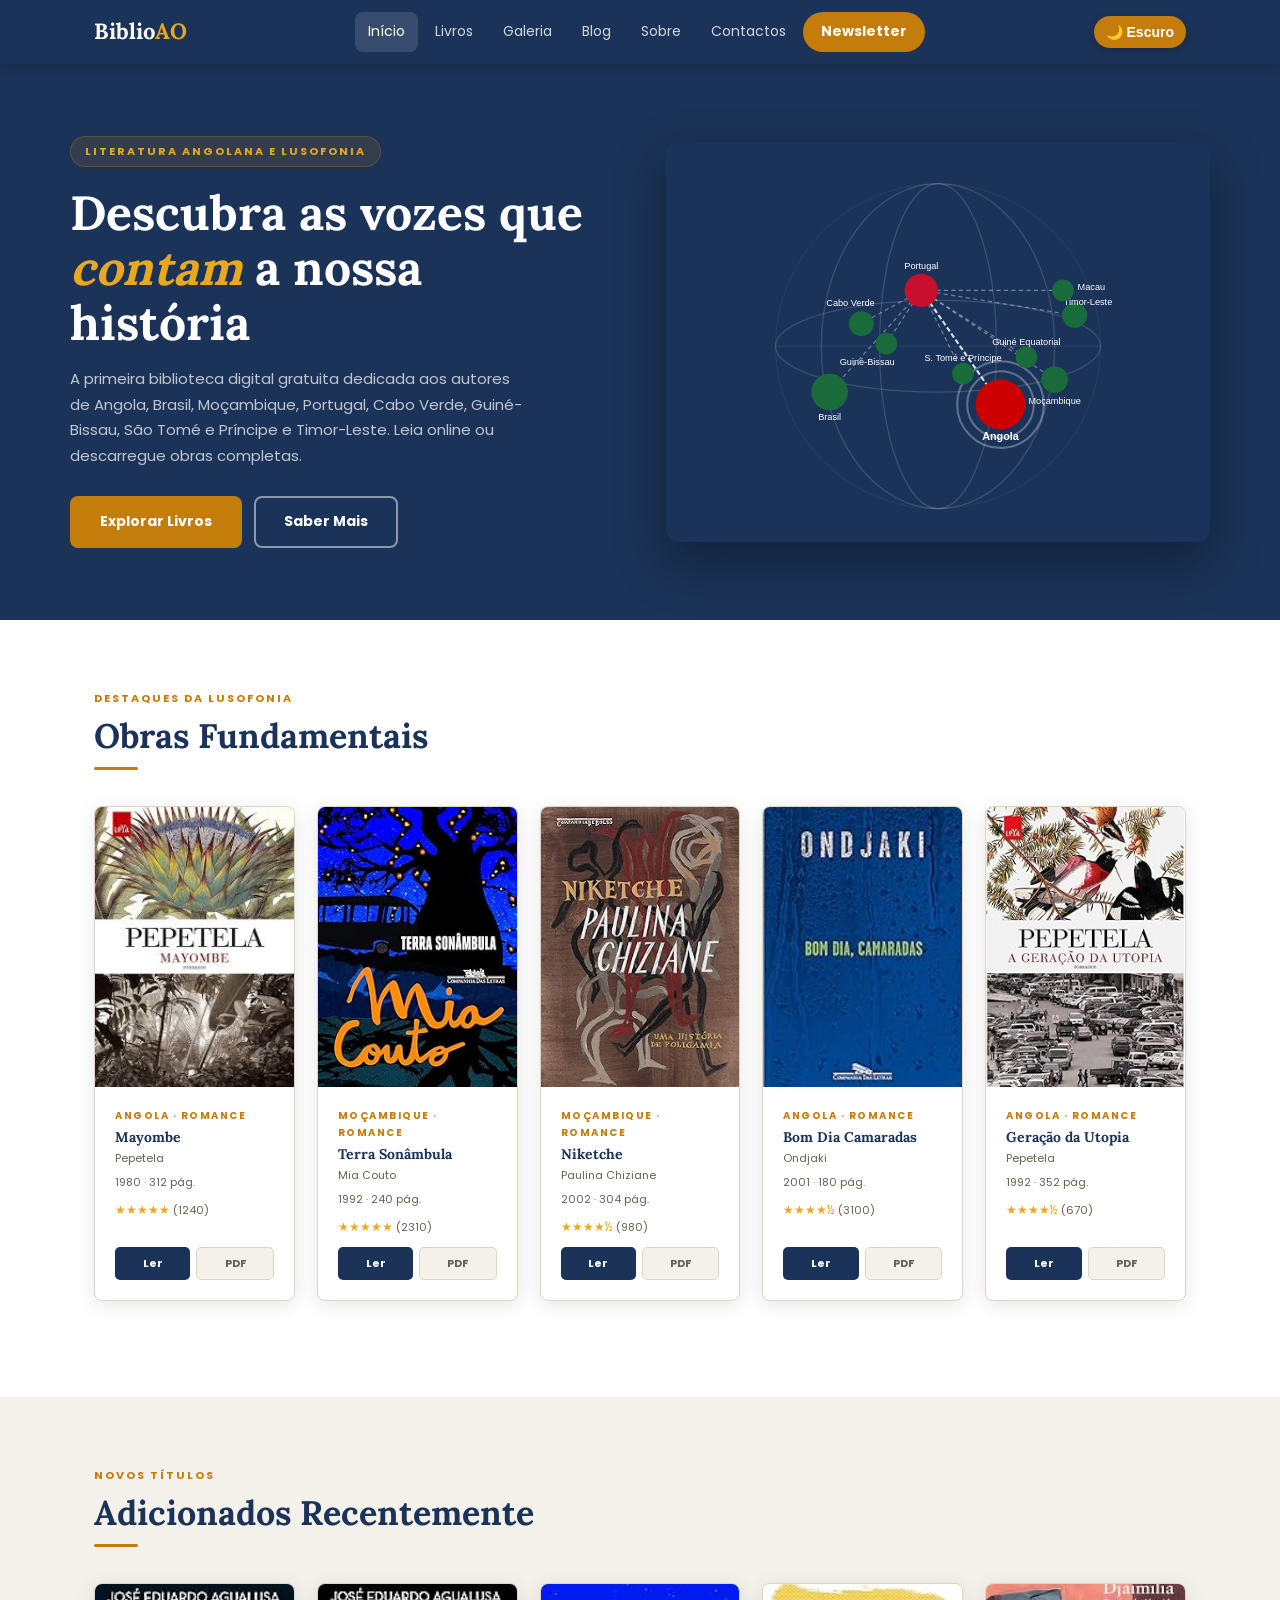
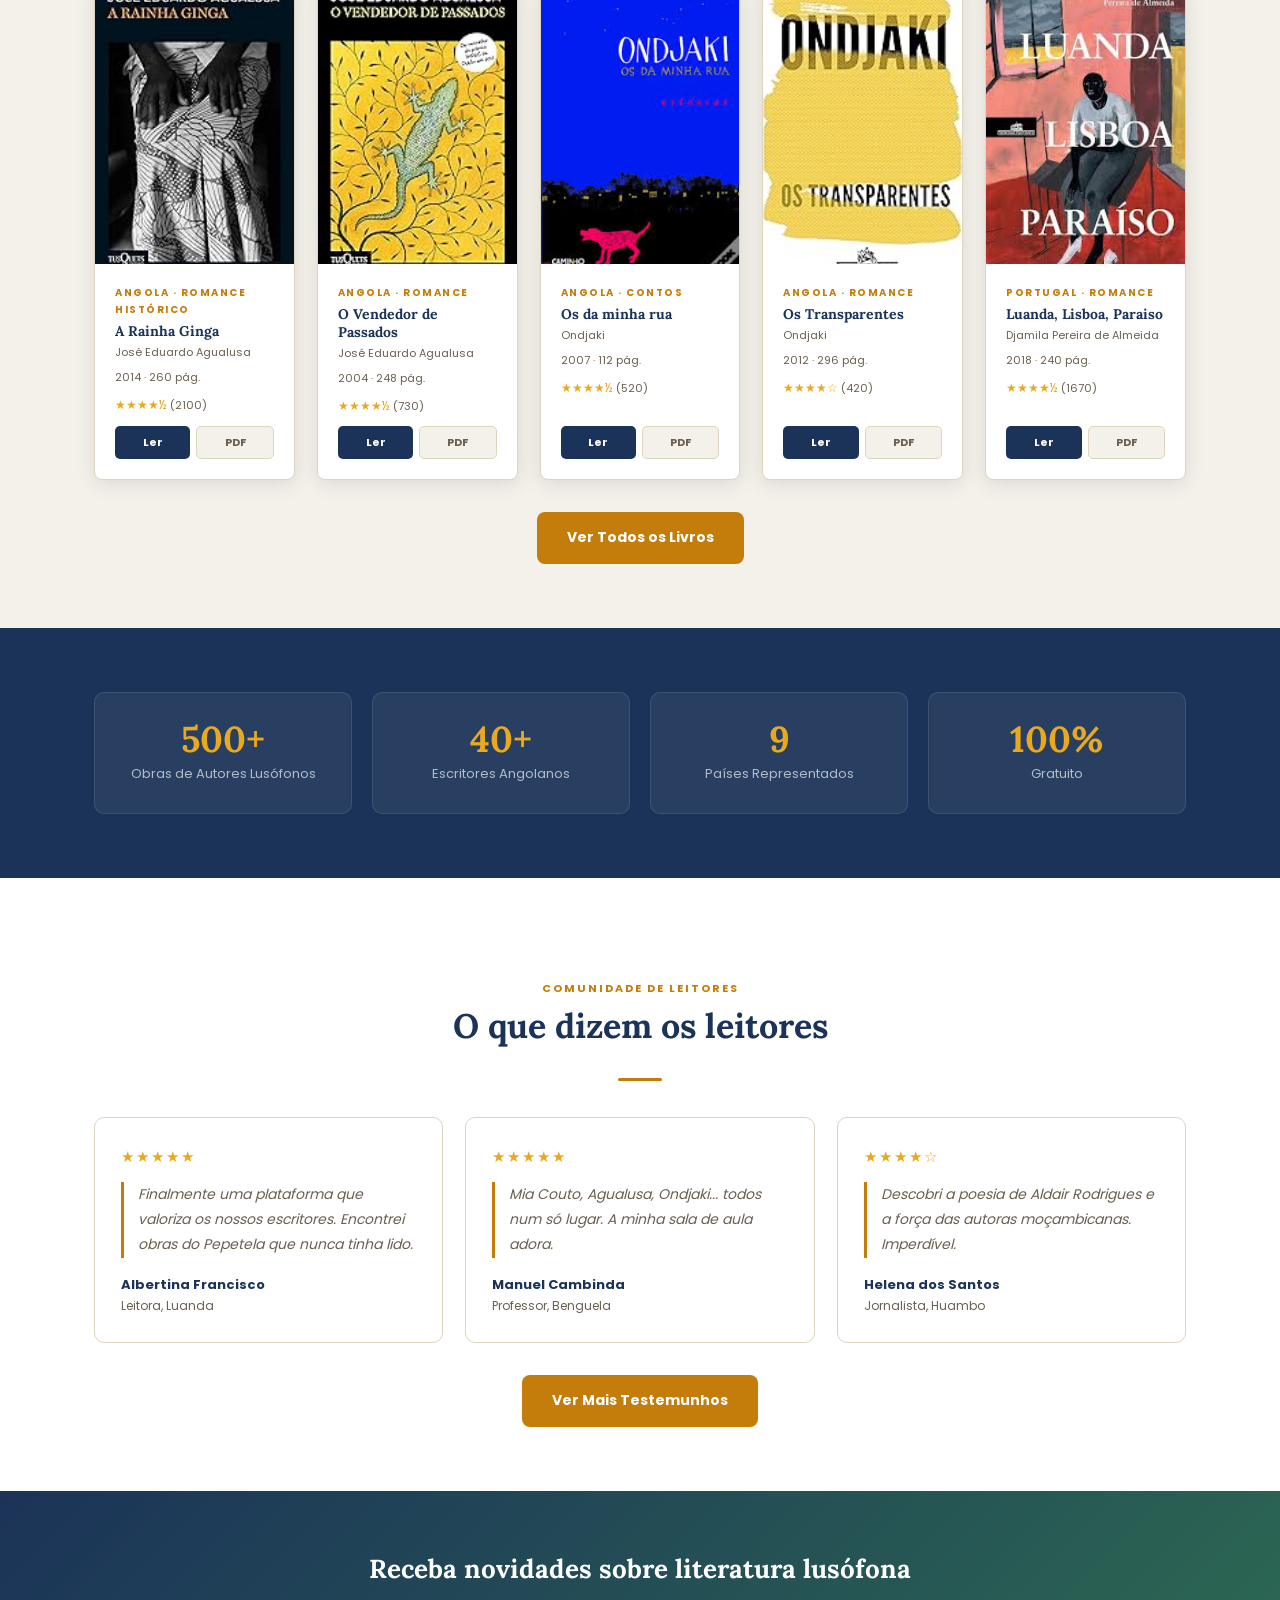
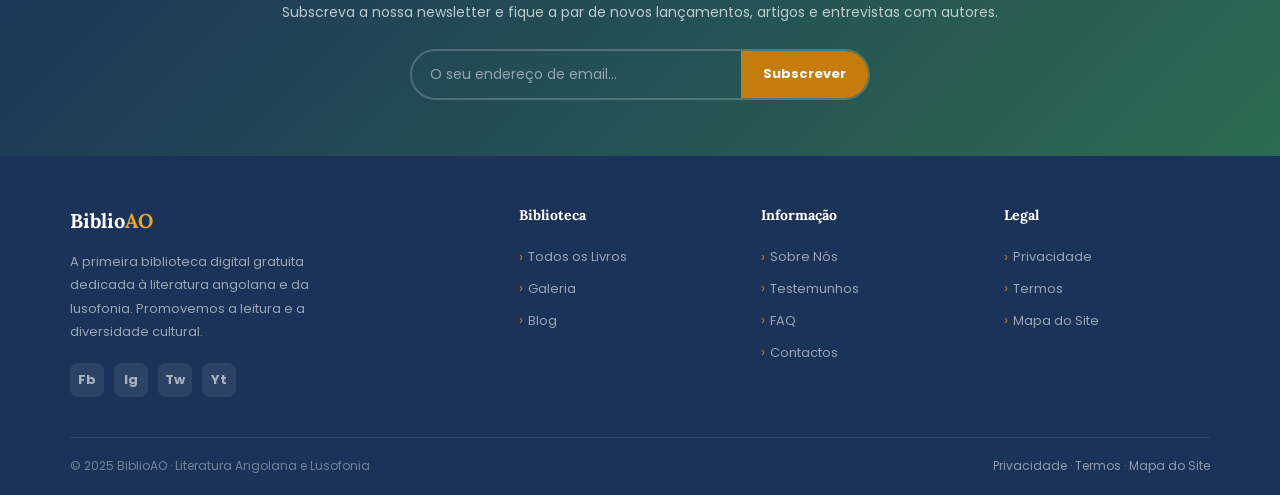
<file: index.html>
<!DOCTYPE html>
<html lang="pt">

<head>
  
  <script async src="https://www.googletagmanager.com/gtag/js?id=G-L528276ZMW"></script>
  <script>
    window.dataLayer = window.dataLayer || [];
      function gtag(){dataLayer.push(arguments);}
        gtag('js', new Date());
        
          gtag('config', 'G-L528276ZMW');
          </script>
  <meta charset="UTF-8">
  <meta name="viewport" content="width=device-width, initial-scale=1.0">
  <meta name="description" content="BiblioAO — A primeira biblioteca digital gratuita dedicada à literatura angolana e da lusofonia. Centenas de livros de Angola, Brasil, Moçambique, Portugal, Cabo Verde, Guiné-Bissau, São Tomé e Príncipe e Timor-Leste.">
  <title>BiblioAO — Literatura Angolana e Lusofonia</title>
  <link rel="icon" href="fontes/favicon.svg" type="image/svg+xml">
  <link rel="stylesheet" href="css/global.css">
  <link rel="stylesheet" href="css/componentes.css">
  <link rel="stylesheet" href="css/index.css">
</head>
<body>
  <input type="checkbox" id="nav-toggle" class="nav-toggle">
  <header class="nav">
    <div class="nav-interior">
      <a href="index.html" class="nav-logo">Biblio<span>AO</span></a>
      <nav class="nav-links" aria-label="Menu principal">
        <a href="index.html" class="ativo">Início</a>
        <a href="html/categorias.html">Livros</a>
        <a href="html/galeria.html">Galeria</a>
        <a href="html/blog.html">Blog</a>
        <a href="html/sobre-nos.html">Sobre</a>
        <a href="html/contactos.html">Contactos</a>
        <a href="html/newsletter.html" class="nav-btn">Newsletter</a>
      </nav>

      <button id="btn-tema" class="btn-tema-alternar" aria-label="Alternar tema">
        <span class="icone-sol">☀️</span>
        <span class="icone-lua">🌙</span>
      </button>

      <label for="nav-toggle" class="nav-toggle-label" aria-label="Menu" aria-expanded="false">
        <span></span>
        <span></span>
        <span></span>
      </label>
    </div>
    <nav class="nav-mobile" aria-label="Menu mobile">
      <a href="index.html">Início</a>
      <a href="html/categorias.html">Livros</a>
      <a href="html/galeria.html">Galeria</a>
      <a href="html/blog.html">Blog</a>
      <a href="html/sobre-nos.html">Sobre</a>
      <a href="html/contactos.html">Contactos</a>
      <a href="html/newsletter.html">Newsletter</a>
    </nav>
  </header>

  <main>
    <section class="hero">
      <div class="hero-grid">
        <div class="hero-texto">
          <div class="hero-tag">Literatura Angolana e Lusofonia</div>
          <h1>Descubra as vozes que <em>contam</em> a nossa história</h1>
          <p class="hero-desc">A primeira biblioteca digital gratuita dedicada aos autores de Angola, Brasil, Moçambique, Portugal, Cabo Verde, Guiné-Bissau, São Tomé e Príncipe e Timor-Leste. Leia online ou descarregue obras completas.</p>
          <div class="hero-botoes">
            <a href="html/categorias.html" class="btn btn-principal">Explorar Livros</a>
            <a href="html/sobre-nos.html" class="btn btn-contorno">Saber Mais</a>
          </div>
        </div>
        <div class="hero-img">
          <img src="imagens/hero.svg" alt="Prateleira com livros de autores lusófonos" width="600" height="400">
        </div>
      </div>
    </section>

    <section class="secao">
      <div class="container">
        <div class="etiqueta">Destaques da Lusofonia</div>
        <h2 class="titulo-secao">Obras Fundamentais</h2>
        <div class="linha-dourada"></div>
        <div class="grelha-livros">
          <div class="livro-card">
            <img src="imagens/mayombe.jpg" alt="Mayombe - Pepetela" width="120" height="180">
            <div class="livro-info">
              <div class="livro-cat">Angola · Romance</div>
              <div class="livro-titulo">Mayombe</div>
              <div class="livro-autor">Pepetela</div>
              <div class="livro-meta">1980 · 312 pág.</div>
              <div class="livro-stars">★★★★★ <span>(1240)</span></div>
              <div class="livro-acoes">
                <button class="btn-ler">Ler</button>
                <button class="btn-baixar">PDF</button>
              </div>
            </div>
          </div>
          <div class="livro-card">
            <img src="imagens/terra-sonambula.jpg" alt="Terra Sonâmbula - Mia Couto" width="120" height="180">
            <div class="livro-info">
              <div class="livro-cat">Moçambique · Romance</div>
              <div class="livro-titulo">Terra Sonâmbula</div>
              <div class="livro-autor">Mia Couto</div>
              <div class="livro-meta">1992 · 240 pág.</div>
              <div class="livro-stars">★★★★★ <span>(2310)</span></div>
              <div class="livro-acoes">
                <button class="btn-ler">Ler</button>
                <button class="btn-baixar">PDF</button>
              </div>
            </div>
          </div>
          <div class="livro-card">
            <img src="imagens/niketche.jpg" alt="Niketche - Paulina Chiziane" width="120" height="180">
            <div class="livro-info">
              <div class="livro-cat">Moçambique · Romance</div>
              <div class="livro-titulo">Niketche</div>
              <div class="livro-autor">Paulina Chiziane</div>
              <div class="livro-meta">2002 · 304 pág.</div>
              <div class="livro-stars">★★★★½ <span>(980)</span></div>
              <div class="livro-acoes">
                <button class="btn-ler">Ler</button>
                <button class="btn-baixar">PDF</button>
              </div>
            </div>
          </div>
          <div class="livro-card">
            <img src="imagens/bom-dia-camaradas.jpg" alt="Bom Dia Camaradas - Ondjaki" width="120" height="180">
            <div class="livro-info">
              <div class="livro-cat">Angola · Romance</div>
              <div class="livro-titulo">Bom Dia Camaradas</div>
              <div class="livro-autor">Ondjaki</div>
              <div class="livro-meta">2001 · 180 pág.</div>
              <div class="livro-stars">★★★★½ <span>(3100)</span></div>
              <div class="livro-acoes">
                <button class="btn-ler">Ler</button>
                <button class="btn-baixar">PDF</button>
              </div>
            </div>
          </div>
          <div class="livro-card">
            <img src="imagens/geracao-da-utopia.jpg" alt="Geração da Utopia - Pepetela" width="120" height="180">
            <div class="livro-info">
              <div class="livro-cat">Angola · Romance</div>
              <div class="livro-titulo">Geração da Utopia</div>
              <div class="livro-autor">Pepetela</div>
              <div class="livro-meta">1992 · 352 pág.</div>
              <div class="livro-stars">★★★★½ <span>(670)</span></div>
              <div class="livro-acoes">
                <button class="btn-ler">Ler</button>
                <button class="btn-baixar">PDF</button>
              </div>
            </div>
          </div>
        </div>
      </div>
    </section>

    <section class="secao secao-cinza">
      <div class="container">
        <div class="etiqueta">Novos Títulos</div>
        <h2 class="titulo-secao">Adicionados Recentemente</h2>
        <div class="linha-dourada"></div>
        <div class="grelha-livros">
          <div class="livro-card">
            <img src="imagens/rainha-ginga.jpg" alt="A Rainha Ginga - Agualusa" width="120" height="180">
            <div class="livro-info">
              <div class="livro-cat">Angola · Romance Histórico</div>
              <div class="livro-titulo">A Rainha Ginga</div>
              <div class="livro-autor">José Eduardo Agualusa</div>
              <div class="livro-meta">2014 · 260 pág.</div>
              <div class="livro-stars">★★★★½ <span>(2100)</span></div>
              <div class="livro-acoes">
                <button class="btn-ler">Ler</button>
                <button class="btn-baixar">PDF</button>
              </div>
            </div>
          </div>
          <div class="livro-card">
            <img src="imagens/o-vendedor-de-passados.jpg" alt="O Vendedor de Passados - Agualusa" width="120" height="180">
            <div class="livro-info">
              <div class="livro-cat">Angola · Romance</div>
              <div class="livro-titulo">O Vendedor de Passados</div>
              <div class="livro-autor">José Eduardo Agualusa</div>
              <div class="livro-meta">2004 · 248 pág.</div>
              <div class="livro-stars">★★★★½ <span>(730)</span></div>
              <div class="livro-acoes">
                <button class="btn-ler">Ler</button>
                <button class="btn-baixar">PDF</button>
              </div>
            </div>
          </div>
          <div class="livro-card">
            <img src="imagens/minha-rua.jpg" alt="Os da minha rua" width="120" height="180">
            <div class="livro-info">
              <div class="livro-cat">Angola · Contos</div>
              <div class="livro-titulo">Os da minha rua</div>
              <div class="livro-autor">Ondjaki</div>
              <div class="livro-meta">2007 · 112 pág.</div>
              <div class="livro-stars">★★★★½ <span>(520)</span></div>
              <div class="livro-acoes">
                <button class="btn-ler">Ler</button>
                <button class="btn-baixar">PDF</button>
              </div>
            </div>
          </div>
          <div class="livro-card">
            <img src="imagens/os-transparentes.jpg" alt="Os Transparentes - Ondjaki" width="120" height="180">
            <div class="livro-info">
              <div class="livro-cat">Angola · Romance</div>
              <div class="livro-titulo">Os Transparentes</div>
              <div class="livro-autor">Ondjaki</div>
              <div class="livro-meta">2012 · 296 pág.</div>
              <div class="livro-stars">★★★★☆ <span>(420)</span></div>
              <div class="livro-acoes">
                <button class="btn-ler">Ler</button>
                <button class="btn-baixar">PDF</button>
              </div>
            </div>
          </div>
          <div class="livro-card">
            <img src="imagens/paraiso.jpg" alt="Luanda,Lisboa,Paraiso" width="120" height="180">
            <div class="livro-info">
              <div class="livro-cat">Portugal · Romance</div>
              <div class="livro-titulo">Luanda, Lisboa, Paraiso</div>
              <div class="livro-autor">Djamila Pereira de Almeida</div>
              <div class="livro-meta">2018 · 240 pág.</div>
              <div class="livro-stars">★★★★½ <span>(1670)</span></div>
              <div class="livro-acoes">
                <button class="btn-ler">Ler</button>
                <button class="btn-baixar">PDF</button>
              </div>
            </div>
          </div>
        </div>
        <div class="centro">
          <a href="html/categorias.html" class="btn btn-principal">Ver Todos os Livros</a>
        </div>
      </div>
    </section>

    <section class="secao secao-azul">
      <div class="container">
        <div class="stats-grid">
          <div class="stat">
            <div class="stat-num">500+</div>
            <div class="stat-label">Obras de Autores Lusófonos</div>
          </div>
          <div class="stat">
            <div class="stat-num">40+</div>
            <div class="stat-label">Escritores Angolanos</div>
          </div>
          <div class="stat">
            <div class="stat-num">9</div>
            <div class="stat-label">Países Representados</div>
          </div>
          <div class="stat">
            <div class="stat-num">100%</div>
            <div class="stat-label">Gratuito</div>
          </div>
        </div>
      </div>
    </section>

    <section class="secao">
      <div class="container">
        <div class="centro">
          <div class="etiqueta">Comunidade de Leitores</div>
          <h2 class="titulo-secao">O que dizem os leitores</h2>
          <div class="linha-dourada centro"></div>
        </div>
        <div class="testemunhos-grid">
          <div class="testemunho">
            <div class="testemunho-stars">★★★★★</div>
            <p class="testemunho-texto">Finalmente uma plataforma que valoriza os nossos escritores. Encontrei obras do Pepetela que nunca tinha lido.</p>
            <div class="testemunho-nome">Albertina Francisco</div>
            <div class="testemunho-cargo">Leitora, Luanda</div>
          </div>
          <div class="testemunho">
            <div class="testemunho-stars">★★★★★</div>
            <p class="testemunho-texto">Mia Couto, Agualusa, Ondjaki... todos num só lugar. A minha sala de aula adora.</p>
            <div class="testemunho-nome">Manuel Cambinda</div>
            <div class="testemunho-cargo">Professor, Benguela</div>
          </div>
          <div class="testemunho">
            <div class="testemunho-stars">★★★★☆</div>
            <p class="testemunho-texto">Descobri a poesia de Aldair Rodrigues e a força das autoras moçambicanas. Imperdível.</p>
            <div class="testemunho-nome">Helena dos Santos</div>
            <div class="testemunho-cargo">Jornalista, Huambo</div>
          </div>
        </div>
        <div class="centro">
          <a href="html/testemunhos.html" class="btn btn-principal">Ver Mais Testemunhos</a>
        </div>
      </div>
    </section>

    <section class="nl-inline">
      <h2>Receba novidades sobre literatura lusófona</h2>
      <p>Subscreva a nossa newsletter e fique a par de novos lançamentos, artigos e entrevistas com autores.</p>
      <form class="nl-form-inline" action="html/newsletter.html" method="post">
        <input type="email" name="email" placeholder="O seu endereço de email...">
        <button><a href="html/newsletter.html">Subscrever</a></button>
      </form>
    </section>
  </main>

  <footer class="rodape">
    <div class="rodape-grid">
      <div>
        <div class="rodape-logo">Biblio<span>AO</span></div>
        <p class="rodape-desc">A primeira biblioteca digital gratuita dedicada à literatura angolana e da lusofonia. Promovemos a leitura e a diversidade cultural.</p>
        <div class="rodape-redes">
          <a href="https://www.facebook.com/juliomalanda.junior" aria-label="Facebook">Fb</a>
          <a href="https://www.instagram.com/juliomalanda/" aria-label="Instagram">Ig</a>
          <a href="#" aria-label="Twitter">Tw</a>
          <a href="#" aria-label="YouTube">Yt</a>
        </div>
      </div>
      <div class="rodape-col">
        <div class="rodape-col-titulo">Biblioteca</div>
        <a href="html/categorias.html">Todos os Livros</a>
        <a href="html/galeria.html">Galeria</a>
        <a href="html/blog.html">Blog</a>
      </div>
      <div class="rodape-col">
        <div class="rodape-col-titulo">Informação</div>
        <a href="html/sobre-nos.html">Sobre Nós</a>
        <a href="html/testemunhos.html">Testemunhos</a>
        <a href="html/faq.html">FAQ</a>
        <a href="html/contactos.html">Contactos</a>
      </div>
      <div class="rodape-col">
        <div class="rodape-col-titulo">Legal</div>
        <a href="html/privacidade.html">Privacidade</a>
        <a href="html/termos.html">Termos</a>
        <a href="html/mapa-do-site.html">Mapa do Site</a>
      </div>
    </div>
    <div class="rodape-base">
      <span>&copy; 2025 BiblioAO · Literatura Angolana e Lusofonia</span>
      <span>
        <a href="html/privacidade.html">Privacidade</a> &middot;
        <a href="html/termos.html">Termos</a> &middot;
        <a href="html/mapa-do-site.html">Mapa do Site</a>
      </span>
    </div>
  </footer>

  <button id="btn-topo" title="Voltar ao topo">↑</button>
  <script src="javaScript/app.js"></script>
</body>
</html>
</file>
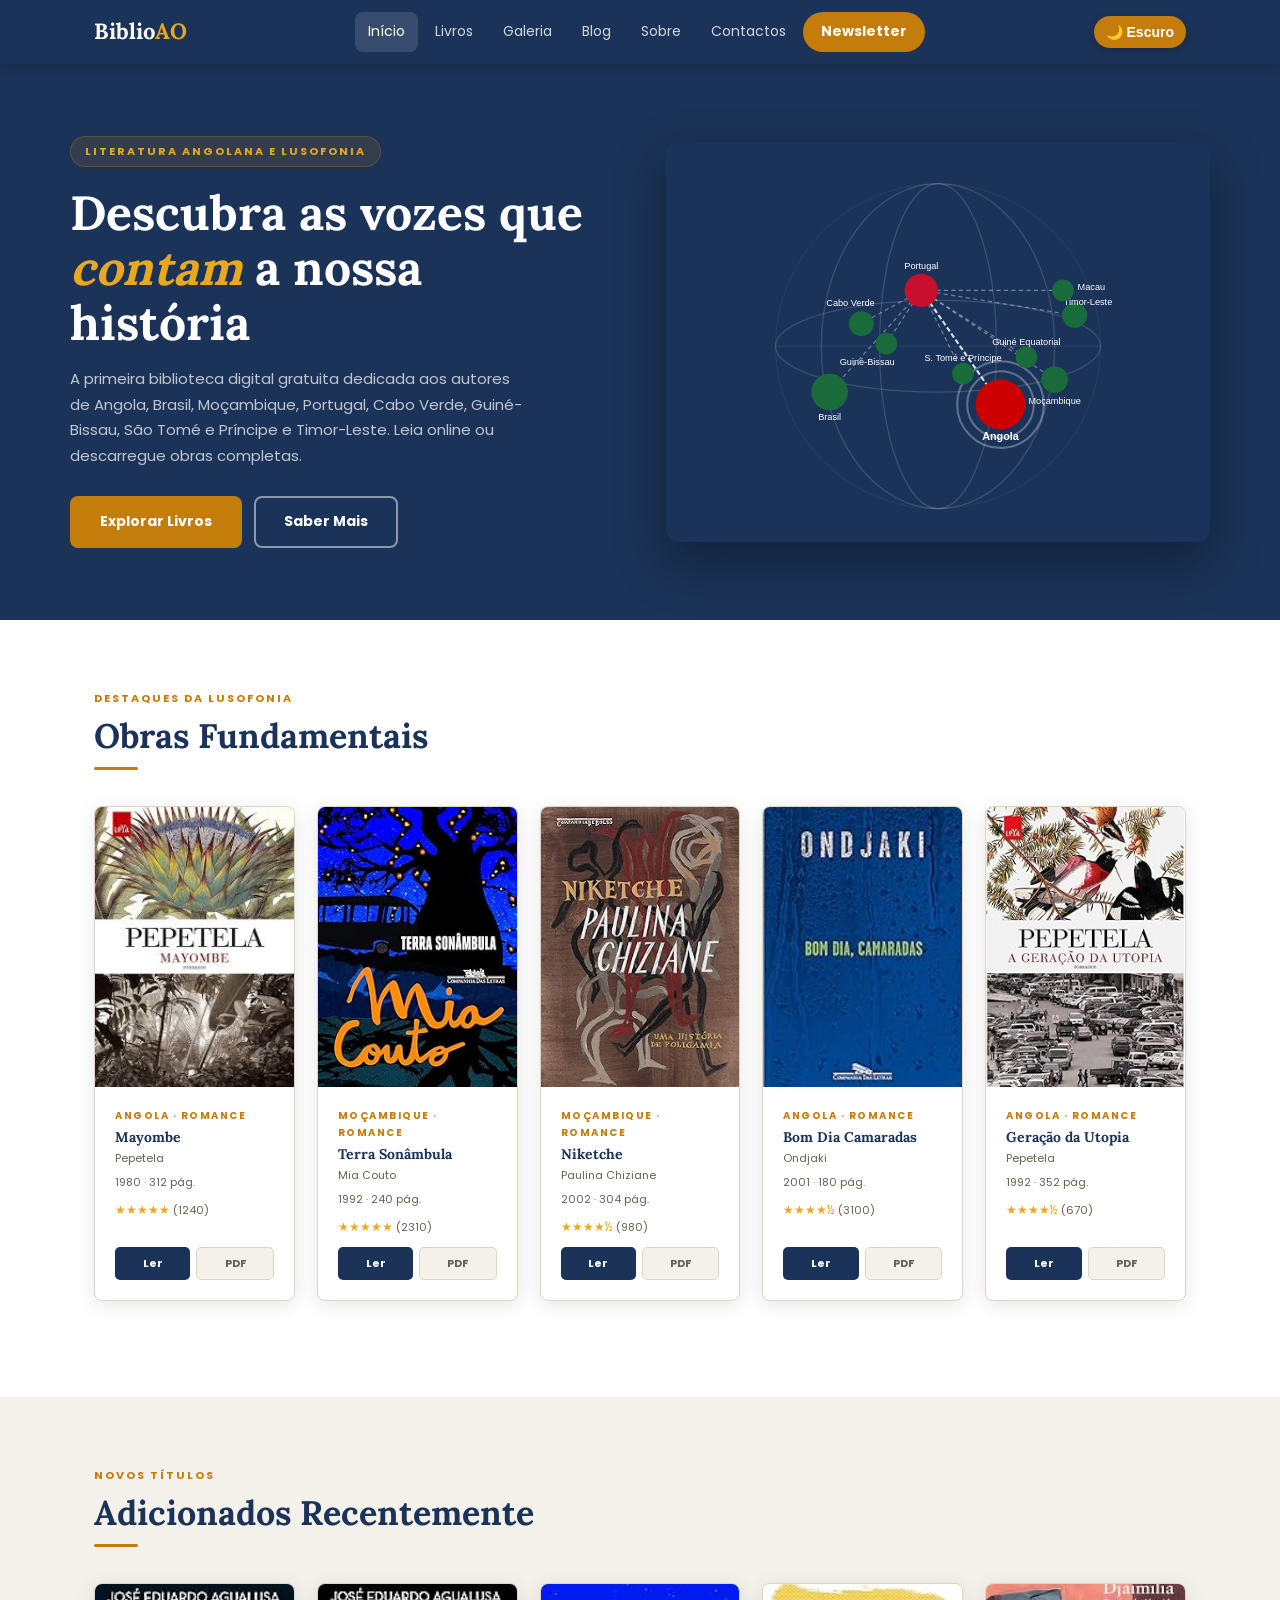
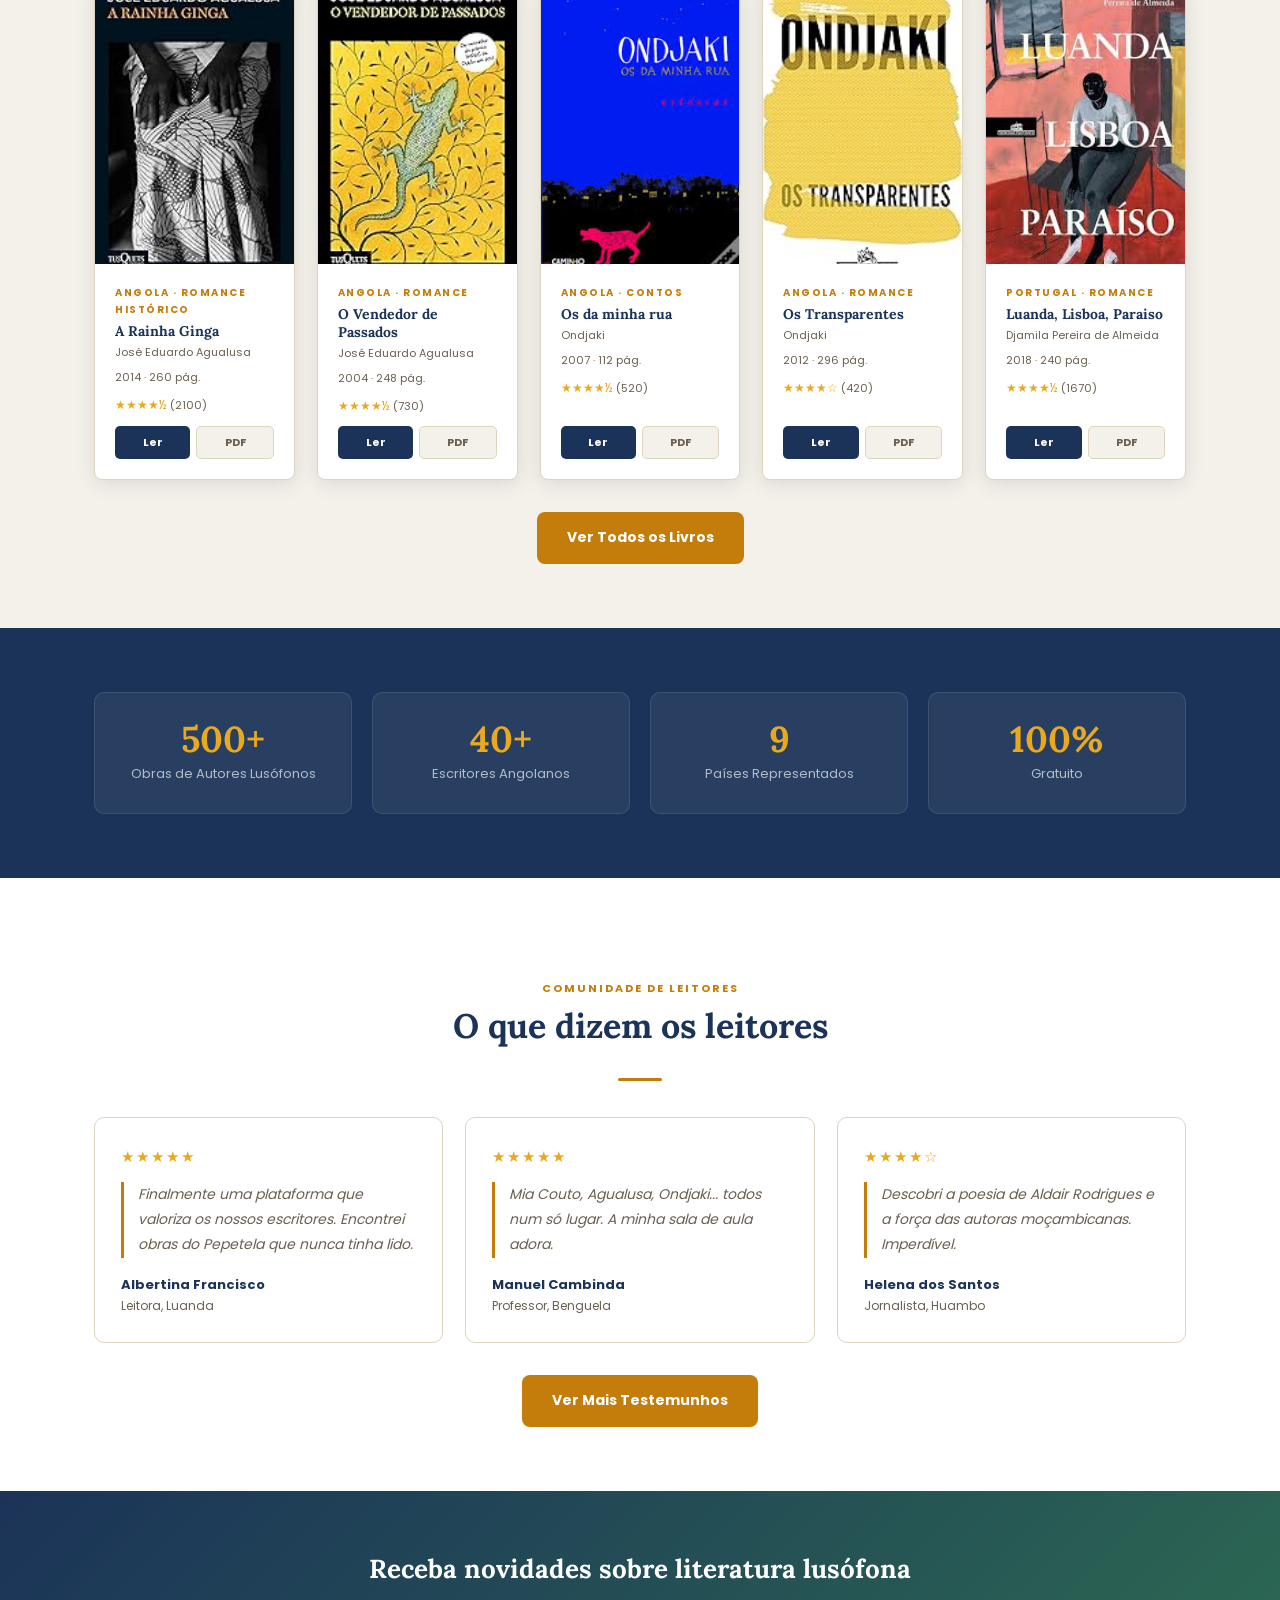
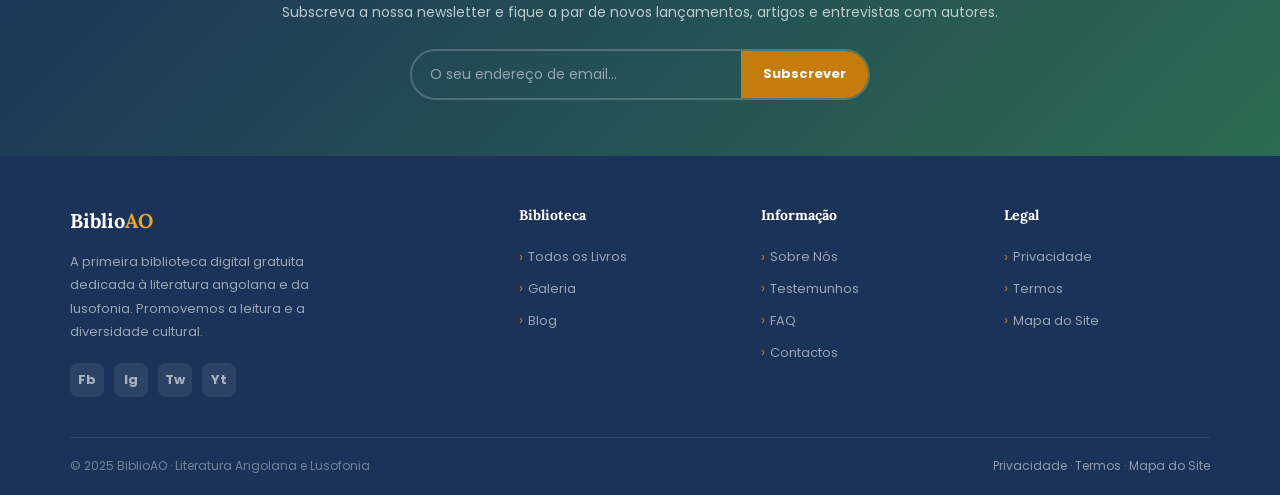
<file: html/index.html>
<!DOCTYPE html>
<html lang="pt">
<head>
  
  <script async src="https://www.googletagmanager.com/gtag/js?id=G-L528276ZMW"></script>
  <script>
    window.dataLayer = window.dataLayer || [];
      function gtag(){dataLayer.push(arguments);}
        gtag('js', new Date());
        
          gtag('config', 'G-L528276ZMW');
          </script>
  <meta charset="UTF-8">
  <meta name="viewport" content="width=device-width, initial-scale=1.0">
  <meta name="description" content="BiblioAO — A primeira biblioteca digital gratuita dedicada à literatura angolana e da lusofonia. Centenas de livros de Angola, Brasil, Moçambique, Portugal, Cabo Verde, Guiné-Bissau, São Tomé e Príncipe e Timor-Leste.">
  <title>BiblioAO — Literatura Angolana e Lusofonia</title>
  <link rel="icon" href="../fontes/favicon.svg" type="image/svg+xml">
  <link rel="stylesheet" href="../css/global.css">
  <link rel="stylesheet" href="../css/componentes.css">
  <link rel="stylesheet" href="../css/index.css">

</head>
<body>
  <input type="checkbox" id="nav-toggle" class="nav-toggle">
  <header class="nav">
    <div class="nav-interior">
      <a href="index.html" class="nav-logo">Biblio<span>AO</span></a>
      <nav class="nav-links" aria-label="Menu principal">
        <a href="index.html" class="ativo">Início</a>
        <a href="categorias.html">Livros</a>
        <a href="galeria.html">Galeria</a>
        <a href="blog.html">Blog</a>
        <a href="sobre-nos.html">Sobre</a>
        <a href="contactos.html">Contactos</a>
        <a href="newsletter.html" class="nav-btn">Newsletter</a>
      </nav>

      <button id="btn-tema" class="btn-tema-alternar" aria-label="Alternar tema">
        <span class="icone-sol">☀️</span>
        <span class="icone-lua">🌙</span>
    </button>


      <label for="nav-toggle" class="nav-toggle-label" aria-label="Menu" aria-expanded="false">
        <span></span>
        <span></span>
        <span></span>
      </label>
    </div>
    <nav class="nav-mobile" aria-label="Menu mobile">
      <a href="index.html">Início</a>
      <a href="categorias.html">Livros</a>
      <a href="galeria.html">Galeria</a>
      <a href="blog.html">Blog</a>
      <a href="sobre-nos.html">Sobre</a>
      <a href="contactos.html">Contactos</a>
      <a href="newsletter.html">Newsletter</a>
    </nav>

    
  </header>

  <main>
    <section class="hero">
      <div class="hero-grid">
        <div class="hero-texto">
          <div class="hero-tag">Literatura Angolana e Lusofonia</div>
          <h1>Descubra as vozes que <em>contam</em> a nossa história</h1>
          <p class="hero-desc">A primeira biblioteca digital gratuita dedicada aos autores de Angola, Brasil, Moçambique, Portugal, Cabo Verde, Guiné-Bissau, São Tomé e Príncipe e Timor-Leste. Leia online ou descarregue obras completas.</p>
          <div class="hero-botoes">
            <a href="categorias.html" class="btn btn-principal">Explorar Livros</a>
            <a href="sobre-nos.html" class="btn btn-contorno">Saber Mais</a>
          </div>
        </div>
        <div class="hero-img">
          <img src="../imagens/hero.svg" alt="Prateleira com livros de autores lusófonos" width="600" height="400">
        </div>
      </div>
    </section>

   

    <section class="secao">
      <div class="container">
        <div class="etiqueta">Destaques da Lusofonia</div>
        <h2 class="titulo-secao">Obras Fundamentais</h2>
        <div class="linha-dourada"></div>
        <div class="grelha-livros">
          <div class="livro-card">
            <img src="../imagens/mayombe.jpg" alt="Mayombe - Pepetela" width="120" height="180">
            <div class="livro-info">
              <div class="livro-cat">Angola · Romance</div>
              <div class="livro-titulo">Mayombe</div>
              <div class="livro-autor">Pepetela</div>
              <div class="livro-meta">1980 · 312 pág.</div>
              <div class="livro-stars">★★★★★ <span>(1240)</span></div>
              <div class="livro-acoes">
                <button class="btn-ler">Ler</button>
                <button class="btn-baixar">PDF</button>
              </div>
            </div>
          </div>
          <div class="livro-card">
            <img src="../imagens/terra-sonambula.jpg" alt="Terra Sonâmbula - Mia Couto" width="120" height="180">
            <div class="livro-info">
              <div class="livro-cat">Moçambique · Romance</div>
              <div class="livro-titulo">Terra Sonâmbula</div>
              <div class="livro-autor">Mia Couto</div>
              <div class="livro-meta">1992 · 240 pág.</div>
              <div class="livro-stars">★★★★★ <span>(2310)</span></div>
              <div class="livro-acoes">
                <button class="btn-ler">Ler</button>
                <button class="btn-baixar">PDF</button>
              </div>
            </div>
          </div>
          <div class="livro-card">
            <img src="../imagens/niketche.jpg" alt="Niketche - Paulina Chiziane" width="120" height="180">
            <div class="livro-info">
              <div class="livro-cat">Moçambique · Romance</div>
              <div class="livro-titulo">Niketche</div>
              <div class="livro-autor">Paulina Chiziane</div>
              <div class="livro-meta">2002 · 304 pág.</div>
              <div class="livro-stars">★★★★½ <span>(980)</span></div>
              <div class="livro-acoes">
                <button class="btn-ler">Ler</button>
                <button class="btn-baixar">PDF</button>
              </div>
            </div>
          </div>
          <div class="livro-card">
            <img src="../imagens/bom-dia-camaradas.jpg" alt="Bom Dia Camaradas - Ondjaki" width="120" height="180">
            <div class="livro-info">
              <div class="livro-cat">Angola · Romance</div>
              <div class="livro-titulo">Bom Dia Camaradas</div>
              <div class="livro-autor">Ondjaki</div>
              <div class="livro-meta">2001 · 180 pág.</div>
              <div class="livro-stars">★★★★½ <span>(3100)</span></div>
              <div class="livro-acoes">
                <button class="btn-ler">Ler</button>
                <button class="btn-baixar">PDF</button>
              </div>
            </div>
          </div>
          <div class="livro-card">
            <img src="../imagens/geracao-da-utopia.jpg" alt="Geração da Utopia - Pepetela" width="120" height="180">
            <div class="livro-info">
              <div class="livro-cat">Angola · Romance</div>
              <div class="livro-titulo">Geração da Utopia</div>
              <div class="livro-autor">Pepetela</div>
              <div class="livro-meta">1992 · 352 pág.</div>
              <div class="livro-stars">★★★★½ <span>(670)</span></div>
              <div class="livro-acoes">
                <button class="btn-ler">Ler</button>
                <button class="btn-baixar">PDF</button>
              </div>
            </div>
          </div>
        </div>
      </div>
    </section>

    <section class="secao secao-cinza">
      <div class="container">
        <div class="etiqueta">Novos Títulos</div>
        <h2 class="titulo-secao">Adicionados Recentemente</h2>
        <div class="linha-dourada"></div>
        <div class="grelha-livros">
          <div class="livro-card">
            <img src="../imagens/rainha-ginga.jpg" alt="A Rainha Ginga - Agualusa" width="120" height="180">
            <div class="livro-info">
              <div class="livro-cat">Angola · Romance Histórico</div>
              <div class="livro-titulo">A Rainha Ginga</div>
              <div class="livro-autor">José Eduardo Agualusa</div>
              <div class="livro-meta">2014 · 260 pág.</div>
              <div class="livro-stars">★★★★½ <span>(2100)</span></div>
              <div class="livro-acoes">
                <button class="btn-ler">Ler</button>
                <button class="btn-baixar">PDF</button>
              </div>
            </div>
          </div>
          <div class="livro-card">
            <img src="../imagens/o-vendedor-de-passados.jpg" alt="O Vendedor de Passados - Agualusa" width="120" height="180">
            <div class="livro-info">
              <div class="livro-cat">Angola · Romance</div>
              <div class="livro-titulo">O Vendedor de Passados</div>
              <div class="livro-autor">José Eduardo Agualusa</div>
              <div class="livro-meta">2004 · 248 pág.</div>
              <div class="livro-stars">★★★★½ <span>(730)</span></div>
              <div class="livro-acoes">
                <button class="btn-ler">Ler</button>
                <button class="btn-baixar">PDF</button>
              </div>
            </div>
          </div>
          <div class="livro-card">
            <img src="../imagens/minha-rua.jpg" alt="Os da minha rua" width="120" height="180">
            <div class="livro-info">
              <div class="livro-cat">Angola · Contos</div>
              <div class="livro-titulo">Os da minha rua</div>
              <div class="livro-autor">Ondjaki</div>
              <div class="livro-meta">2007 · 112 pág.</div>
              <div class="livro-stars">★★★★½ <span>(520)</span></div>
              <div class="livro-acoes">
                <button class="btn-ler">Ler</button>
                <button class="btn-baixar">PDF</button>
              </div>
            </div>
          </div>
          <div class="livro-card">
            <img src="../imagens/os-transparentes.jpg" alt="Os Transparentes - Ondjaki" width="120" height="180">
            <div class="livro-info">
              <div class="livro-cat">Angola · Romance</div>
              <div class="livro-titulo">Os Transparentes</div>
              <div class="livro-autor">Ondjaki</div>
              <div class="livro-meta">2012 · 296 pág.</div>
              <div class="livro-stars">★★★★☆ <span>(420)</span></div>
              <div class="livro-acoes">
                <button class="btn-ler">Ler</button>
                <button class="btn-baixar">PDF</button>
              </div>
            </div>
          </div>
          <div class="livro-card">
            <img src="../imagens/paraiso.jpg" alt="Luanda,Lisboa,Paraiso" width="120" height="180">
            <div class="livro-info">
              <div class="livro-cat">Portugal · Romance</div>
              <div class="livro-titulo">Luanda, Lisboa, Paraiso</div>
              <div class="livro-autor">Djamila Pereira de Almeida</div>
              <div class="livro-meta">2018 · 240 pág.</div>
              <div class="livro-stars">★★★★½ <span>(1670)</span></div>
              <div class="livro-acoes">
                <button class="btn-ler">Ler</button>
                <button class="btn-baixar">PDF</button>
              </div>
            </div>
          </div>
        </div>
        <div class="centro">
          <a href="categorias.html" class="btn btn-principal">Ver Todos os Livros</a>
        </div>
      </div>
    </section>

    <section class="secao secao-azul">
      <div class="container">
        <div class="stats-grid">
          <div class="stat">
            <div class="stat-num">500+</div>
            <div class="stat-label">Obras de Autores Lusófonos</div>
          </div>
          <div class="stat">
            <div class="stat-num">40+</div>
            <div class="stat-label">Escritores Angolanos</div>
          </div>
          <div class="stat">
            <div class="stat-num">9</div>
            <div class="stat-label">Países Representados</div>
          </div>
          <div class="stat">
            <div class="stat-num">100%</div>
            <div class="stat-label">Gratuito</div>
          </div>
        </div>
      </div>
    </section>

    <section class="secao">
      <div class="container">
        <div class="centro">
          <div class="etiqueta">Comunidade de Leitores</div>
          <h2 class="titulo-secao">O que dizem os leitores</h2>
          <div class="linha-dourada centro"></div>
        </div>
        <div class="testemunhos-grid">
          <div class="testemunho">
            <div class="testemunho-stars">★★★★★</div>
            <p class="testemunho-texto">Finalmente uma plataforma que valoriza os nossos escritores. Encontrei obras do Pepetela que nunca tinha lido.</p>
            <div class="testemunho-nome">Albertina Francisco</div>
            <div class="testemunho-cargo">Leitora, Luanda</div>
          </div>
          <div class="testemunho">
            <div class="testemunho-stars">★★★★★</div>
            <p class="testemunho-texto">Mia Couto, Agualusa, Ondjaki... todos num só lugar. A minha sala de aula adora.</p>
            <div class="testemunho-nome">Manuel Cambinda</div>
            <div class="testemunho-cargo">Professor, Benguela</div>
          </div>
          <div class="testemunho">
            <div class="testemunho-stars">★★★★☆</div>
            <p class="testemunho-texto">Descobri a poesia de Aldair Rodrigues e a força das autoras moçambicanas. Imperdível.</p>
            <div class="testemunho-nome">Helena dos Santos</div>
            <div class="testemunho-cargo">Jornalista, Huambo</div>
          </div>
        </div>
        <div class="centro">
          <a href="testemunhos.html" class="btn btn-principal">Ver Mais Testemunhos</a>
        </div>
      </div>
    </section>

    <section class="nl-inline">
      <h2>Receba novidades sobre literatura lusófona</h2>
      <p>Subscreva a nossa newsletter e fique a par de novos lançamentos, artigos e entrevistas com autores.</p>
      <form class="nl-form-inline" action="newsletter.html" method="post">
        <input type="email" name="email" placeholder="O seu endereço de email...">
        <button type="submit">Subscrever</button>
      </form>
    </section>
  </main>

  <footer class="rodape">
    <div class="rodape-grid">
      <div>
        <div class="rodape-logo">Biblio<span>AO</span></div>
        <p class="rodape-desc">A primeira biblioteca digital gratuita dedicada à literatura angolana e da lusofonia. Promovemos a leitura e a diversidade cultural.</p>
        <div class="rodape-redes">
          <a href="https://www.facebook.com/juliomalanda.junior" aria-label="Facebook">Fb</a>
          <a href="https://www.instagram.com/juliomalanda/" aria-label="Instagram">Ig</a>
          <a href="#" aria-label="Twitter">Tw</a>
          <a href="#" aria-label="YouTube">Yt</a>
        </div>
      </div>
      <div class="rodape-col">
        <div class="rodape-col-titulo">Biblioteca</div>
        <a href="categorias.html">Todos os Livros</a>
        <a href="galeria.html">Galeria</a>
        <a href="blog.html">Blog</a>
      </div>
      <div class="rodape-col">
        <div class="rodape-col-titulo">Informação</div>
        <a href="sobre-nos.html">Sobre Nós</a>
        <a href="testemunhos.html">Testemunhos</a>
        <a href="faq.html">FAQ</a>
        <a href="contactos.html">Contactos</a>
      </div>
      <div class="rodape-col">
        <div class="rodape-col-titulo">Legal</div>
        <a href="privacidade.html">Privacidade</a>
        <a href="termos.html">Termos</a>
        <a href="mapa-do-site.html">Mapa do Site</a>
      </div>
    </div>
    <div class="rodape-base">
      <span>&copy; 2025 BiblioAO · Literatura Angolana e Lusofonia</span>
      <span>
        <a href="privacidade.html">Privacidade</a> &middot;
        <a href="termos.html">Termos</a> &middot;
        <a href="mapa-do-site.html">Mapa do Site</a>
      </span>
    </div>
  </footer>

  <button id="btn-topo" title="Voltar ao topo">↑</button>
  <script src="../javaScript/app.js"></script>
  

</body>
</html>
</file>
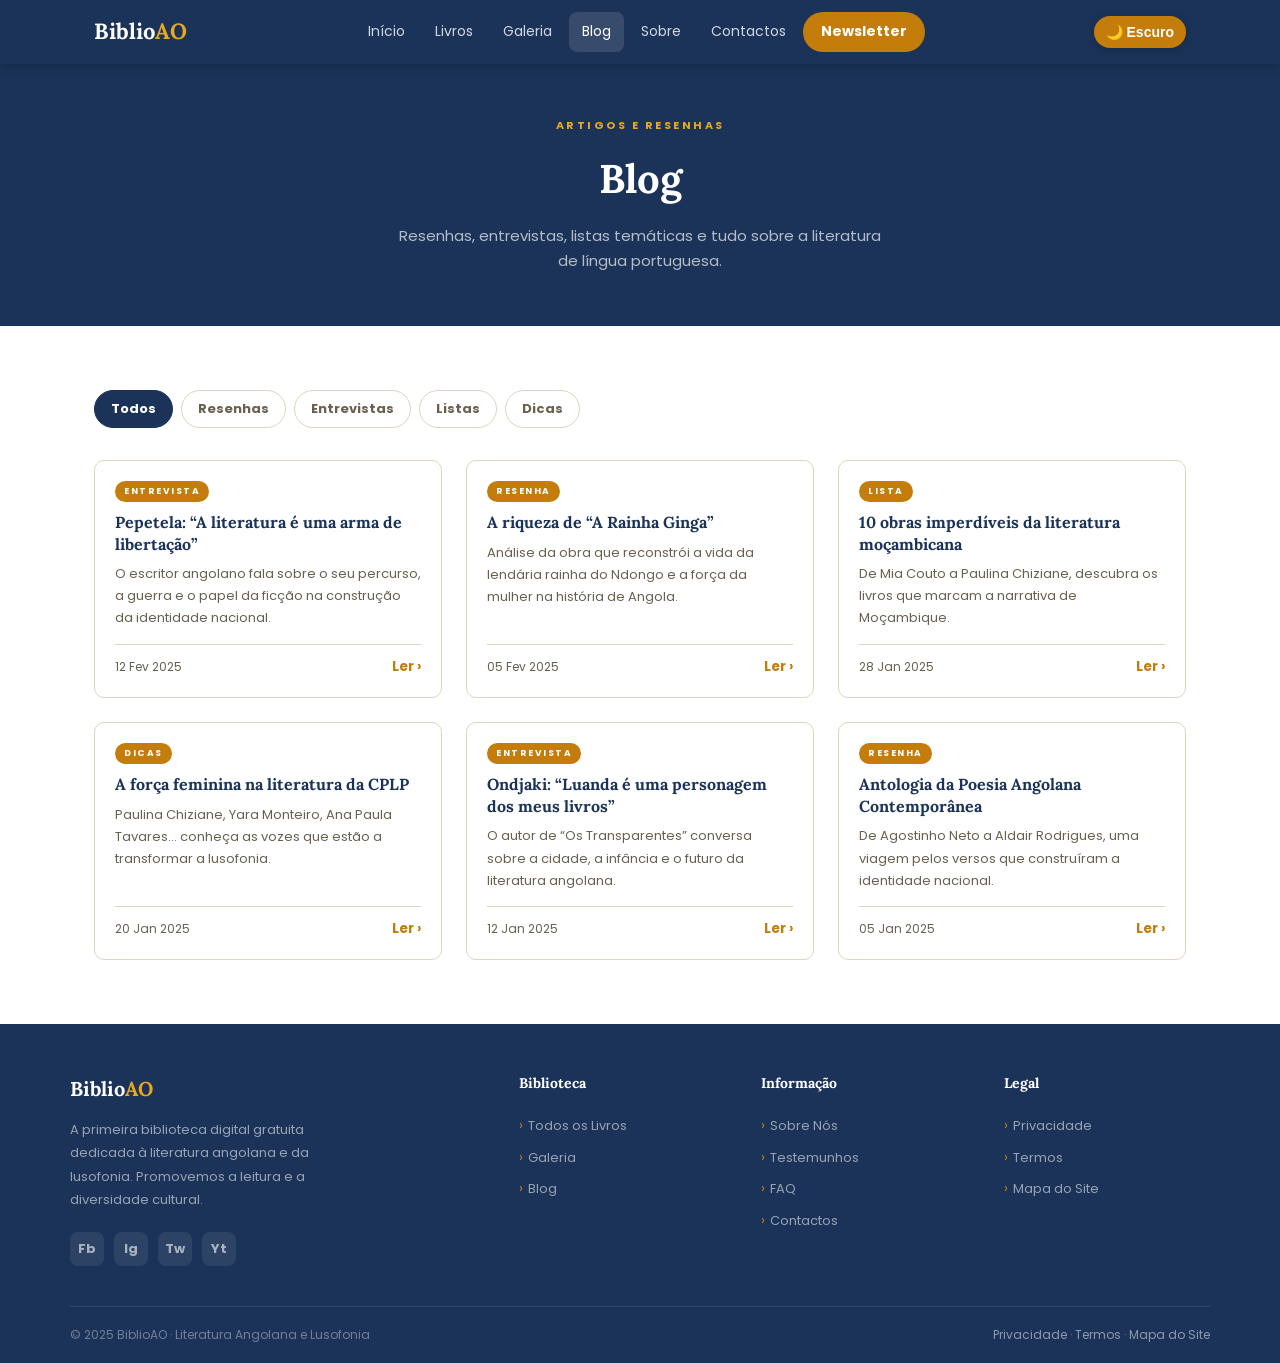
<file: html/blog.html>
<!DOCTYPE html>
<html lang="pt">
<head>
  
  <script async src="https://www.googletagmanager.com/gtag/js?id=G-L528276ZMW"></script>
  <script>
    window.dataLayer = window.dataLayer || [];
      function gtag(){dataLayer.push(arguments);}
        gtag('js', new Date());
        
          gtag('config', 'G-L528276ZMW');
          </script>
  <meta charset="UTF-8">
  <meta name="viewport" content="width=device-width, initial-scale=1.0">
  <meta name="description" content="BiblioAO — Blog sobre literatura angolana e da lusofonia. Resenhas, entrevistas com autores, listas de livros e dicas de leitura.">
  <title>Blog — Literatura Angolana e Lusofonia | BiblioAO</title>
  <link rel="icon" href="../fontes/favicon.svg" type="image/svg+xml">
  <link rel="stylesheet" href="../css/global.css">
  <link rel="stylesheet" href="../css/componentes.css">
  <link rel="stylesheet" href="../css/blog.css">
</head>
<body>
  <input type="checkbox" id="nav-toggle" class="nav-toggle">
  <header class="nav">
    <div class="nav-interior">
      <a href="../index.html" class="nav-logo">Biblio<span>AO</span></a>
      <nav class="nav-links" aria-label="Menu principal">
        <a href="../index.html">Início</a>
        <a href="categorias.html">Livros</a>
        <a href="galeria.html">Galeria</a>
        <a href="blog.html" class="ativo">Blog</a>
        <a href="sobre-nos.html">Sobre</a>
        <a href="contactos.html">Contactos</a>
        <a href="newsletter.html" class="nav-btn">Newsletter</a>
      </nav>

      <button id="btn-tema" class="btn-tema-alternar" aria-label="Alternar tema">
        <span class="icone-sol">☀️</span>
        <span class="icone-lua">🌙</span>
      </button>

      <label for="nav-toggle" class="nav-toggle-label" aria-label="Menu" aria-expanded="false">
        <span></span>
        <span></span>
        <span></span>
      </label>
    </div>
    <nav class="nav-mobile" aria-label="Menu mobile">
      <a href="../index.html">Início</a>
      <a href="categorias.html">Livros</a>
      <a href="galeria.html">Galeria</a>
      <a href="blog.html">Blog</a>
      <a href="sobre-nos.html">Sobre</a>
      <a href="contactos.html">Contactos</a>
      <a href="newsletter.html">Newsletter</a>
    </nav>
  </header>

  <div class="banner">
    <div class="banner-etiqueta">Artigos e Resenhas</div>
    <h1>Blog</h1>
    <p>Resenhas, entrevistas, listas temáticas e tudo sobre a literatura de língua portuguesa.</p>
  </div>

  <section class="secao">
    <div class="container">
      <div class="filtros">
        <a href="#" class="filtro-blog-btn ativo" data-filtro="todos">Todos</a>
        <a href="#" class="filtro-blog-btn" data-filtro="Resenhas">Resenhas</a>
        <a href="#" class="filtro-blog-btn" data-filtro="Entrevistas">Entrevistas</a>
        <a href="#" class="filtro-blog-btn" data-filtro="Listas">Listas</a>
        <a href="#" class="filtro-blog-btn" data-filtro="Dicas">Dicas</a>
      </div>
      <div class="blog-grid">
        <div class="artigo-card">
          <div class="artigo-corpo">
            <span class="artigo-tag">Entrevista</span>
            <h3 class="artigo-titulo">Pepetela: “A literatura é uma arma de libertação”</h3>
            <p class="artigo-resumo">O escritor angolano fala sobre o seu percurso, a guerra e o papel da ficção na construção da identidade nacional.</p>
            <div class="artigo-rodape"><span>12 Fev 2025</span><button class="artigo-ler">Ler ›</button></div>
          </div>
        </div>
        <div class="artigo-card">
          <div class="artigo-corpo">
            <span class="artigo-tag">Resenha</span>
            <h3 class="artigo-titulo">A riqueza de “A Rainha Ginga”</h3>
            <p class="artigo-resumo">Análise da obra que reconstrói a vida da lendária rainha do Ndongo e a força da mulher na história de Angola.</p>
            <div class="artigo-rodape"><span>05 Fev 2025</span><button class="artigo-ler">Ler ›</button></div>
          </div>
        </div>
        <div class="artigo-card">
          <div class="artigo-corpo">
            <span class="artigo-tag">Lista</span>
            <h3 class="artigo-titulo">10 obras imperdíveis da literatura moçambicana</h3>
            <p class="artigo-resumo">De Mia Couto a Paulina Chiziane, descubra os livros que marcam a narrativa de Moçambique.</p>
            <div class="artigo-rodape"><span>28 Jan 2025</span><button class="artigo-ler">Ler ›</button></div>
          </div>
        </div>
        <div class="artigo-card">
          <div class="artigo-corpo">
            <span class="artigo-tag">Dicas</span>
            <h3 class="artigo-titulo">A força feminina na literatura da CPLP</h3>
            <p class="artigo-resumo">Paulina Chiziane, Yara Monteiro, Ana Paula Tavares… conheça as vozes que estão a transformar a lusofonia.</p>
            <div class="artigo-rodape"><span>20 Jan 2025</span><button class="artigo-ler">Ler ›</button></div>
          </div>
        </div>
        <div class="artigo-card">
          <div class="artigo-corpo">
            <span class="artigo-tag">Entrevista</span>
            <h3 class="artigo-titulo">Ondjaki: “Luanda é uma personagem dos meus livros”</h3>
            <p class="artigo-resumo">O autor de “Os Transparentes” conversa sobre a cidade, a infância e o futuro da literatura angolana.</p>
            <div class="artigo-rodape"><span>12 Jan 2025</span><button class="artigo-ler">Ler ›</button></div>
          </div>
        </div>
        <div class="artigo-card">
          <div class="artigo-corpo">
            <span class="artigo-tag">Resenha</span>
            <h3 class="artigo-titulo">Antologia da Poesia Angolana Contemporânea</h3>
            <p class="artigo-resumo">De Agostinho Neto a Aldair Rodrigues, uma viagem pelos versos que construíram a identidade nacional.</p>
            <div class="artigo-rodape"><span>05 Jan 2025</span><button class="artigo-ler">Ler ›</button></div>
          </div>
        </div>
      </div>
    </div>
  </section>

  <footer class="rodape">
    <div class="rodape-grid">
      <div>
        <div class="rodape-logo">Biblio<span>AO</span></div>
        <p class="rodape-desc">A primeira biblioteca digital gratuita dedicada à literatura angolana e da lusofonia. Promovemos a leitura e a diversidade cultural.</p>
        <div class="rodape-redes">
          <a href="https://www.facebook.com/juliomalanda.junior" aria-label="Facebook">Fb</a>
          <a href="https://www.instagram.com/juliomalanda/" aria-label="Instagram">Ig</a>
          <a href="#" aria-label="Twitter">Tw</a>
          <a href="#" aria-label="YouTube">Yt</a>
        </div>
      </div>
      <div class="rodape-col">
        <div class="rodape-col-titulo">Biblioteca</div>
        <a href="categorias.html">Todos os Livros</a>
        <a href="galeria.html">Galeria</a>
        <a href="blog.html">Blog</a>
      </div>
      <div class="rodape-col">
        <div class="rodape-col-titulo">Informação</div>
        <a href="sobre-nos.html">Sobre Nós</a>
        <a href="testemunhos.html">Testemunhos</a>
        <a href="faq.html">FAQ</a>
        <a href="contactos.html">Contactos</a>
      </div>
      <div class="rodape-col">
        <div class="rodape-col-titulo">Legal</div>
        <a href="privacidade.html">Privacidade</a>
        <a href="termos.html">Termos</a>
        <a href="mapa-do-site.html">Mapa do Site</a>
      </div>
    </div>
    <div class="rodape-base">
      <span>&copy; 2025 BiblioAO · Literatura Angolana e Lusofonia</span>
      <span>
        <a href="privacidade.html">Privacidade</a> &middot;
        <a href="termos.html">Termos</a> &middot;
        <a href="mapa-do-site.html">Mapa do Site</a>
      </span>
    </div>
  </footer>

  <button id="btn-topo" title="Voltar ao topo">↑</button>
  <script src="../javaScript/app.js"></script>
</body>
</html>
</file>
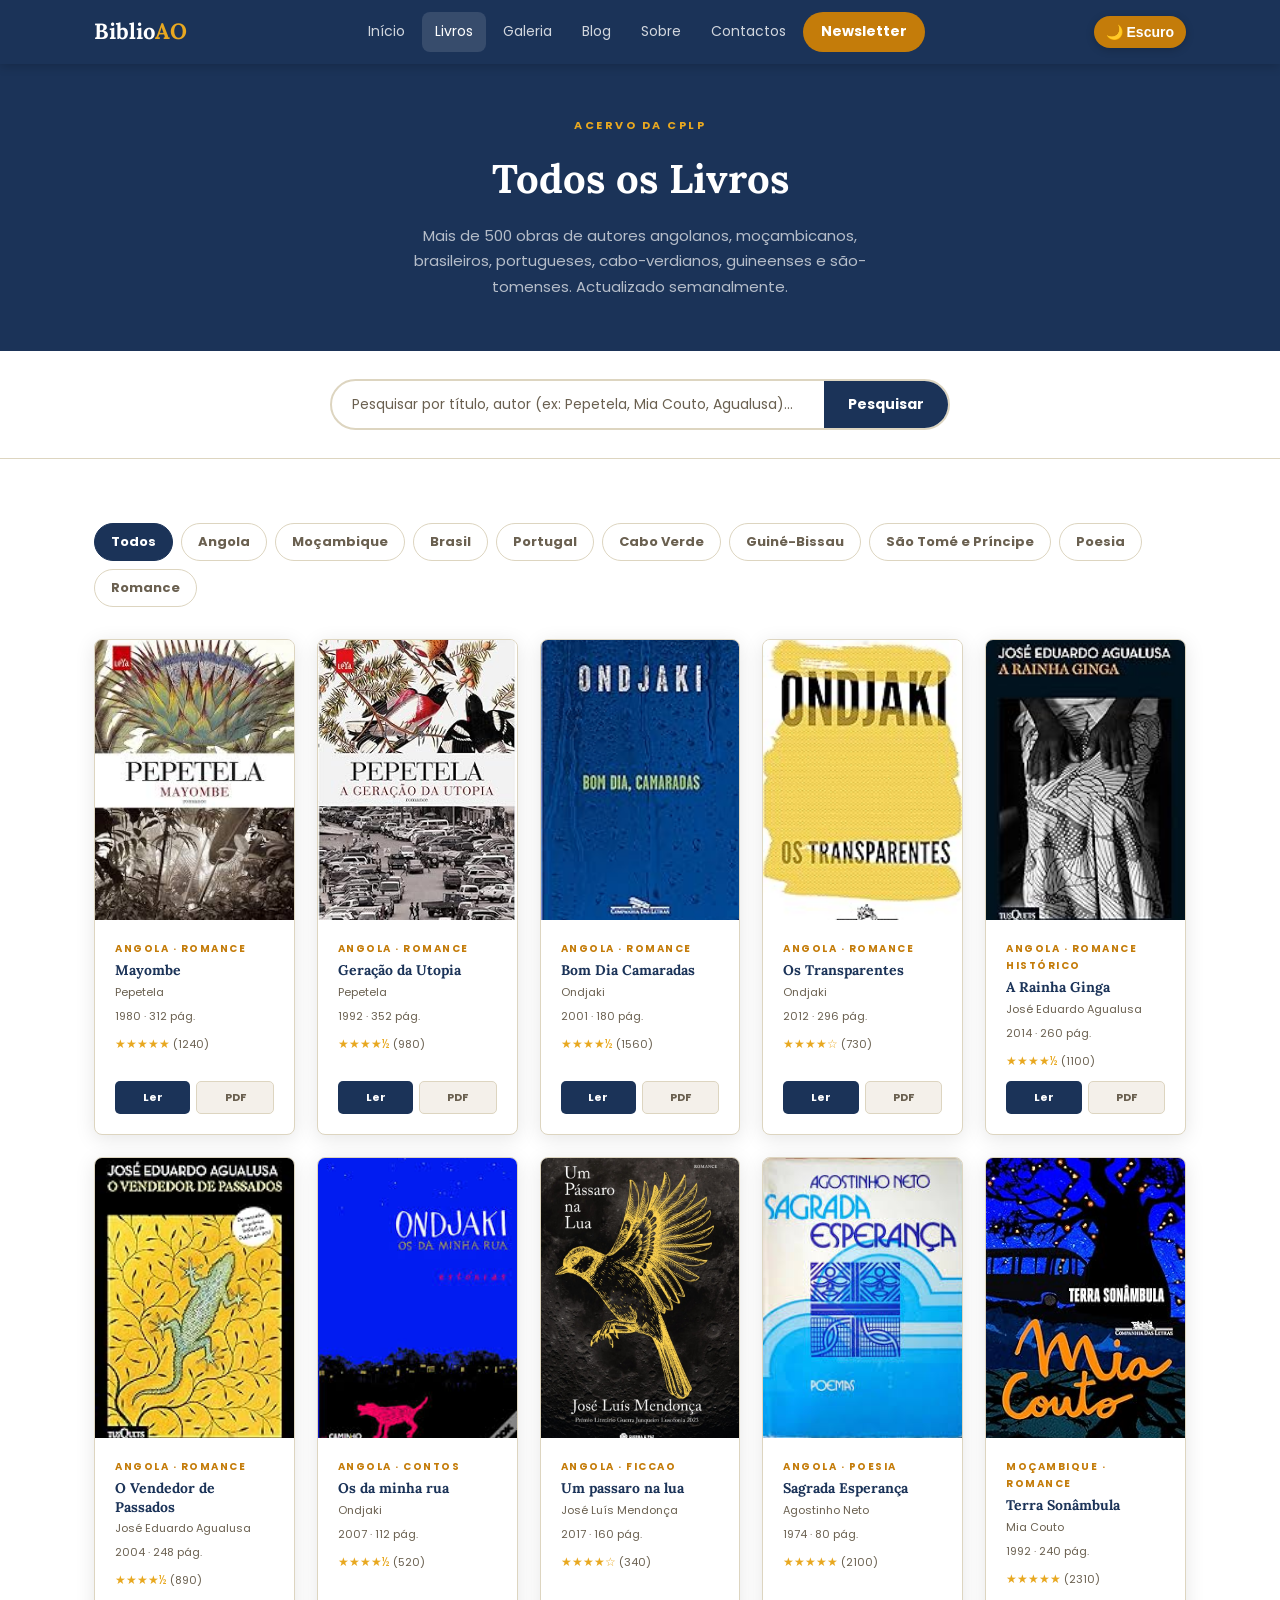
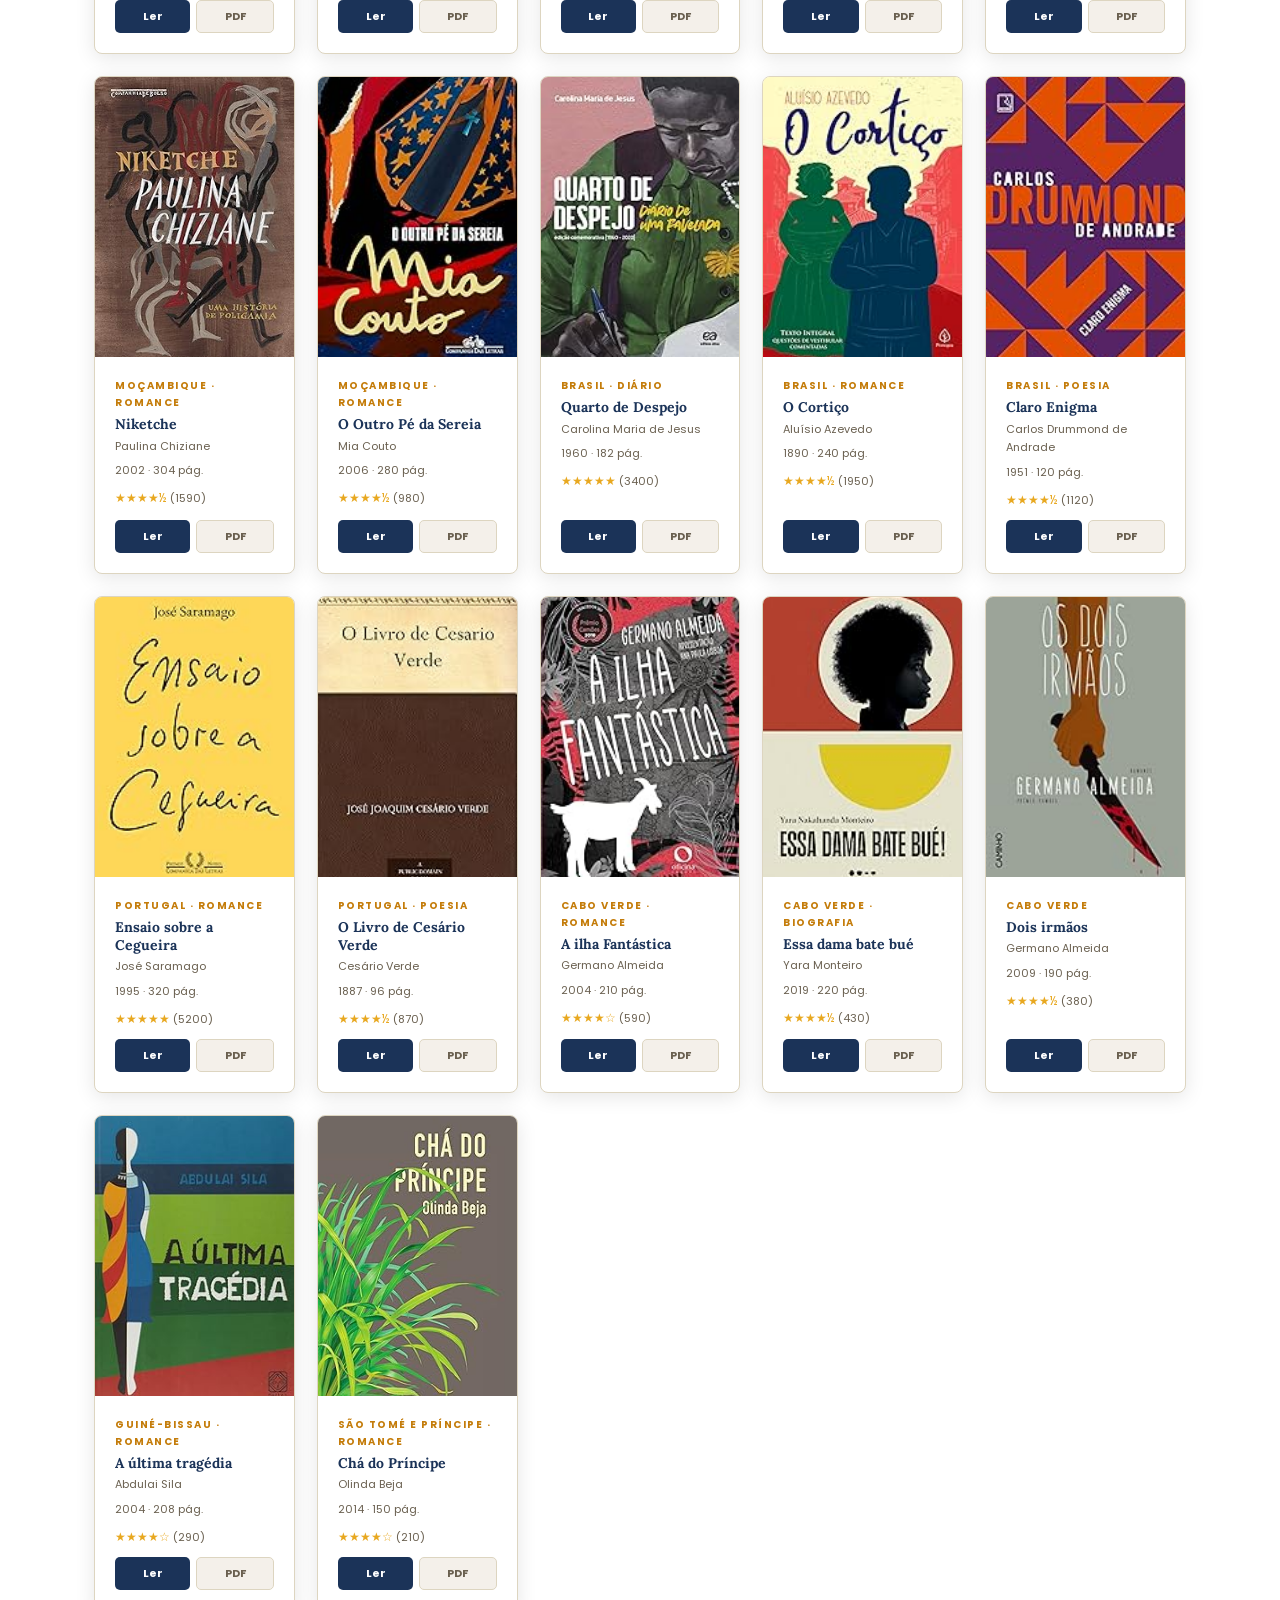
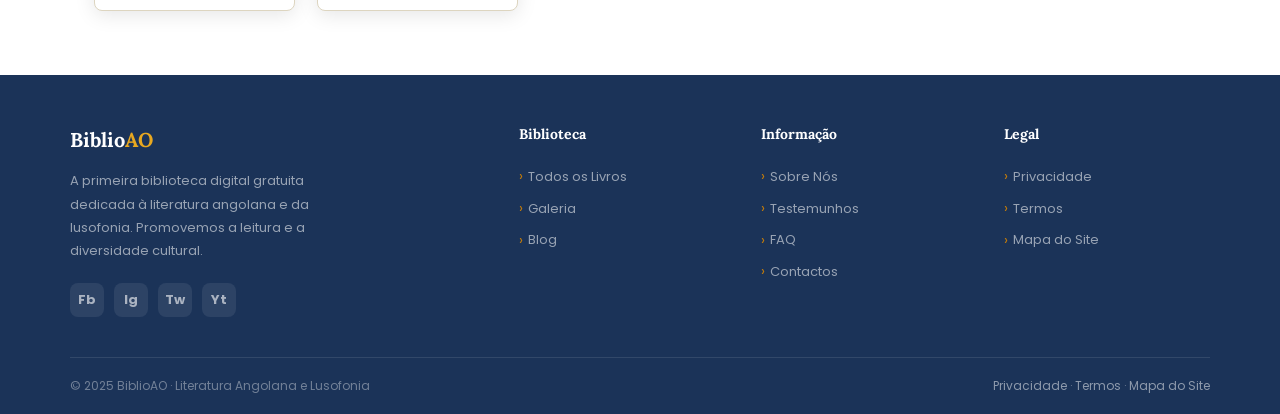
<file: html/categorias.html>
<!DOCTYPE html>
<html lang="pt">
<head>
  
  <script async src="https://www.googletagmanager.com/gtag/js?id=G-L528276ZMW"></script>
  <script>
    window.dataLayer = window.dataLayer || [];
      function gtag(){dataLayer.push(arguments);}
        gtag('js', new Date());
        
          gtag('config', 'G-L528276ZMW');
          </script>
  <meta charset="UTF-8">
  <meta name="viewport" content="width=device-width, initial-scale=1.0">
  <meta name="description" content="BiblioAO — Catálogo completo de livros angolanos e da lusofonia. Mais de 500 obras de Angola, Moçambique, Brasil, Portugal, Cabo Verde, Guiné-Bissau e São Tomé e Príncipe.">
  <title>Catálogo — Literatura Angolana e Lusofonia | BiblioAO</title>
  <link rel="icon" href="../fontes/favicon.svg" type="image/svg+xml">
  <link rel="stylesheet" href="../css/global.css">
  <link rel="stylesheet" href="../css/componentes.css">
  <link rel="stylesheet" href="../css/categorias.css">
</head>
<body>
  <input type="checkbox" id="nav-toggle" class="nav-toggle">
  <header class="nav">
    <div class="nav-interior">
      <a href="../index.html" class="nav-logo">Biblio<span>AO</span></a>
      <nav class="nav-links" aria-label="Menu principal">
        <a href="../index.html">Início</a>
        <a href="categorias.html" class="ativo">Livros</a>
        <a href="galeria.html">Galeria</a>
        <a href="blog.html">Blog</a>
        <a href="sobre-nos.html">Sobre</a>
        <a href="contactos.html">Contactos</a>
        <a href="newsletter.html" class="nav-btn">Newsletter</a>
      </nav>

      <button id="btn-tema" class="btn-tema-alternar" aria-label="Alternar tema">
        <span class="icone-sol">☀️</span>
        <span class="icone-lua">🌙</span>
      </button>

      <label for="nav-toggle" class="nav-toggle-label" aria-label="Menu" aria-expanded="false">
        <span></span>
        <span></span>
        <span></span>
      </label>
    </div>
    <nav class="nav-mobile" aria-label="Menu mobile">
      <a href="../index.html">Início</a>
      <a href="categorias.html">Livros</a>
      <a href="galeria.html">Galeria</a>
      <a href="blog.html">Blog</a>
      <a href="sobre-nos.html">Sobre</a>
      <a href="contactos.html">Contactos</a>
      <a href="newsletter.html">Newsletter</a>
    </nav>
  </header>

  <div class="banner">
    <div class="banner-etiqueta">Acervo da CPLP</div>
    <h1>Todos os Livros</h1>
    <p>Mais de 500 obras de autores angolanos, moçambicanos, brasileiros, portugueses, cabo-verdianos, guineenses e são-tomenses. Actualizado semanalmente.</p>
  </div>

  <div class="barra-pesquisa">
    <form class="pesquisa-form" action="categorias.html" method="get">
      <input type="text" name="q" placeholder="Pesquisar por título, autor (ex: Pepetela, Mia Couto, Agualusa)...">
      <button type="submit">Pesquisar</button>
    </form>
  </div>

  <section class="secao">
    <div class="container">
      <div class="filtros">
        <a href="#" class="filtro-btn ativo" data-filtro="todos">Todos</a>
        <a href="#" class="filtro-btn" data-filtro="Angola">Angola</a>
        <a href="#" class="filtro-btn" data-filtro="Moçambique">Moçambique</a>
        <a href="#" class="filtro-btn" data-filtro="Brasil">Brasil</a>
        <a href="#" class="filtro-btn" data-filtro="Portugal">Portugal</a>
        <a href="#" class="filtro-btn" data-filtro="Cabo Verde">Cabo Verde</a>
        <a href="#" class="filtro-btn" data-filtro="Guiné-Bissau">Guiné-Bissau</a>
        <a href="#" class="filtro-btn" data-filtro="São Tomé e Príncipe">São Tomé e Príncipe</a>
        <a href="#" class="filtro-btn" data-filtro="Poesia">Poesia</a>
        <a href="#" class="filtro-btn" data-filtro="Romance">Romance</a>
      </div>

      <div class="grelha-livros">
        <!-- Angola (9 livros) -->
        <div class="livro-card">
          <img src="../imagens/mayombe.jpg" alt="Mayombe" width="120" height="180">
          <div class="livro-info">
            <div class="livro-cat">Angola · Romance</div>
            <div class="livro-titulo">Mayombe</div>
            <div class="livro-autor">Pepetela</div>
            <div class="livro-meta">1980 · 312 pág.</div>
            <div class="livro-stars">★★★★★ <span>(1240)</span></div>
            <div class="livro-acoes">
              <button class="btn-ler">Ler</button>
              <button class="btn-baixar">PDF</button>
            </div>
          </div>
        </div>
        <div class="livro-card">
          <img src="../imagens/geracao-da-utopia.jpg" alt="Geração da Utopia" width="120" height="180">
          <div class="livro-info">
            <div class="livro-cat">Angola · Romance</div>
            <div class="livro-titulo">Geração da Utopia</div>
            <div class="livro-autor">Pepetela</div>
            <div class="livro-meta">1992 · 352 pág.</div>
            <div class="livro-stars">★★★★½ <span>(980)</span></div>
            <div class="livro-acoes">
              <button class="btn-ler">Ler</button>
              <button class="btn-baixar">PDF</button>
            </div>
          </div>
        </div>
        <div class="livro-card">
          <img src="../imagens/bom-dia-camaradas.jpg" alt="Bom Dia Camaradas" width="120" height="180">
          <div class="livro-info">
            <div class="livro-cat">Angola · Romance</div>
            <div class="livro-titulo">Bom Dia Camaradas</div>
            <div class="livro-autor">Ondjaki</div>
            <div class="livro-meta">2001 · 180 pág.</div>
            <div class="livro-stars">★★★★½ <span>(1560)</span></div>
            <div class="livro-acoes">
              <button class="btn-ler">Ler</button>
              <button class="btn-baixar">PDF</button>
            </div>
          </div>
        </div>
        <div class="livro-card">
          <img src="../imagens/os-transparentes.jpg" alt="Os Transparentes" width="120" height="180">
          <div class="livro-info">
            <div class="livro-cat">Angola · Romance</div>
            <div class="livro-titulo">Os Transparentes</div>
            <div class="livro-autor">Ondjaki</div>
            <div class="livro-meta">2012 · 296 pág.</div>
            <div class="livro-stars">★★★★☆ <span>(730)</span></div>
            <div class="livro-acoes">
              <button class="btn-ler">Ler</button>
              <button class="btn-baixar">PDF</button>
            </div>
          </div>
        </div>
        <div class="livro-card">
          <img src="../imagens/rainha-ginga.jpg" alt="A Rainha Ginga" width="120" height="180">
          <div class="livro-info">
            <div class="livro-cat">Angola · Romance Histórico</div>
            <div class="livro-titulo">A Rainha Ginga</div>
            <div class="livro-autor">José Eduardo Agualusa</div>
            <div class="livro-meta">2014 · 260 pág.</div>
            <div class="livro-stars">★★★★½ <span>(1100)</span></div>
            <div class="livro-acoes">
              <button class="btn-ler">Ler</button>
              <button class="btn-baixar">PDF</button>
            </div>
          </div>
        </div>
        <div class="livro-card">
          <img src="../imagens/o-vendedor-de-passados.jpg" alt="O Vendedor de Passados" width="120" height="180">
          <div class="livro-info">
            <div class="livro-cat">Angola · Romance</div>
            <div class="livro-titulo">O Vendedor de Passados</div>
            <div class="livro-autor">José Eduardo Agualusa</div>
            <div class="livro-meta">2004 · 248 pág.</div>
            <div class="livro-stars">★★★★½ <span>(890)</span></div>
            <div class="livro-acoes">
              <button class="btn-ler">Ler</button>
              <button class="btn-baixar">PDF</button>
            </div>
          </div>
        </div>
        <div class="livro-card">
          <img src="../imagens/minha-rua.jpg" alt="Os da minha rua" width="120" height="180">
          <div class="livro-info">
            <div class="livro-cat">Angola · Contos</div>
            <div class="livro-titulo">Os da minha rua</div>
            <div class="livro-autor">Ondjaki</div>
            <div class="livro-meta">2007 · 112 pág.</div>
            <div class="livro-stars">★★★★½ <span>(520)</span></div>
            <div class="livro-acoes">
              <button class="btn-ler">Ler</button>
              <button class="btn-baixar">PDF</button>
            </div>
          </div>
        </div>
        <div class="livro-card">
          <img src="../imagens/passaro-lua.jpg" alt="Um passaro na lua" width="120" height="180">
          <div class="livro-info">
            <div class="livro-cat">Angola · ficcao</div>
            <div class="livro-titulo">Um passaro na lua</div>
            <div class="livro-autor">José Luís Mendonça</div>
            <div class="livro-meta">2017 · 160 pág.</div>
            <div class="livro-stars">★★★★☆ <span>(340)</span></div>
            <div class="livro-acoes">
              <button class="btn-ler">Ler</button>
              <button class="btn-baixar">PDF</button>
            </div>
          </div>
        </div>
        <div class="livro-card">
          <img src="../imagens/sagrada-esperanca.jpg" alt="Sagrada Esperança" width="120" height="180">
          <div class="livro-info">
            <div class="livro-cat">Angola · Poesia</div>
            <div class="livro-titulo">Sagrada Esperança</div>
            <div class="livro-autor">Agostinho Neto</div>
            <div class="livro-meta">1974 · 80 pág.</div>
            <div class="livro-stars">★★★★★ <span>(2100)</span></div>
            <div class="livro-acoes">
              <button class="btn-ler">Ler</button>
              <button class="btn-baixar">PDF</button>
            </div>
          </div>
        </div>

        <!-- Moçambique (3 livros) -->
        <div class="livro-card">
          <img src="../imagens/terra-sonambula.jpg" alt="Terra Sonâmbula" width="120" height="180">
          <div class="livro-info">
            <div class="livro-cat">Moçambique · Romance</div>
            <div class="livro-titulo">Terra Sonâmbula</div>
            <div class="livro-autor">Mia Couto</div>
            <div class="livro-meta">1992 · 240 pág.</div>
            <div class="livro-stars">★★★★★ <span>(2310)</span></div>
            <div class="livro-acoes">
              <button class="btn-ler">Ler</button>
              <button class="btn-baixar">PDF</button>
            </div>
          </div>
        </div>
        <div class="livro-card">
          <img src="../imagens/niketche.jpg" alt="Niketche" width="120" height="180">
          <div class="livro-info">
            <div class="livro-cat">Moçambique · Romance</div>
            <div class="livro-titulo">Niketche</div>
            <div class="livro-autor">Paulina Chiziane</div>
            <div class="livro-meta">2002 · 304 pág.</div>
            <div class="livro-stars">★★★★½ <span>(1590)</span></div>
            <div class="livro-acoes">
              <button class="btn-ler">Ler</button>
              <button class="btn-baixar">PDF</button>
            </div>
          </div>
        </div>
        <div class="livro-card">
          <img src="../imagens/outro-pe-sereia.jpg" alt="O Outro Pé da Sereia" width="120" height="180">
          <div class="livro-info">
            <div class="livro-cat">Moçambique · Romance</div>
            <div class="livro-titulo">O Outro Pé da Sereia</div>
            <div class="livro-autor">Mia Couto</div>
            <div class="livro-meta">2006 · 280 pág.</div>
            <div class="livro-stars">★★★★½ <span>(980)</span></div>
            <div class="livro-acoes">
              <button class="btn-ler">Ler</button>
              <button class="btn-baixar">PDF</button>
            </div>
          </div>
        </div>

        <!-- Brasil (3 livros) -->
        <div class="livro-card">
          <img src="../imagens/quarto-despejo.jpg" alt="Quarto de Despejo" width="120" height="180">
          <div class="livro-info">
            <div class="livro-cat">Brasil · Diário</div>
            <div class="livro-titulo">Quarto de Despejo</div>
            <div class="livro-autor">Carolina Maria de Jesus</div>
            <div class="livro-meta">1960 · 182 pág.</div>
            <div class="livro-stars">★★★★★ <span>(3400)</span></div>
            <div class="livro-acoes">
              <button class="btn-ler">Ler</button>
              <button class="btn-baixar">PDF</button>
            </div>
          </div>
        </div>
        <div class="livro-card">
          <img src="../imagens/o-cortico.jpg" alt="O Cortiço" width="120" height="180">
          <div class="livro-info">
            <div class="livro-cat">Brasil · Romance</div>
            <div class="livro-titulo">O Cortiço</div>
            <div class="livro-autor">Aluísio Azevedo</div>
            <div class="livro-meta">1890 · 240 pág.</div>
            <div class="livro-stars">★★★★½ <span>(1950)</span></div>
            <div class="livro-acoes">
              <button class="btn-ler">Ler</button>
              <button class="btn-baixar">PDF</button>
            </div>
          </div>
        </div>
        <div class="livro-card">
          <img src="../imagens/claro-enigma.jpg" alt="Claro Enigma" width="120" height="180">
          <div class="livro-info">
            <div class="livro-cat">Brasil · Poesia</div>
            <div class="livro-titulo">Claro Enigma</div>
            <div class="livro-autor">Carlos Drummond de Andrade</div>
            <div class="livro-meta">1951 · 120 pág.</div>
            <div class="livro-stars">★★★★½ <span>(1120)</span></div>
            <div class="livro-acoes">
              <button class="btn-ler">Ler</button>
              <button class="btn-baixar">PDF</button>
            </div>
          </div>
        </div>

        <!-- Portugal (2 livros) -->
        <div class="livro-card">
          <img src="../imagens/ensaio-cegueira.jpg" alt="Ensaio sobre a Cegueira" width="120" height="180">
          <div class="livro-info">
            <div class="livro-cat">Portugal · Romance</div>
            <div class="livro-titulo">Ensaio sobre a Cegueira</div>
            <div class="livro-autor">José Saramago</div>
            <div class="livro-meta">1995 · 320 pág.</div>
            <div class="livro-stars">★★★★★ <span>(5200)</span></div>
            <div class="livro-acoes">
              <button class="btn-ler">Ler</button>
              <button class="btn-baixar">PDF</button>
            </div>
          </div>
        </div>
        <div class="livro-card">
          <img src="../imagens/cesario-verde.jpg" alt="O Livro de Cesário Verde" width="120" height="180">
          <div class="livro-info">
            <div class="livro-cat">Portugal · Poesia</div>
            <div class="livro-titulo">O Livro de Cesário Verde</div>
            <div class="livro-autor">Cesário Verde</div>
            <div class="livro-meta">1887 · 96 pág.</div>
            <div class="livro-stars">★★★★½ <span>(870)</span></div>
            <div class="livro-acoes">
              <button class="btn-ler">Ler</button>
              <button class="btn-baixar">PDF</button>
            </div>
          </div>
        </div>

        <!-- Cabo Verde (3 livros) -->
        <div class="livro-card">
          <img src="../imagens/ilha-fantastica.jpg" alt="A ilha Fantástica" width="120" height="180">
          <div class="livro-info">
            <div class="livro-cat">Cabo Verde · Romance</div>
            <div class="livro-titulo">A ilha Fantástica</div>
            <div class="livro-autor">Germano Almeida</div>
            <div class="livro-meta">2004 · 210 pág.</div>
            <div class="livro-stars">★★★★☆ <span>(590)</span></div>
            <div class="livro-acoes">
              <button class="btn-ler">Ler</button>
              <button class="btn-baixar">PDF</button>
            </div>
          </div>
        </div>
        <div class="livro-card">
          <img src="../imagens/essa-dama.jpg" alt="Essa dama bate bué" width="120" height="180">
          <div class="livro-info">
            <div class="livro-cat">Cabo Verde · Biografia</div>
            <div class="livro-titulo">Essa dama bate bué</div>
            <div class="livro-autor">Yara Monteiro</div>
            <div class="livro-meta">2019 · 220 pág.</div>
            <div class="livro-stars">★★★★½ <span>(430)</span></div>
            <div class="livro-acoes">
              <button class="btn-ler">Ler</button>
              <button class="btn-baixar">PDF</button>
            </div>
          </div>
        </div>
        <div class="livro-card">
          <img src="../imagens/dois-irmaos.jpg" alt="os dois-irmaos" width="120" height="180">
          <div class="livro-info">
            <div class="livro-cat">Cabo Verde</div>
            <div class="livro-titulo">Dois irmãos</div>
            <div class="livro-autor">Germano Almeida</div>
            <div class="livro-meta">2009 · 190 pág.</div>
            <div class="livro-stars">★★★★½ <span>(380)</span></div>
            <div class="livro-acoes">
              <button class="btn-ler">Ler</button>
              <button class="btn-baixar">PDF</button>
            </div>
          </div>
        </div>

        <!-- Guiné-Bissau (1 livro) -->
        <div class="livro-card">
          <img src="../imagens/tragedia.jpg" alt="A ultima tragedia" width="120" height="180">
          <div class="livro-info">
            <div class="livro-cat">Guiné-Bissau · Romance</div>
            <div class="livro-titulo">A última tragédia</div>
            <div class="livro-autor">Abdulai Sila</div>
            <div class="livro-meta">2004 · 208 pág.</div>
            <div class="livro-stars">★★★★☆ <span>(290)</span></div>
            <div class="livro-acoes">
              <button class="btn-ler">Ler</button>
              <button class="btn-baixar">PDF</button>
            </div>
          </div>
        </div>

        <!-- São Tomé e Príncipe (1 livro) -->
        <div class="livro-card">
          <img src="../imagens/cha-principe.jpg" alt="Chá do principe" width="120" height="180">
          <div class="livro-info">
            <div class="livro-cat">São Tomé e Príncipe · Romance</div>
            <div class="livro-titulo">Chá do Príncipe</div>
            <div class="livro-autor">Olinda Beja</div>
            <div class="livro-meta">2014 · 150 pág.</div>
            <div class="livro-stars">★★★★☆ <span>(210)</span></div>
            <div class="livro-acoes">
              <button class="btn-ler">Ler</button>
              <button class="btn-baixar">PDF</button>
            </div>
          </div>
        </div>
      </div>
    </div>
  </section>

  <footer class="rodape">
    <div class="rodape-grid">
      <div>
        <div class="rodape-logo">Biblio<span>AO</span></div>
        <p class="rodape-desc">A primeira biblioteca digital gratuita dedicada à literatura angolana e da lusofonia. Promovemos a leitura e a diversidade cultural.</p>
        <div class="rodape-redes">
          <a href="https://www.facebook.com/juliomalanda.junior" aria-label="Facebook">Fb</a>
          <a href="https://www.instagram.com/juliomalanda/" aria-label="Instagram">Ig</a>
          <a href="#" aria-label="Twitter">Tw</a>
          <a href="#" aria-label="YouTube">Yt</a>
        </div>
      </div>
      <div class="rodape-col">
        <div class="rodape-col-titulo">Biblioteca</div>
        <a href="categorias.html">Todos os Livros</a>
        <a href="galeria.html">Galeria</a>
        <a href="blog.html">Blog</a>
      </div>
      <div class="rodape-col">
        <div class="rodape-col-titulo">Informação</div>
        <a href="sobre-nos.html">Sobre Nós</a>
        <a href="testemunhos.html">Testemunhos</a>
        <a href="faq.html">FAQ</a>
        <a href="contactos.html">Contactos</a>
      </div>
      <div class="rodape-col">
        <div class="rodape-col-titulo">Legal</div>
        <a href="privacidade.html">Privacidade</a>
        <a href="termos.html">Termos</a>
        <a href="mapa-do-site.html">Mapa do Site</a>
      </div>
    </div>
    <div class="rodape-base">
      <span>&copy; 2025 BiblioAO · Literatura Angolana e Lusofonia</span>
      <span>
        <a href="privacidade.html">Privacidade</a> &middot;
        <a href="termos.html">Termos</a> &middot;
        <a href="mapa-do-site.html">Mapa do Site</a>
      </span>
    </div>
  </footer>

  <button id="btn-topo" title="Voltar ao topo">↑</button>
  <script src="../javaScript/app.js"></script>
</body>
</html>
</file>
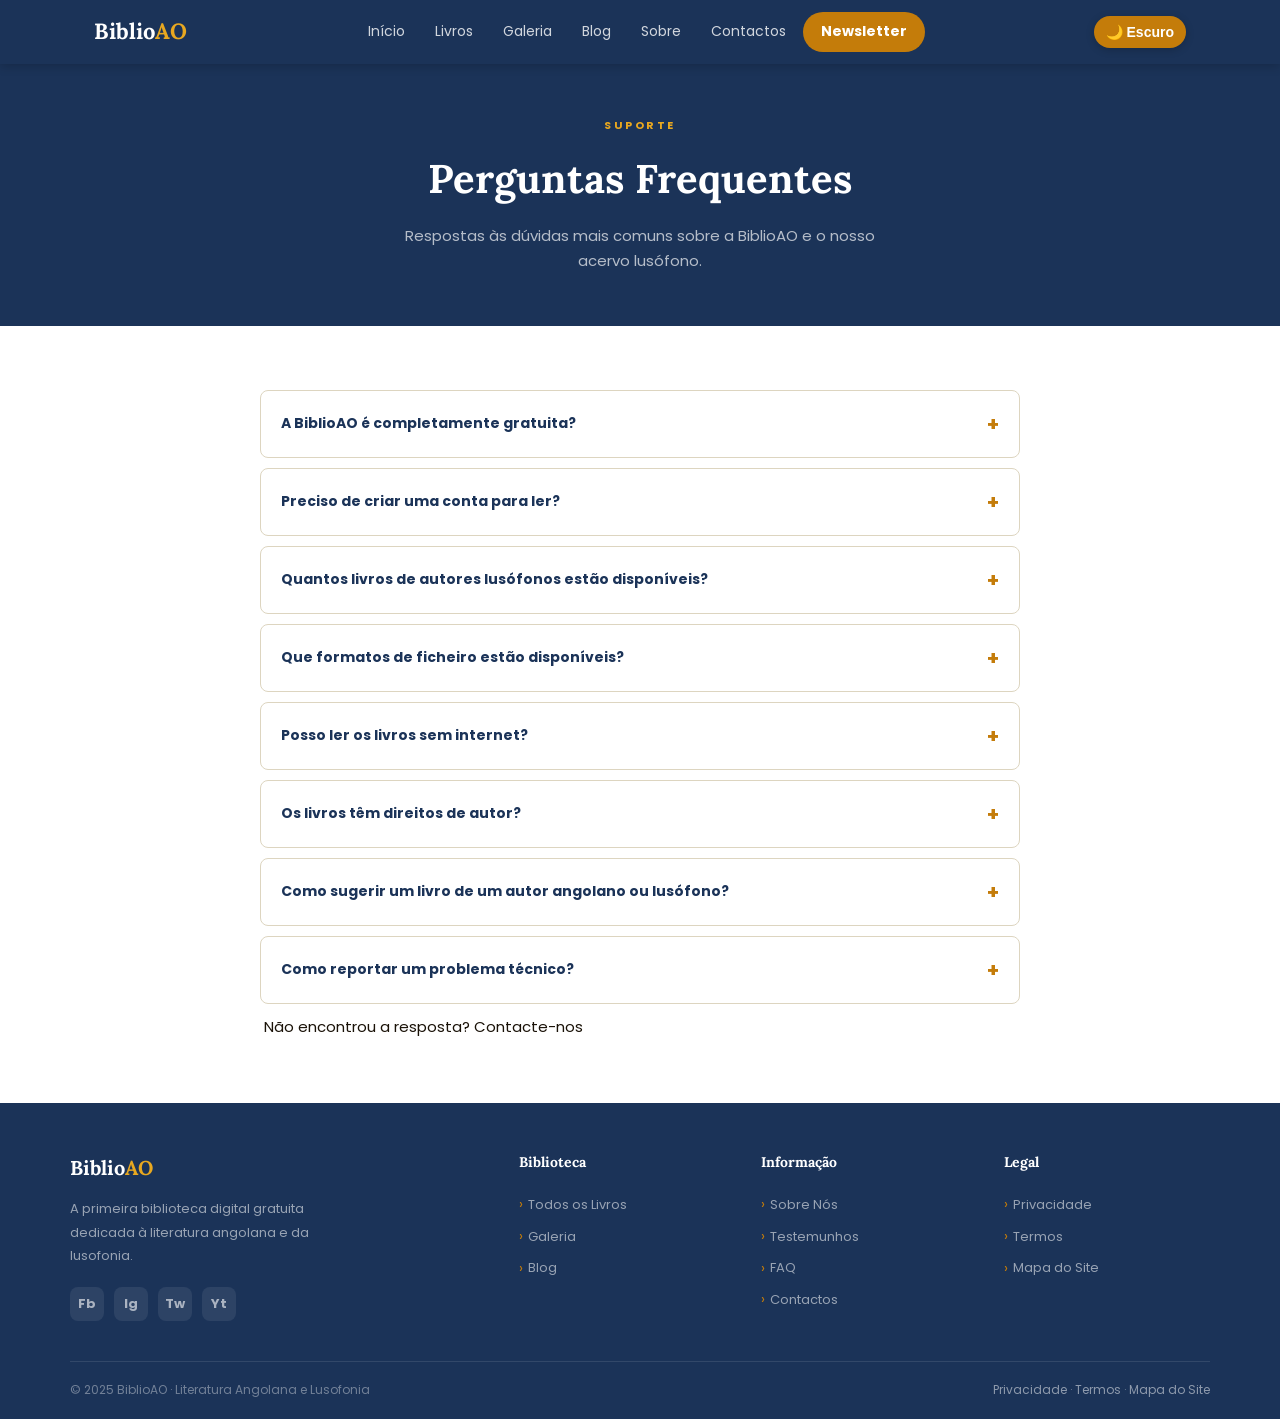
<file: html/faq.html>
<!DOCTYPE html>
<html lang="pt">
<head>
  
  <script async src="https://www.googletagmanager.com/gtag/js?id=G-L528276ZMW"></script>
  <script>
    window.dataLayer = window.dataLayer || [];
      function gtag(){dataLayer.push(arguments);}
        gtag('js', new Date());
        
          gtag('config', 'G-L528276ZMW');
          </script>
  <meta charset="UTF-8">
  <meta name="viewport" content="width=device-width, initial-scale=1.0">
  <meta name="description" content="BiblioAO — Perguntas frequentes sobre a biblioteca digital de literatura angolana e lusófona.">
  <title>FAQ — BiblioAO</title>
  <link rel="icon" href="../fontes/favicon.svg" type="image/svg+xml">
  <link rel="stylesheet" href="../css/global.css">
  <link rel="stylesheet" href="../css/componentes.css">
  <link rel="stylesheet" href="../css/faq.css">
</head>
<body>
  <input type="checkbox" id="nav-toggle" class="nav-toggle">
  <header class="nav">
    <div class="nav-interior">
      <a href="index.html" class="nav-logo">Biblio<span>AO</span></a>
      <nav class="nav-links" aria-label="Menu principal">
        <a href="index.html">Início</a>
        <a href="categorias.html">Livros</a>
        <a href="galeria.html">Galeria</a>
        <a href="blog.html">Blog</a>
        <a href="sobre-nos.html">Sobre</a>
        <a href="contactos.html">Contactos</a>
        <a href="newsletter.html" class="nav-btn">Newsletter</a>
      </nav>

      <button id="btn-tema" class="btn-tema-alternar" aria-label="Alternar tema">
        <span class="icone-sol">☀️</span>
        <span class="icone-lua">🌙</span>
    </button>

      <label for="nav-toggle" class="nav-toggle-label" aria-label="Menu" aria-expanded="false">
        <span></span>
        <span></span>
        <span></span>
      </label>
    </div>
    <nav class="nav-mobile" aria-label="Menu mobile">
      <a href="index.html">Início</a>
      <a href="categorias.html">Livros</a>
      <a href="galeria.html">Galeria</a>
      <a href="blog.html">Blog</a>
      <a href="sobre-nos.html">Sobre</a>
      <a href="contactos.html">Contactos</a>
      <a href="newsletter.html">Newsletter</a>
    </nav>


  </header>

  <div class="banner">
    <div class="banner-etiqueta">Suporte</div>
    <h1>Perguntas Frequentes</h1>
    <p>Respostas às dúvidas mais comuns sobre a BiblioAO e o nosso acervo lusófono.</p>
  </div>

  <section class="secao">
    <div class="container">
      <div class="faq-lista">
        <details>
          <summary>A BiblioAO é completamente gratuita?</summary>
          <div class="faq-resposta">Sim, 100% gratuita. Pode ler e baixar todos os livros sem qualquer custo. Financiada por parcerias com instituições académicas e culturais da CPLP.</div>
        </details>
        <details>
          <summary>Preciso de criar uma conta para ler?</summary>
          <div class="faq-resposta">Não é necessário criar conta para ler ou descarregar. Ao registar-se pode guardar favoritos e receber recomendações personalizadas.</div>
        </details>
        <details>
          <summary>Quantos livros de autores lusófonos estão disponíveis?</summary>
          <div class="faq-resposta">Mais de 500 títulos de Angola, Brasil, Moçambique, Portugal, Cabo Verde, Guiné-Bissau, São Tomé e Príncipe e Timor-Leste. Adicionamos novos livros semanalmente.</div>
        </details>
        <details>
          <summary>Que formatos de ficheiro estão disponíveis?</summary>
          <div class="faq-resposta">Disponibilizamos PDF, EPUB e MOBI para diferentes dispositivos: PDF para computador, EPUB para e-readers, MOBI para Kindle.</div>
        </details>
        <details>
          <summary>Posso ler os livros sem internet?</summary>
          <div class="faq-resposta">Sim. Baixe os livros para o seu dispositivo e leia em qualquer altura, mesmo sem ligação à internet.</div>
        </details>
        <details>
          <summary>Os livros têm direitos de autor?</summary>
          <div class="faq-resposta">Os livros em domínio público estão disponíveis sem restrições. Para obras protegidas, temos licença de distribuição digital ou autorização dos autores/editoras.</div>
        </details>
        <details>
          <summary>Como sugerir um livro de um autor angolano ou lusófono?</summary>
          <div class="faq-resposta">Através da página de Contactos ou pelo email sugestoes@biblioa.ao. Analisamos todas as sugestões.</div>
        </details>
        <details>
          <summary>Como reportar um problema técnico?</summary>
          <div class="faq-resposta">Use o formulário de Contactos ou envie para suporte@biblioa.ao. Respondemos em até 24 horas.</div>
        </details>
      </div>
      <div class="faq-cta">
        <p>Não encontrou a resposta? <a href="contactos.html">Contacte-nos</a></p>
      </div>
    </div>
  </section>

  <footer class="rodape">
    <div class="rodape-grid">
      <div>
        <div class="rodape-logo">Biblio<span>AO</span></div>
        <p class="rodape-desc">A primeira biblioteca digital gratuita dedicada à literatura angolana e da lusofonia.</p>
        <div class="rodape-redes">
          <a href="#">Fb</a>
          <a href="#">Ig</a>
          <a href="#">Tw</a>
          <a href="#">Yt</a>
        </div>
      </div>
      <div class="rodape-col">
        <div class="rodape-col-titulo">Biblioteca</div>
        <a href="categorias.html">Todos os Livros</a>
        <a href="galeria.html">Galeria</a>
        <a href="blog.html">Blog</a>
      </div>
      <div class="rodape-col">
        <div class="rodape-col-titulo">Informação</div>
        <a href="sobre-nos.html">Sobre Nós</a>
        <a href="testemunhos.html">Testemunhos</a>
        <a href="faq.html">FAQ</a>
        <a href="contactos.html">Contactos</a>
      </div>
      <div class="rodape-col">
        <div class="rodape-col-titulo">Legal</div>
        <a href="privacidade.html">Privacidade</a>
        <a href="termos.html">Termos</a>
        <a href="mapa-do-site.html">Mapa do Site</a>
      </div>
    </div>
    <div class="rodape-base">
      <span>&copy; 2025 BiblioAO · Literatura Angolana e Lusofonia</span>
      <span>
        <a href="privacidade.html">Privacidade</a> &middot;
        <a href="termos.html">Termos</a> &middot;
        <a href="mapa-do-site.html">Mapa do Site</a>
      </span>
    </div>
  </footer>
  <button id="btn-topo" title="Voltar ao topo">↑</button>
  <script src="../javaScript/app.js"></script>
</body>
</html>
</file>
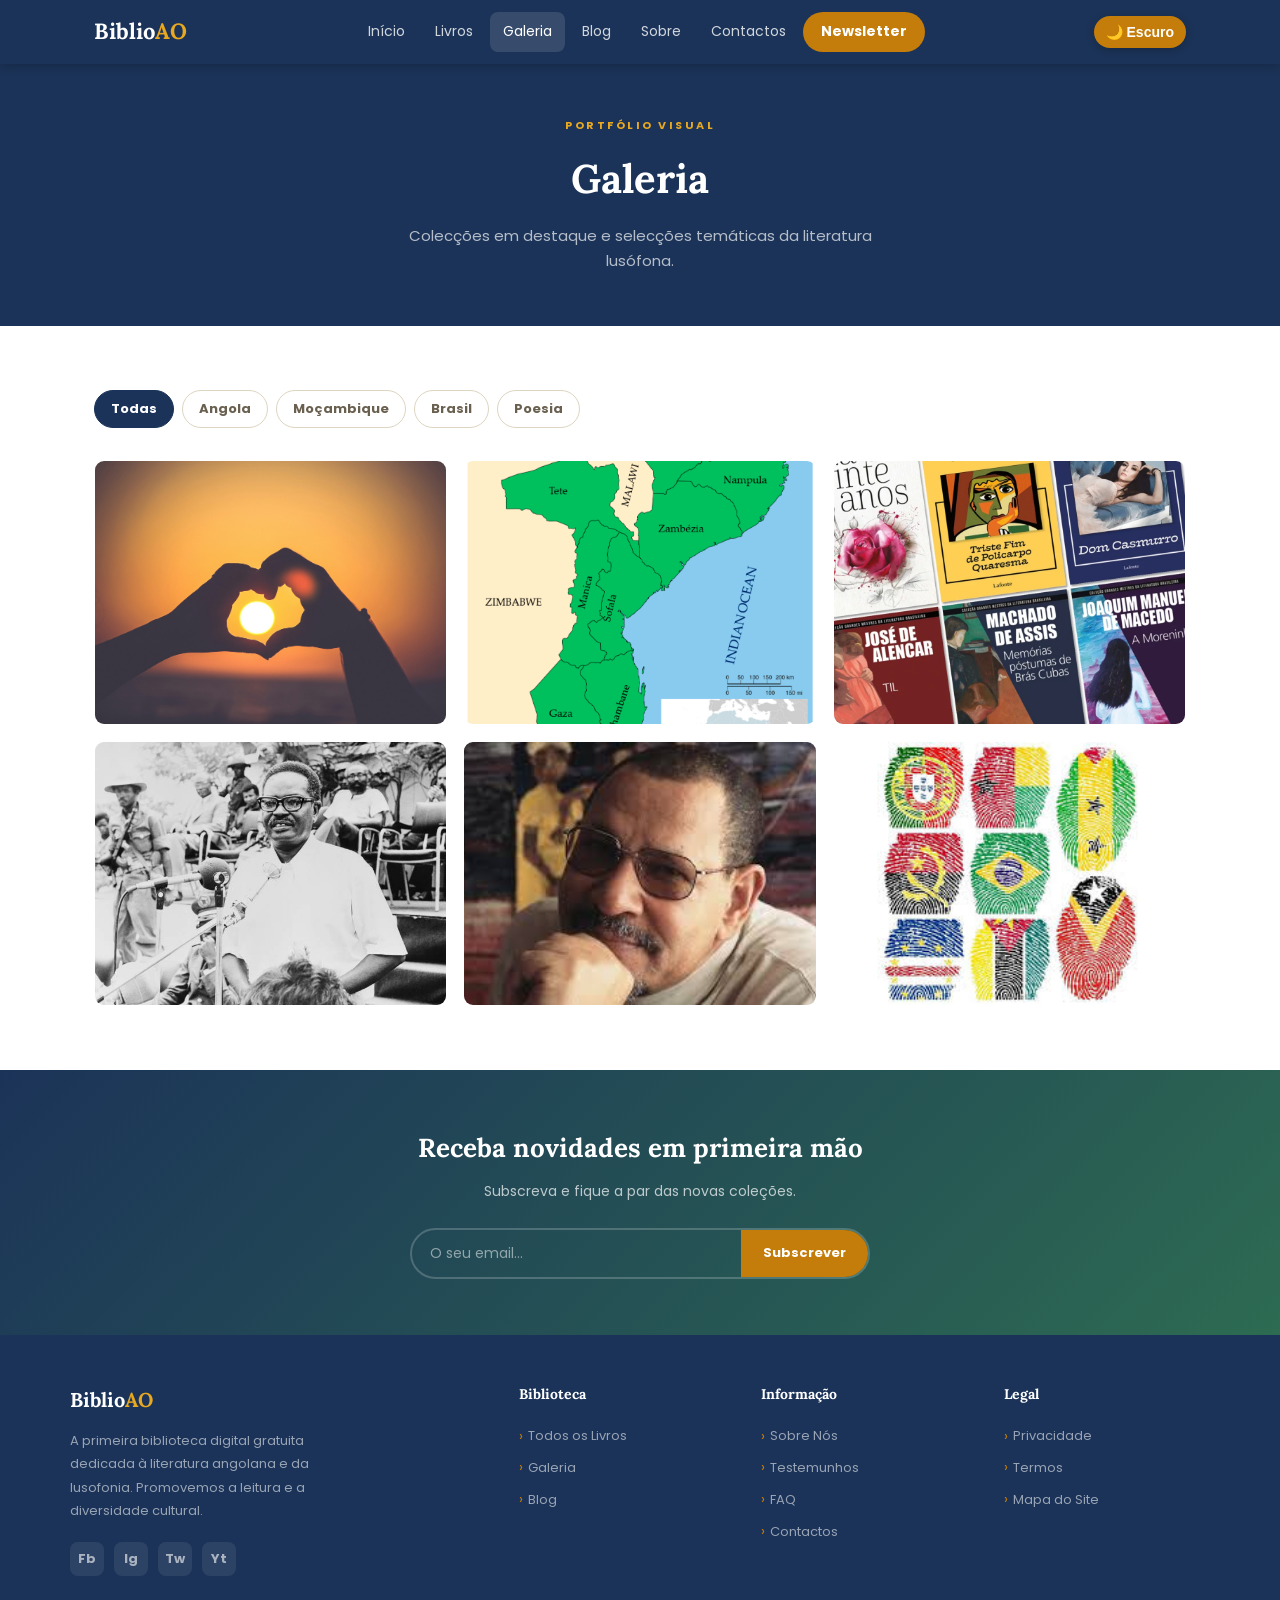
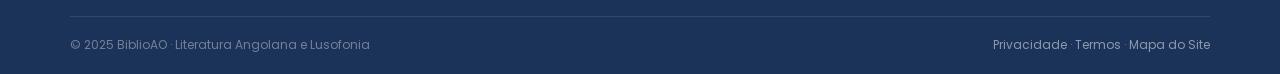
<file: html/galeria.html>
<!DOCTYPE html>
<html lang="pt">
<head>
  
  <script async src="https://www.googletagmanager.com/gtag/js?id=G-L528276ZMW"></script>
  <script>
    window.dataLayer = window.dataLayer || [];
      function gtag(){dataLayer.push(arguments);}
        gtag('js', new Date());
        
          gtag('config', 'G-L528276ZMW');
          </script>
  <meta charset="UTF-8">
  <meta name="viewport" content="width=device-width, initial-scale=1.0">
  <meta name="description" content="BiblioAO — Galeria de capas e coleções temáticas da literatura angolana e da lusofonia.">
  <title>Galeria — Literatura Angolana e Lusofonia | BiblioAO</title>
  <link rel="icon" href="../fontes/favicon.svg" type="image/svg+xml">
  <link rel="stylesheet" href="../css/global.css">
  <link rel="stylesheet" href="../css/componentes.css">
  <link rel="stylesheet" href="../css/galeria.css">
</head>
<body>
  <input type="checkbox" id="nav-toggle" class="nav-toggle">
  <header class="nav">
    <div class="nav-interior">
      <a href="../index.html" class="nav-logo">Biblio<span>AO</span></a>
      <nav class="nav-links" aria-label="Menu principal">
        <a href="../index.html">Início</a>
        <a href="categorias.html">Livros</a>
        <a href="galeria.html" class="ativo">Galeria</a>
        <a href="blog.html">Blog</a>
        <a href="sobre-nos.html">Sobre</a>
        <a href="contactos.html">Contactos</a>
        <a href="newsletter.html" class="nav-btn">Newsletter</a>
      </nav>

      <button id="btn-tema" class="btn-tema-alternar" aria-label="Alternar tema">
        <span class="icone-sol">☀️</span>
        <span class="icone-lua">🌙</span>
      </button>

      <label for="nav-toggle" class="nav-toggle-label" aria-label="Menu" aria-expanded="false">
        <span></span>
        <span></span>
        <span></span>
      </label>
    </div>
    <nav class="nav-mobile" aria-label="Menu mobile">
      <a href="../index.html">Início</a>
      <a href="categorias.html">Livros</a>
      <a href="galeria.html">Galeria</a>
      <a href="blog.html">Blog</a>
      <a href="sobre-nos.html">Sobre</a>
      <a href="contactos.html">Contactos</a>
      <a href="newsletter.html">Newsletter</a>
    </nav>
  </header>

  <div class="banner">
    <div class="banner-etiqueta">Portfólio Visual</div>
    <h1>Galeria</h1>
    <p>Colecções em destaque e selecções temáticas da literatura lusófona.</p>
  </div>

  <section class="secao">
    <div class="container">
      <div class="filtros">
        <a href="#" class="filtro-galeria-btn ativo" data-filtro="todas">Todas</a>
        <a href="#" class="filtro-galeria-btn" data-filtro="Angola">Angola</a>
        <a href="#" class="filtro-galeria-btn" data-filtro="Moçambique">Moçambique</a>
        <a href="#" class="filtro-galeria-btn" data-filtro="Brasil">Brasil</a>
        <a href="#" class="filtro-galeria-btn" data-filtro="Poesia">Poesia</a>
      </div>

      <div class="galeria-grid">
        <a href="categorias.html" class="galeria-item" data-categoria="Angola">
          <img src="../imagens/romance.jpg" alt="Romance Angolano">
          <div class="galeria-legenda"><span>Romance Angolano</span></div>
        </a>
        <a href="categorias.html" class="galeria-item" data-categoria="Moçambique">
          <img src="../imagens/Mocambique.png" alt="Literatura Moçambicana">
          <div class="galeria-legenda"><span>Literatura Moçambicana</span></div>
        </a>
        <a href="categorias.html" class="galeria-item" data-categoria="Brasil">
          <img src="../imagens/brasil.webp" alt="Clássicos Brasileiros">
          <div class="galeria-legenda"><span>Clássicos Brasileiros</span></div>
        </a>
        <a href="categorias.html" class="galeria-item" data-categoria="Angola Poesia"> <img src="../imagens/agostinho.jpg" alt="Poesia Angolana">
          <div class="galeria-legenda"><span>Poesia Angolana</span></div>
        </a>
        <a href="categorias.html" class="galeria-item" data-categoria="Cabo Verde">
          <img src="../imagens/Autores.jpg" alt="Autores Cabo-verdianos">
          <div class="galeria-legenda"><span>Autores Cabo-verdianos</span></div>
        </a>
        <a href="categorias.html" class="galeria-item" data-categoria="Lusofonia">
          <img src="../imagens/lusofonia.jpg" alt="Contos da Lusofonia">
          <div class="galeria-legenda"><span>Contos da Lusofonia</span></div>
        </a>
      </div>
    </div>
  </section>

  <section class="nl-inline">
    <h2>Receba novidades em primeira mão</h2>
    <p>Subscreva e fique a par das novas coleções.</p>
    <form class="nl-form-inline" action="newsletter.html" method="post">
      <input type="email" name="email" placeholder="O seu email...">
      <button><a href="newsletter.html">Subscrever</a></button>
    </form>
  </section>

  <footer class="rodape">
    <div class="rodape-grid">
      <div>
        <div class="rodape-logo">Biblio<span>AO</span></div>
        <p class="rodape-desc">A primeira biblioteca digital gratuita dedicada à literatura angolana e da lusofonia. Promovemos a leitura e a diversidade cultural.</p>
        <div class="rodape-redes">
          <a href="https://www.facebook.com/juliomalanda.junior" aria-label="Facebook">Fb</a>
          <a href="https://www.instagram.com/juliomalanda/" aria-label="Instagram">Ig</a>
          <a href="#" aria-label="Twitter">Tw</a>
          <a href="#" aria-label="YouTube">Yt</a>
        </div>
      </div>
      <div class="rodape-col">
        <div class="rodape-col-titulo">Biblioteca</div>
        <a href="categorias.html">Todos os Livros</a>
        <a href="galeria.html">Galeria</a>
        <a href="blog.html">Blog</a>
      </div>
      <div class="rodape-col">
        <div class="rodape-col-titulo">Informação</div>
        <a href="sobre-nos.html">Sobre Nós</a>
        <a href="testemunhos.html">Testemunhos</a>
        <a href="faq.html">FAQ</a>
        <a href="contactos.html">Contactos</a>
      </div>
      <div class="rodape-col">
        <div class="rodape-col-titulo">Legal</div>
        <a href="privacidade.html">Privacidade</a>
        <a href="termos.html">Termos</a>
        <a href="mapa-do-site.html">Mapa do Site</a>
      </div>
    </div>
    <div class="rodape-base">
      <span>&copy; 2025 BiblioAO · Literatura Angolana e Lusofonia</span>
      <span>
        <a href="privacidade.html">Privacidade</a> &middot;
        <a href="termos.html">Termos</a> &middot;
        <a href="mapa-do-site.html">Mapa do Site</a>
      </span>
    </div>
  </footer>

  <button id="btn-topo" title="Voltar ao topo">↑</button>
  <script src="../javaScript/app.js"></script>
</body>
</html>
</file>
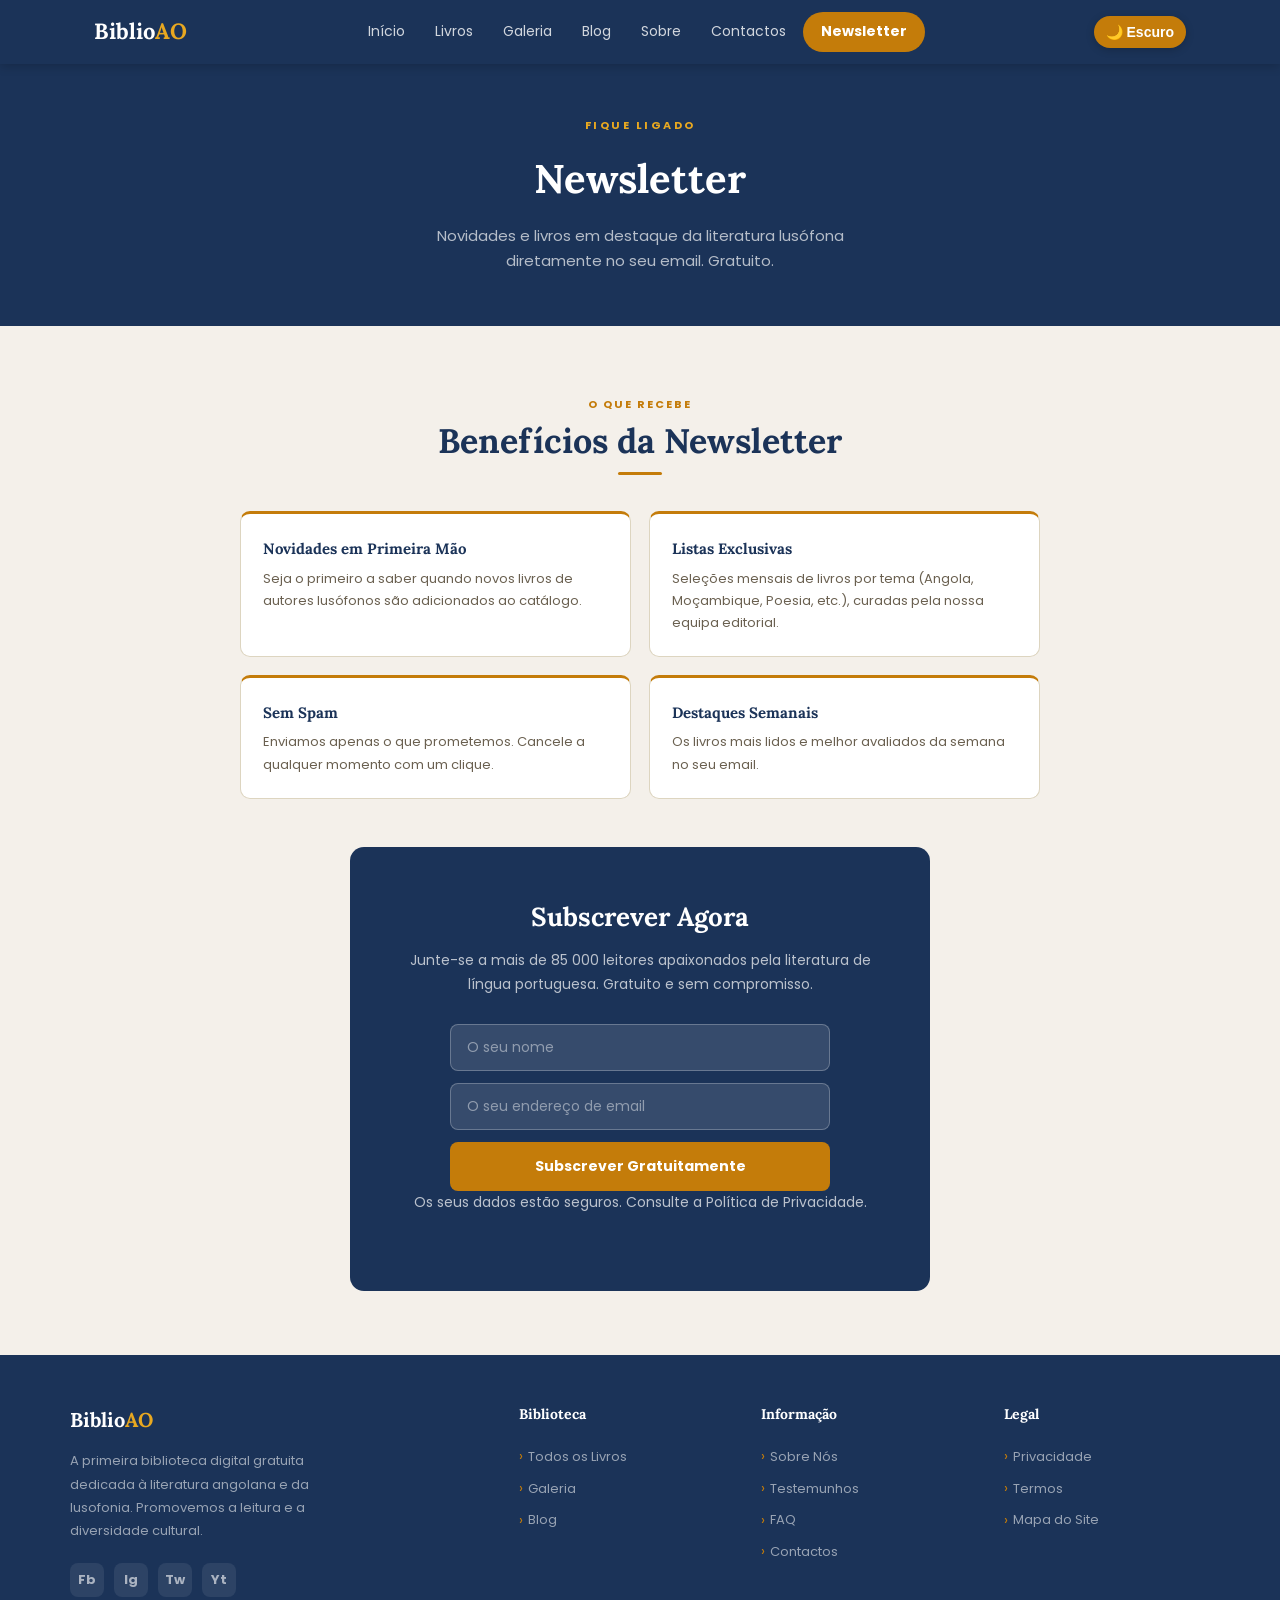
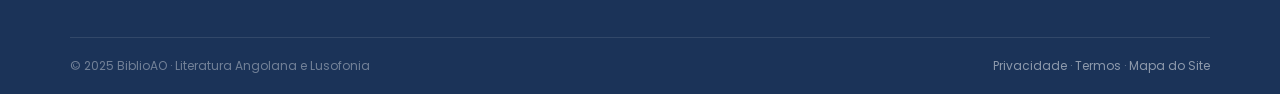
<file: html/newsletter.html>
<!DOCTYPE html>
<html lang="pt">
<head>
  
  <script async src="https://www.googletagmanager.com/gtag/js?id=G-L528276ZMW"></script>
  <script>
    window.dataLayer = window.dataLayer || [];
      function gtag(){dataLayer.push(arguments);}
        gtag('js', new Date());
        
          gtag('config', 'G-L528276ZMW');
          </script>
  <meta charset="UTF-8">
  <meta name="viewport" content="width=device-width, initial-scale=1.0">
  <meta name="description" content="BiblioAO — Subscreva a newsletter e receba novidades sobre literatura angolana e da lusofonia.">
  <title>Newsletter — BiblioAO</title>
  <link rel="icon" href="../fontes/favicon.svg" type="image/svg+xml">
  <link rel="stylesheet" href="../css/global.css">
  <link rel="stylesheet" href="../css/componentes.css">
  <link rel="stylesheet" href="../css/newsletter.css">
</head>
<body>
  <input type="checkbox" id="nav-toggle" class="nav-toggle">
  <header class="nav">
    <div class="nav-interior">
      <a href="../index.html" class="nav-logo">Biblio<span>AO</span></a>
      <nav class="nav-links" aria-label="Menu principal">
        <a href="../index.html">Início</a>
        <a href="categorias.html">Livros</a>
        <a href="galeria.html">Galeria</a>
        <a href="blog.html">Blog</a>
        <a href="sobre-nos.html">Sobre</a>
        <a href="contactos.html">Contactos</a>
        <a href="newsletter.html" class="nav-btn">Newsletter</a>
      </nav>

      <button id="btn-tema" class="btn-tema-alternar" aria-label="Alternar tema">
        <span class="icone-sol">☀️</span>
        <span class="icone-lua">🌙</span>
      </button>

      <label for="nav-toggle" class="nav-toggle-label" aria-label="Menu" aria-expanded="false">
        <span></span>
        <span></span>
        <span></span>
      </label>
    </div>
    <nav class="nav-mobile" aria-label="Menu mobile">
      <a href="../index.html">Início</a>
      <a href="categorias.html">Livros</a>
      <a href="galeria.html">Galeria</a>
      <a href="blog.html">Blog</a>
      <a href="sobre-nos.html">Sobre</a>
      <a href="contactos.html">Contactos</a>
      <a href="newsletter.html">Newsletter</a>
    </nav>
  </header>

  <div class="banner">
    <div class="banner-etiqueta">Fique Ligado</div>
    <h1>Newsletter</h1>
    <p>Novidades e livros em destaque da literatura lusófona diretamente no seu email. Gratuito.</p>
  </div>

  <section class="secao secao-cinza">
    <div class="container">
      <div class="centro">
        <div class="etiqueta">O que recebe</div>
        <h2 class="titulo-secao">Benefícios da Newsletter</h2>
        <div class="linha-dourada centro"></div>
      </div>
      <div class="valores-grid">
        <div class="valor-card">
          <div class="valor-titulo">Novidades em Primeira Mão</div>
          <p class="valor-texto">Seja o primeiro a saber quando novos livros de autores lusófonos são adicionados ao catálogo.</p>
        </div>
        <div class="valor-card">
          <div class="valor-titulo">Listas Exclusivas</div>
          <p class="valor-texto">Seleções mensais de livros por tema (Angola, Moçambique, Poesia, etc.), curadas pela nossa equipa editorial.</p>
        </div>
        <div class="valor-card">
          <div class="valor-titulo">Sem Spam</div>
          <p class="valor-texto">Enviamos apenas o que prometemos. Cancele a qualquer momento com um clique.</p>
        </div>
        <div class="valor-card">
          <div class="valor-titulo">Destaques Semanais</div>
          <p class="valor-texto">Os livros mais lidos e melhor avaliados da semana no seu email.</p>
        </div>
      </div>
      <div class="nl-caixa">
        <h2>Subscrever Agora</h2>
        <p>Junte-se a mais de 85 000 leitores apaixonados pela literatura de língua portuguesa. Gratuito e sem compromisso.</p>
        <form class="nl-form" action="newsletter.html" method="post">
          <input type="text" name="nome" class="nl-input" placeholder="O seu nome" required>
          <input type="email" name="email" class="nl-input" placeholder="O seu endereço de email" required>
          <button type="submit" class="btn btn-principal">Subscrever Gratuitamente</button>
        </form>
        <p class="aviso-texto">Os seus dados estão seguros. Consulte a <a href="privacidade.html">Política de Privacidade</a>.</p>
      </div>
    </div>
  </section>

  <footer class="rodape">
    <div class="rodape-grid">
      <div>
        <div class="rodape-logo">Biblio<span>AO</span></div>
        <p class="rodape-desc">A primeira biblioteca digital gratuita dedicada à literatura angolana e da lusofonia. Promovemos a leitura e a diversidade cultural.</p>
        <div class="rodape-redes">
          <a href="https://www.facebook.com/juliomalanda.junior" aria-label="Facebook">Fb</a>
          <a href="https://www.instagram.com/juliomalanda/" aria-label="Instagram">Ig</a>
          <a href="#" aria-label="Twitter">Tw</a>
          <a href="#" aria-label="YouTube">Yt</a>
        </div>
      </div>
      <div class="rodape-col">
        <div class="rodape-col-titulo">Biblioteca</div>
        <a href="categorias.html">Todos os Livros</a>
        <a href="galeria.html">Galeria</a>
        <a href="blog.html">Blog</a>
      </div>
      <div class="rodape-col">
        <div class="rodape-col-titulo">Informação</div>
        <a href="sobre-nos.html">Sobre Nós</a>
        <a href="testemunhos.html">Testemunhos</a>
        <a href="faq.html">FAQ</a>
        <a href="contactos.html">Contactos</a>
      </div>
      <div class="rodape-col">
        <div class="rodape-col-titulo">Legal</div>
        <a href="privacidade.html">Privacidade</a>
        <a href="termos.html">Termos</a>
        <a href="mapa-do-site.html">Mapa do Site</a>
      </div>
    </div>
    <div class="rodape-base">
      <span>&copy; 2025 BiblioAO · Literatura Angolana e Lusofonia</span>
      <span>
        <a href="privacidade.html">Privacidade</a> &middot;
        <a href="termos.html">Termos</a> &middot;
        <a href="mapa-do-site.html">Mapa do Site</a>
      </span>
    </div>
  </footer>

  <button id="btn-topo" title="Voltar ao topo">↑</button>
  <script src="../javaScript/app.js"></script>
</body>
</html>
</file>
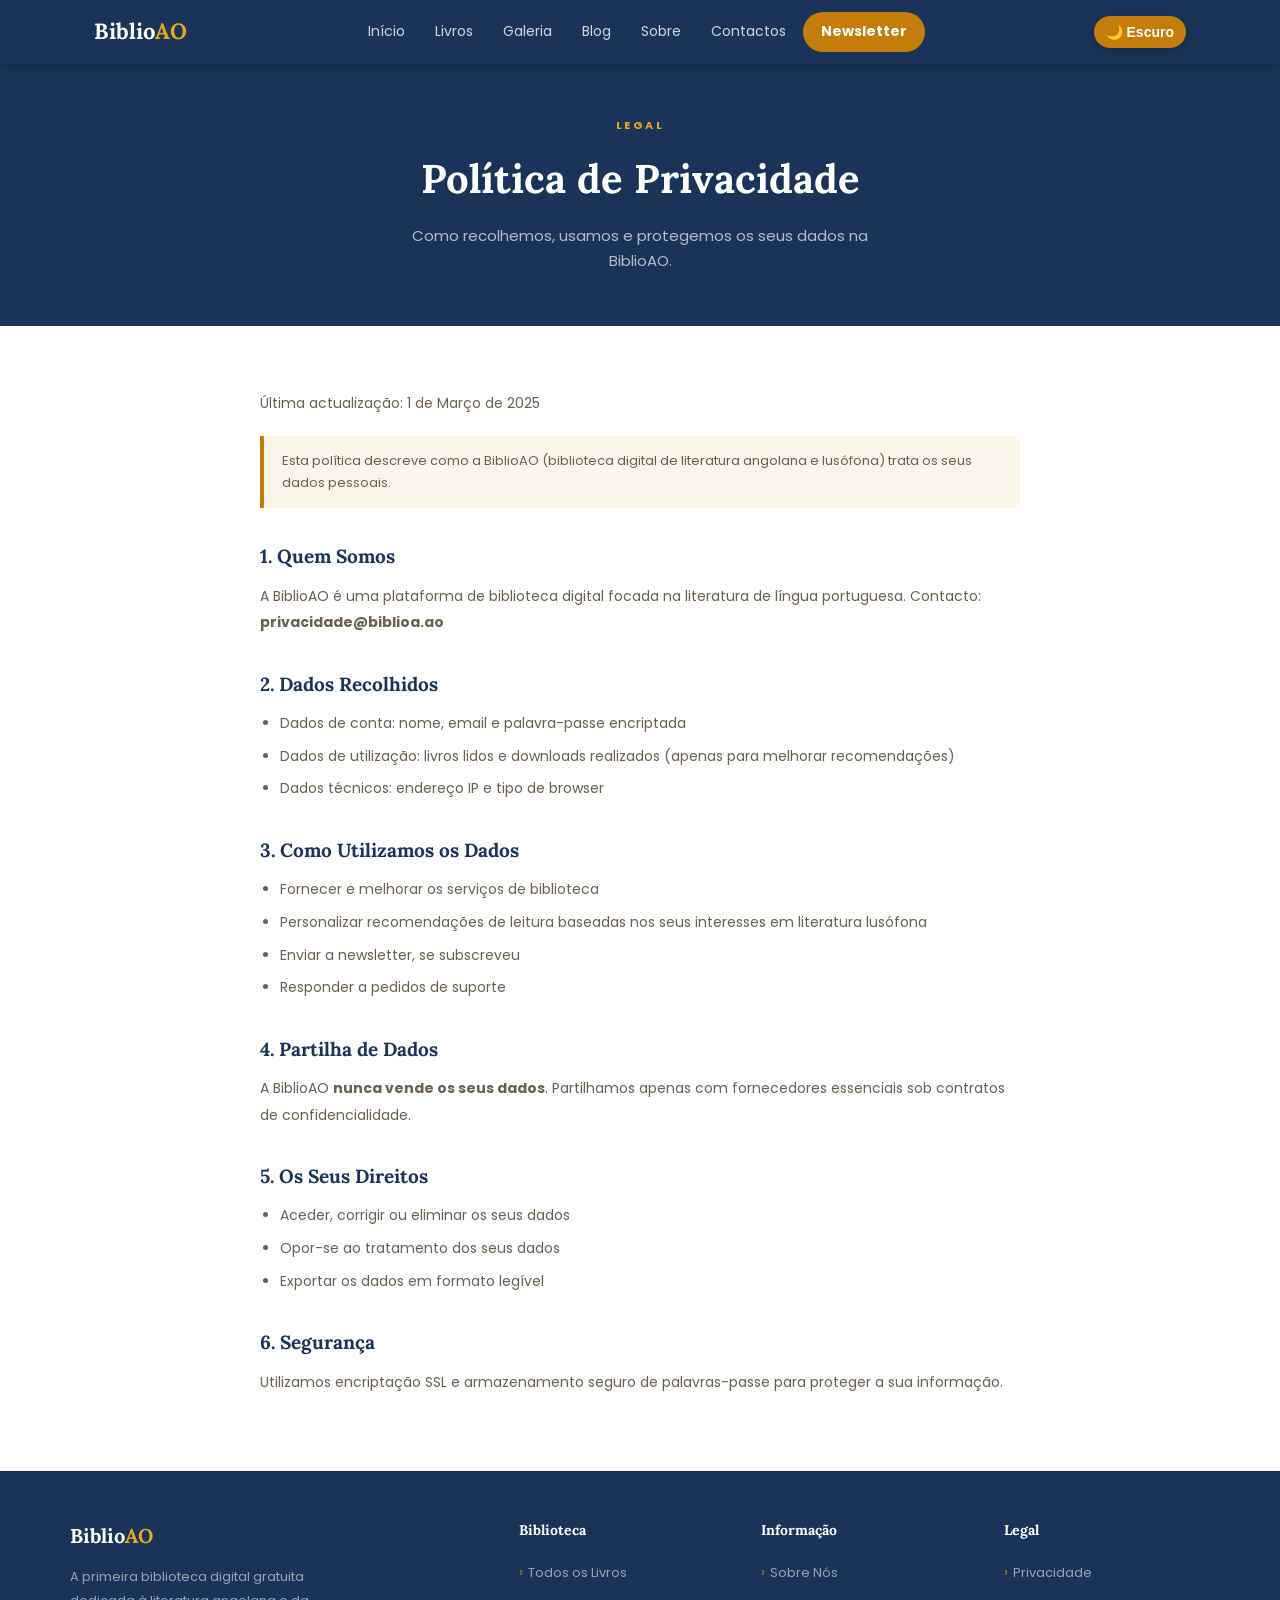
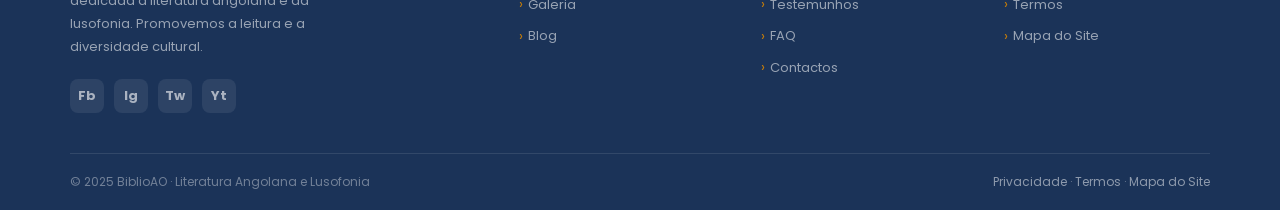
<file: html/privacidade.html>
<!DOCTYPE html>
<html lang="pt">
<head>
  
  <script async src="https://www.googletagmanager.com/gtag/js?id=G-L528276ZMW"></script>
  <script>
    window.dataLayer = window.dataLayer || [];
      function gtag(){dataLayer.push(arguments);}
        gtag('js', new Date());
        
          gtag('config', 'G-L528276ZMW');
          </script>
  <meta charset="UTF-8">
  <meta name="viewport" content="width=device-width, initial-scale=1.0">
  <meta name="description" content="BiblioAO — Política de Privacidade da biblioteca digital de literatura angolana e lusófona.">
  <title>Privacidade — BiblioAO</title>
  <link rel="icon" href="../fontes/favicon.svg" type="image/svg+xml">
  <link rel="stylesheet" href="../css/global.css">
  <link rel="stylesheet" href="../css/componentes.css">
  <link rel="stylesheet" href="../css/privacidade.css">
</head>
<body>
  <input type="checkbox" id="nav-toggle" class="nav-toggle">
  <header class="nav">
    <div class="nav-interior">
      <a href="../index.html" class="nav-logo">Biblio<span>AO</span></a>
      <nav class="nav-links" aria-label="Menu principal">
        <a href="../index.html">Início</a>
        <a href="categorias.html">Livros</a>
        <a href="galeria.html">Galeria</a>
        <a href="blog.html">Blog</a>
        <a href="sobre-nos.html">Sobre</a>
        <a href="contactos.html">Contactos</a>
        <a href="newsletter.html" class="nav-btn">Newsletter</a>
      </nav>

      <button id="btn-tema" class="btn-tema-alternar" aria-label="Alternar tema">
        <span class="icone-sol">☀️</span>
        <span class="icone-lua">🌙</span>
      </button>

      <label for="nav-toggle" class="nav-toggle-label" aria-label="Menu" aria-expanded="false">
        <span></span>
        <span></span>
        <span></span>
      </label>
    </div>
    <nav class="nav-mobile" aria-label="Menu mobile">
      <a href="../index.html">Início</a>
      <a href="categorias.html">Livros</a>
      <a href="galeria.html">Galeria</a>
      <a href="blog.html">Blog</a>
      <a href="sobre-nos.html">Sobre</a>
      <a href="contactos.html">Contactos</a>
      <a href="newsletter.html">Newsletter</a>
    </nav>
  </header>

  <div class="banner">
    <div class="banner-etiqueta">Legal</div>
    <h1>Política de Privacidade</h1>
    <p>Como recolhemos, usamos e protegemos os seus dados na BiblioAO.</p>
  </div>

  <section class="secao">
    <div class="container">
      <div class="texto-pagina">
        <p class="data-doc">Última actualização: 1 de Março de 2025</p>
        <div class="aviso-caixa">Esta política descreve como a BiblioAO (biblioteca digital de literatura angolana e lusófona) trata os seus dados pessoais.</div>
        <h2>1. Quem Somos</h2>
        <p>A BiblioAO é uma plataforma de biblioteca digital focada na literatura de língua portuguesa. Contacto: <strong>privacidade@biblioa.ao</strong></p>
        <h2>2. Dados Recolhidos</h2>
        <ul>
          <li>Dados de conta: nome, email e palavra-passe encriptada</li>
          <li>Dados de utilização: livros lidos e downloads realizados (apenas para melhorar recomendações)</li>
          <li>Dados técnicos: endereço IP e tipo de browser</li>
        </ul>
        <h2>3. Como Utilizamos os Dados</h2>
        <ul>
          <li>Fornecer e melhorar os serviços de biblioteca</li>
          <li>Personalizar recomendações de leitura baseadas nos seus interesses em literatura lusófona</li>
          <li>Enviar a newsletter, se subscreveu</li>
          <li>Responder a pedidos de suporte</li>
        </ul>
        <h2>4. Partilha de Dados</h2>
        <p>A BiblioAO <strong>nunca vende os seus dados</strong>. Partilhamos apenas com fornecedores essenciais sob contratos de confidencialidade.</p>
        <h2>5. Os Seus Direitos</h2>
        <ul>
          <li>Aceder, corrigir ou eliminar os seus dados</li>
          <li>Opor-se ao tratamento dos seus dados</li>
          <li>Exportar os dados em formato legível</li>
        </ul>
        <h2>6. Segurança</h2>
        <p>Utilizamos encriptação SSL e armazenamento seguro de palavras-passe para proteger a sua informação.</p>
      </div>
    </div>
  </section>

  <footer class="rodape">
    <div class="rodape-grid">
      <div>
        <div class="rodape-logo">Biblio<span>AO</span></div>
        <p class="rodape-desc">A primeira biblioteca digital gratuita dedicada à literatura angolana e da lusofonia. Promovemos a leitura e a diversidade cultural.</p>
        <div class="rodape-redes">
          <a href="https://www.facebook.com/juliomalanda.junior" aria-label="Facebook">Fb</a>
          <a href="https://www.instagram.com/juliomalanda/" aria-label="Instagram">Ig</a>
          <a href="#" aria-label="Twitter">Tw</a>
          <a href="#" aria-label="YouTube">Yt</a>
        </div>
      </div>
      <div class="rodape-col">
        <div class="rodape-col-titulo">Biblioteca</div>
        <a href="categorias.html">Todos os Livros</a>
        <a href="galeria.html">Galeria</a>
        <a href="blog.html">Blog</a>
      </div>
      <div class="rodape-col">
        <div class="rodape-col-titulo">Informação</div>
        <a href="sobre-nos.html">Sobre Nós</a>
        <a href="testemunhos.html">Testemunhos</a>
        <a href="faq.html">FAQ</a>
        <a href="contactos.html">Contactos</a>
      </div>
      <div class="rodape-col">
        <div class="rodape-col-titulo">Legal</div>
        <a href="privacidade.html">Privacidade</a>
        <a href="termos.html">Termos</a>
        <a href="mapa-do-site.html">Mapa do Site</a>
      </div>
    </div>
    <div class="rodape-base">
      <span>&copy; 2025 BiblioAO · Literatura Angolana e Lusofonia</span>
      <span>
        <a href="privacidade.html">Privacidade</a> &middot;
        <a href="termos.html">Termos</a> &middot;
        <a href="mapa-do-site.html">Mapa do Site</a>
      </span>
    </div>
  </footer>

  <button id="btn-topo" title="Voltar ao topo">↑</button>
  <script src="../javaScript/app.js"></script>
</body>
</html>
</file>
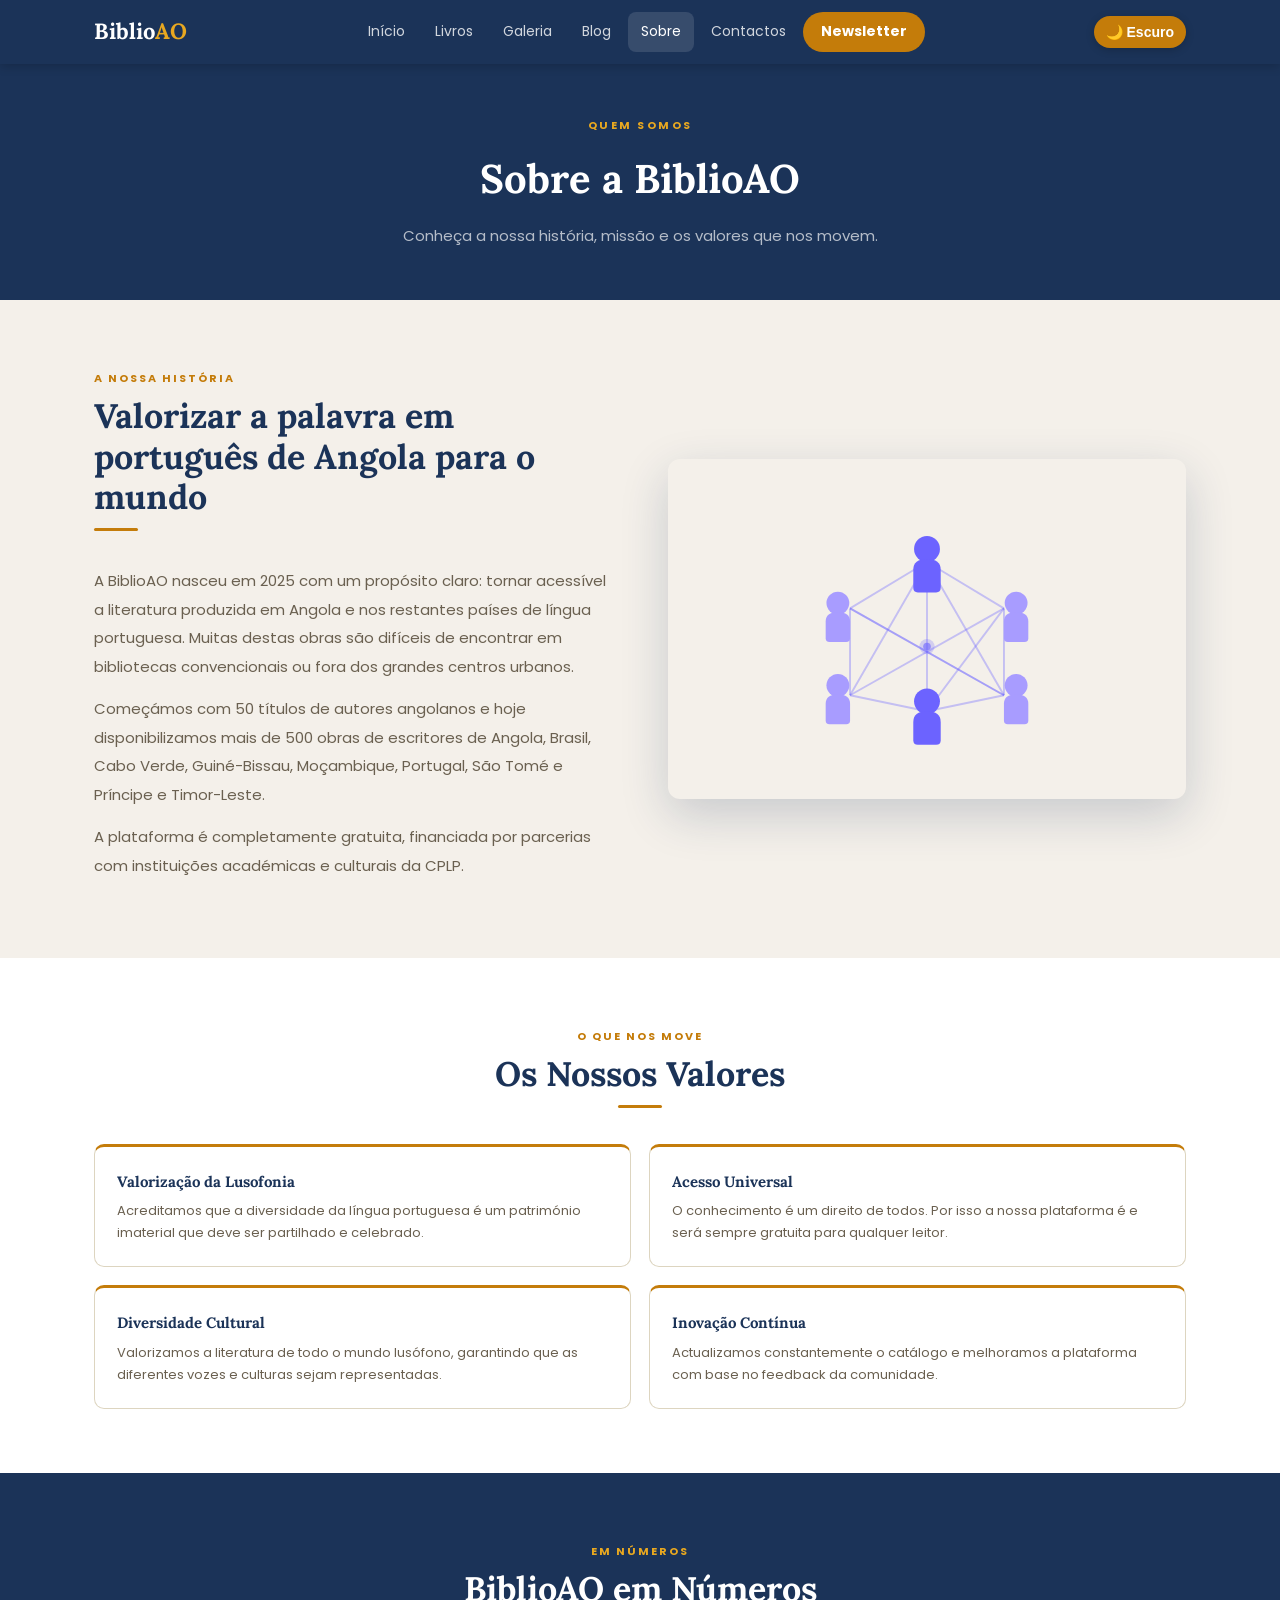
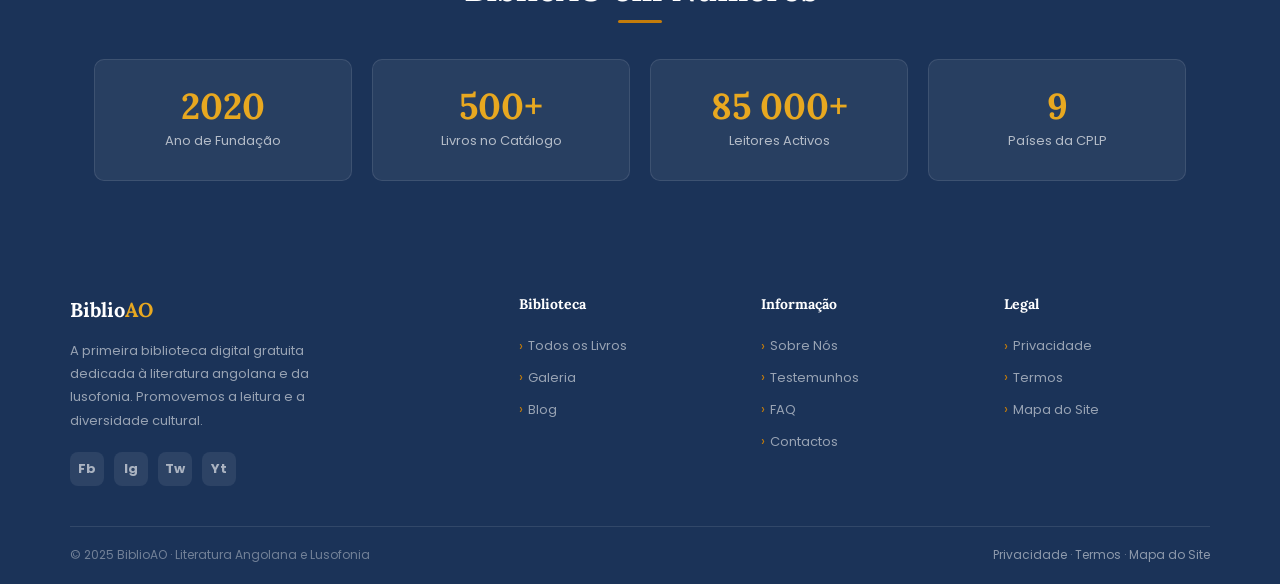
<file: html/sobre-nos.html>
<!DOCTYPE html>
<html lang="pt">
<head>
  
  <script async src="https://www.googletagmanager.com/gtag/js?id=G-L528276ZMW"></script>
  <script>
    window.dataLayer = window.dataLayer || [];
      function gtag(){dataLayer.push(arguments);}
        gtag('js', new Date());
        
          gtag('config', 'G-L528276ZMW');
          </script>
  <meta charset="UTF-8">
  <meta name="viewport" content="width=device-width, initial-scale=1.0">
  <meta name="description" content="BiblioAO — Biblioteca digital gratuita com milhares de livros para ler online ou descarregar.">
  <title>Sobre — BiblioAO</title>
  <link rel="icon" href="../fontes/favicon.svg" type="image/svg+xml">
  <link rel="stylesheet" href="../css/global.css">
  <link rel="stylesheet" href="../css/sobre.css">
  <link rel="stylesheet" href="../css/componentes.css">
</head>
<body>
  <input type="checkbox" id="nav-toggle" class="nav-toggle">
  <header class="nav">
    <div class="nav-interior">
      <a href="../index.html" class="nav-logo">Biblio<span>AO</span></a>
      <nav class="nav-links">
        <a href="../index.html">Início</a>
        <a href="categorias.html">Livros</a>
        <a href="galeria.html">Galeria</a>
        <a href="blog.html">Blog</a>
        <a href="sobre-nos.html" class="ativo">Sobre</a>
        <a href="contactos.html">Contactos</a>
        <a href="newsletter.html" class="nav-btn">Newsletter</a>
      </nav>

      <button id="btn-tema" class="btn-tema-alternar" aria-label="Alternar tema">
        <span class="icone-sol">☀️</span>
        <span class="icone-lua">🌙</span>
      </button>

      <label for="nav-toggle" class="nav-toggle-label" aria-label="Menu">
        <span></span><span></span><span></span>
      </label>
    </div>
    <nav class="nav-mobile">
      <a href="../index.html">Início</a>
      <a href="categorias.html">Livros</a>
      <a href="galeria.html">Galeria</a>
      <a href="blog.html">Blog</a>
      <a href="sobre-nos.html">Sobre</a>
      <a href="contactos.html">Contactos</a>
      <a href="newsletter.html">Newsletter</a>
    </nav>
  </header>

  <div class="banner">
    <div class="banner-etiqueta">Quem Somos</div>
    <h1>Sobre a BiblioAO</h1>
    <p>Conheça a nossa história, missão e os valores que nos movem.</p>
  </div>

  <section class="secao secao-cinza">
    <div class="container">
      <div class="sobre-grid">
        <div class="sobre-texto">
          <div class="etiqueta">A Nossa História</div>
          <h2 class="titulo-secao">Valorizar a palavra em português de Angola para o mundo</h2>
          <div class="linha-dourada"></div>
          <p>A BiblioAO nasceu em 2025 com um propósito claro: tornar acessível a literatura produzida em Angola e nos restantes países de língua portuguesa. Muitas destas obras são difíceis de encontrar em bibliotecas convencionais ou fora dos grandes centros urbanos.</p>
          <p>Começámos com 50 títulos de autores angolanos e hoje disponibilizamos mais de 500 obras de escritores de Angola, Brasil, Cabo Verde, Guiné-Bissau, Moçambique, Portugal, São Tomé e Príncipe e Timor-Leste.</p>
          <p>A plataforma é completamente gratuita, financiada por parcerias com instituições académicas e culturais da CPLP.</p>
        </div>
        <div>
          <img src="../imagens/sobre-nos.svg" alt="Prateleira de livros de autores lusófonos" width="500" height="340" style="border-radius:12px; box-shadow:0 16px 48px rgba(27,51,88,0.2); width:100%;">
        </div>
      </div>
    </div>
  </section>

  <section class="secao">
    <div class="container">
      <div class="centro">
        <div class="etiqueta">O Que Nos Move</div>
        <h2 class="titulo-secao">Os Nossos Valores</h2>
        <div class="linha-dourada centro"></div>
      </div>
      <div class="valores-grid">
        <div class="valor-card">
          <div class="valor-titulo">Valorização da Lusofonia</div>
          <p class="valor-texto">Acreditamos que a diversidade da língua portuguesa é um património imaterial que deve ser partilhado e celebrado.</p>
        </div>
        <div class="valor-card">
          <div class="valor-titulo">Acesso Universal</div>
          <p class="valor-texto">O conhecimento é um direito de todos. Por isso a nossa plataforma é e será sempre gratuita para qualquer leitor.</p>
        </div>
        <div class="valor-card">
          <div class="valor-titulo">Diversidade Cultural</div>
          <p class="valor-texto">Valorizamos a literatura de todo o mundo lusófono, garantindo que as diferentes vozes e culturas sejam representadas.</p>
        </div>
        <div class="valor-card">
          <div class="valor-titulo">Inovação Contínua</div>
          <p class="valor-texto">Actualizamos constantemente o catálogo e melhoramos a plataforma com base no feedback da comunidade.</p>
        </div>
      </div>
    </div>
  </section>

  <section class="secao secao-azul">
    <div class="container">
      <div class="centro">
        <div class="etiqueta" style="color:var(--dourado-claro);">Em Números</div>
        <h2 class="titulo-secao branco">BiblioAO em Números</h2>
        <div class="linha-dourada centro"></div>
      </div>
      <div class="stats-grid">
        <div class="stat">
          <div class="stat-num">2020</div>
          <div class="stat-label">Ano de Fundação</div>
        </div>
        <div class="stat">
          <div class="stat-num">500+</div>
          <div class="stat-label">Livros no Catálogo</div>
        </div>
        <div class="stat">
          <div class="stat-num">85 000+</div>
          <div class="stat-label">Leitores Activos</div>
        </div>
        <div class="stat">
          <div class="stat-num">9</div>
          <div class="stat-label">Países da CPLP</div>
        </div>
      </div>
    </div>
  </section>

  <footer class="rodape">
    <div class="rodape-grid">
      <div>
        <div class="rodape-logo">Biblio<span>AO</span></div>
        <p class="rodape-desc">A primeira biblioteca digital gratuita dedicada à literatura angolana e da lusofonia. Promovemos a leitura e a diversidade cultural.</p>
        <div class="rodape-redes">
          <a href="https://www.facebook.com/juliomalanda.junior" aria-label="Facebook">Fb</a>
          <a href="https://www.instagram.com/juliomalanda/" aria-label="Instagram">Ig</a>
          <a href="#" aria-label="Twitter">Tw</a>
          <a href="#" aria-label="YouTube">Yt</a>
        </div>
      </div>
      <div class="rodape-col">
        <div class="rodape-col-titulo">Biblioteca</div>
        <a href="categorias.html">Todos os Livros</a>
        <a href="galeria.html">Galeria</a>
        <a href="blog.html">Blog</a>
      </div>
      <div class="rodape-col">
        <div class="rodape-col-titulo">Informação</div>
        <a href="sobre-nos.html">Sobre Nós</a>
        <a href="testemunhos.html">Testemunhos</a>
        <a href="faq.html">FAQ</a>
        <a href="contactos.html">Contactos</a>
      </div>
      <div class="rodape-col">
        <div class="rodape-col-titulo">Legal</div>
        <a href="privacidade.html">Privacidade</a>
        <a href="termos.html">Termos</a>
        <a href="mapa-do-site.html">Mapa do Site</a>
      </div>
    </div>
    <div class="rodape-base">
      <span>&copy; 2025 BiblioAO · Literatura Angolana e Lusofonia</span>
      <span>
        <a href="privacidade.html">Privacidade</a> &middot;
        <a href="termos.html">Termos</a> &middot;
        <a href="mapa-do-site.html">Mapa do Site</a>
      </span>
    </div>
  </footer>

  <button id="btn-topo" title="Voltar ao topo">↑</button>
  <script src="../javaScript/app.js"></script>
</body>
</html>
</file>
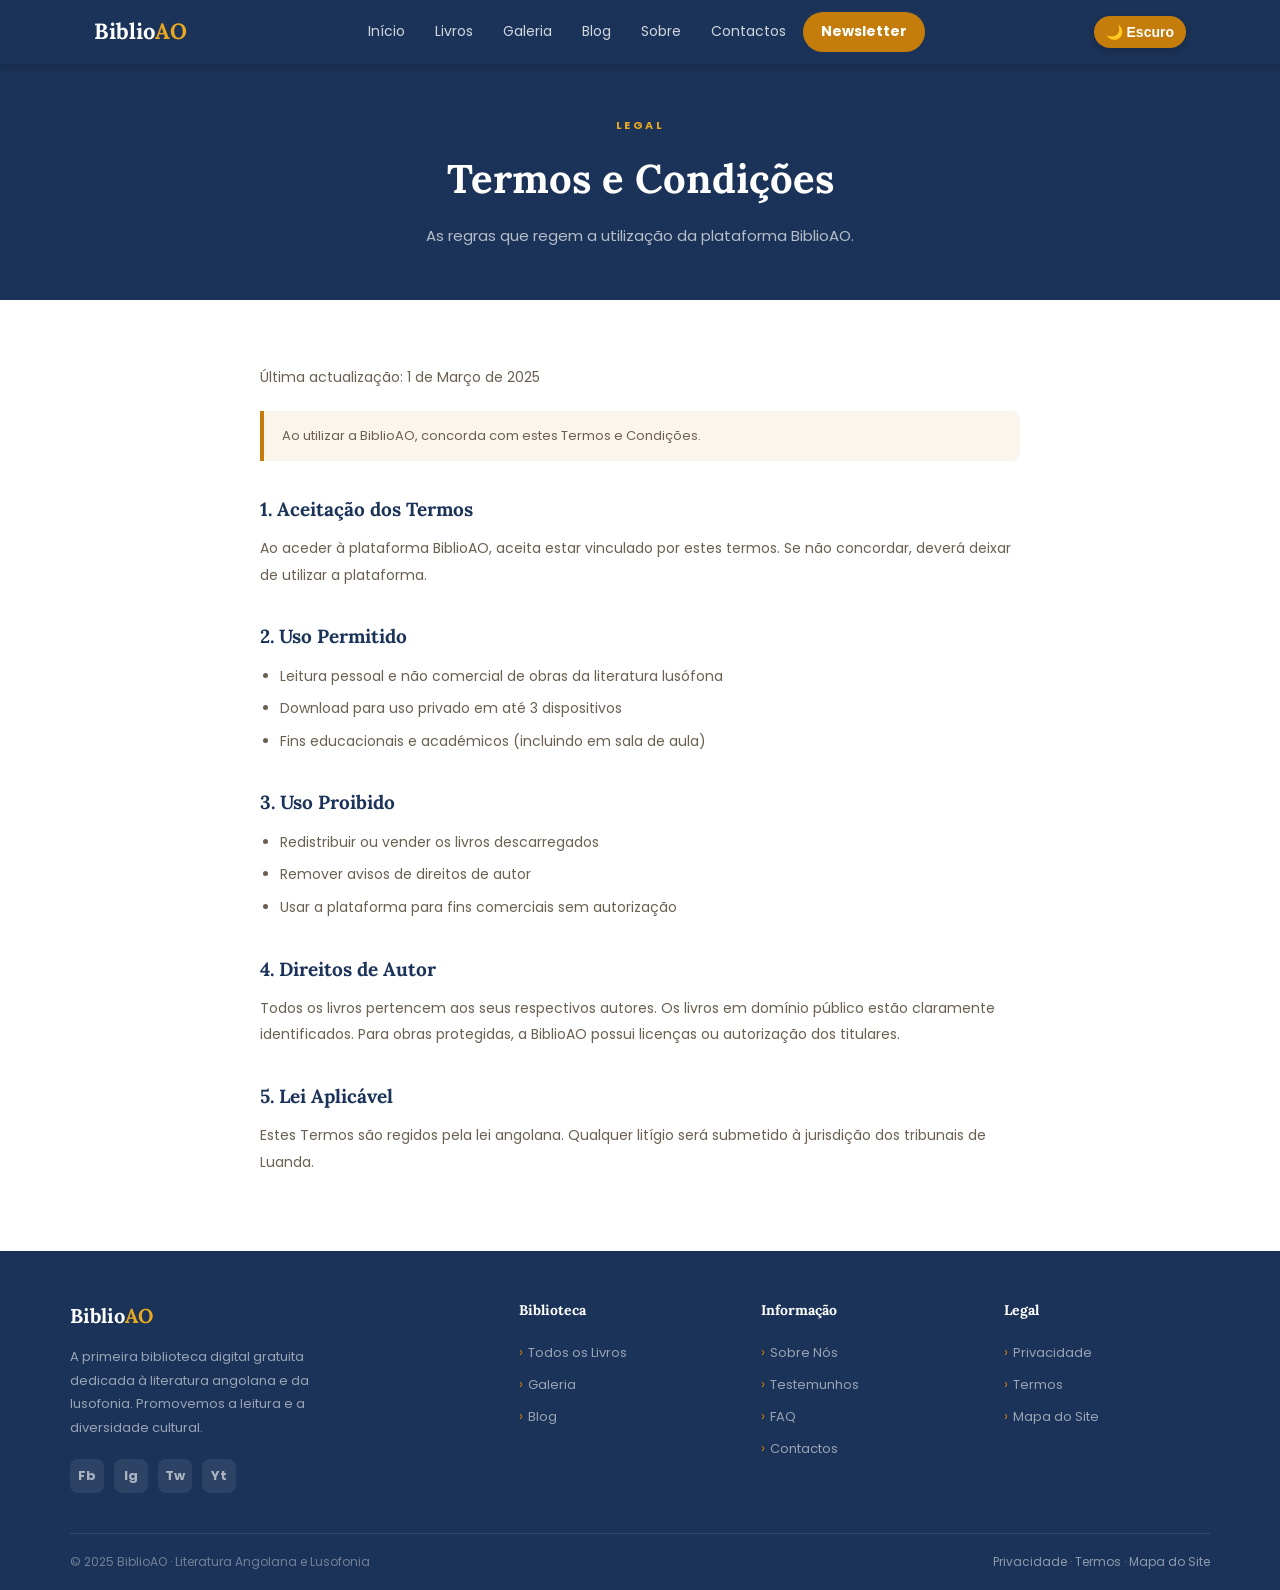
<file: html/termos.html>
<!DOCTYPE html>
<html lang="pt">
<head>
  
  <script async src="https://www.googletagmanager.com/gtag/js?id=G-L528276ZMW"></script>
  <script>
    window.dataLayer = window.dataLayer || [];
      function gtag(){dataLayer.push(arguments);}
        gtag('js', new Date());
        
          gtag('config', 'G-L528276ZMW');
          </script>
  <meta charset="UTF-8">
  <meta name="viewport" content="width=device-width, initial-scale=1.0">
  <meta name="description" content="BiblioAO — Termos e Condições da biblioteca digital de literatura angolana e lusófona.">
  <title>Termos — BiblioAO</title>
  <link rel="icon" href="../fontes/favicon.svg" type="image/svg+xml">
  <link rel="stylesheet" href="../css/global.css">
  <link rel="stylesheet" href="../css/componentes.css">
  <link rel="stylesheet" href="../css/termos.css">
</head>
<body>
  <input type="checkbox" id="nav-toggle" class="nav-toggle">
  <header class="nav">
    <div class="nav-interior">
      <a href="../index.html" class="nav-logo">Biblio<span>AO</span></a>
      <nav class="nav-links" aria-label="Menu principal">
        <a href="../index.html">Início</a>
        <a href="categorias.html">Livros</a>
        <a href="galeria.html">Galeria</a>
        <a href="blog.html">Blog</a>
        <a href="sobre-nos.html">Sobre</a>
        <a href="contactos.html">Contactos</a>
        <a href="newsletter.html" class="nav-btn">Newsletter</a>
      </nav>

      <button id="btn-tema" class="btn-tema-alternar" aria-label="Alternar tema">
        <span class="icone-sol">☀️</span>
        <span class="icone-lua">🌙</span>
      </button>

      <label for="nav-toggle" class="nav-toggle-label" aria-label="Menu" aria-expanded="false">
        <span></span>
        <span></span>
        <span></span>
      </label>
    </div>
    <nav class="nav-mobile" aria-label="Menu mobile">
      <a href="../index.html">Início</a>
      <a href="categorias.html">Livros</a>
      <a href="galeria.html">Galeria</a>
      <a href="blog.html">Blog</a>
      <a href="sobre-nos.html">Sobre</a>
      <a href="contactos.html">Contactos</a>
      <a href="newsletter.html">Newsletter</a>
    </nav>
  </header>

  <div class="banner">
    <div class="banner-etiqueta">Legal</div>
    <h1>Termos e Condições</h1>
    <p>As regras que regem a utilização da plataforma BiblioAO.</p>
  </div>

  <section class="secao">
    <div class="container">
      <div class="texto-pagina">
        <p class="data-doc">Última actualização: 1 de Março de 2025</p>
        <div class="aviso-caixa">Ao utilizar a BiblioAO, concorda com estes Termos e Condições.</div>
        <h2>1. Aceitação dos Termos</h2>
        <p>Ao aceder à plataforma BiblioAO, aceita estar vinculado por estes termos. Se não concordar, deverá deixar de utilizar a plataforma.</p>
        <h2>2. Uso Permitido</h2>
        <ul>
          <li>Leitura pessoal e não comercial de obras da literatura lusófona</li>
          <li>Download para uso privado em até 3 dispositivos</li>
          <li>Fins educacionais e académicos (incluindo em sala de aula)</li>
        </ul>
        <h2>3. Uso Proibido</h2>
        <ul>
          <li>Redistribuir ou vender os livros descarregados</li>
          <li>Remover avisos de direitos de autor</li>
          <li>Usar a plataforma para fins comerciais sem autorização</li>
        </ul>
        <h2>4. Direitos de Autor</h2>
        <p>Todos os livros pertencem aos seus respectivos autores. Os livros em domínio público estão claramente identificados. Para obras protegidas, a BiblioAO possui licenças ou autorização dos titulares.</p>
        <h2>5. Lei Aplicável</h2>
        <p>Estes Termos são regidos pela lei angolana. Qualquer litígio será submetido à jurisdição dos tribunais de Luanda.</p>
      </div>
    </div>
  </section>

  <footer class="rodape">
    <div class="rodape-grid">
      <div>
        <div class="rodape-logo">Biblio<span>AO</span></div>
        <p class="rodape-desc">A primeira biblioteca digital gratuita dedicada à literatura angolana e da lusofonia. Promovemos a leitura e a diversidade cultural.</p>
        <div class="rodape-redes">
          <a href="https://www.facebook.com/juliomalanda.junior" aria-label="Facebook">Fb</a>
          <a href="https://www.instagram.com/juliomalanda/" aria-label="Instagram">Ig</a>
          <a href="#" aria-label="Twitter">Tw</a>
          <a href="#" aria-label="YouTube">Yt</a>
        </div>
      </div>
      <div class="rodape-col">
        <div class="rodape-col-titulo">Biblioteca</div>
        <a href="categorias.html">Todos os Livros</a>
        <a href="galeria.html">Galeria</a>
        <a href="blog.html">Blog</a>
      </div>
      <div class="rodape-col">
        <div class="rodape-col-titulo">Informação</div>
        <a href="sobre-nos.html">Sobre Nós</a>
        <a href="testemunhos.html">Testemunhos</a>
        <a href="faq.html">FAQ</a>
        <a href="contactos.html">Contactos</a>
      </div>
      <div class="rodape-col">
        <div class="rodape-col-titulo">Legal</div>
        <a href="privacidade.html">Privacidade</a>
        <a href="termos.html">Termos</a>
        <a href="mapa-do-site.html">Mapa do Site</a>
      </div>
    </div>
    <div class="rodape-base">
      <span>&copy; 2025 BiblioAO · Literatura Angolana e Lusofonia</span>
      <span>
        <a href="privacidade.html">Privacidade</a> &middot;
        <a href="termos.html">Termos</a> &middot;
        <a href="mapa-do-site.html">Mapa do Site</a>
      </span>
    </div>
  </footer>

  <button id="btn-topo" title="Voltar ao topo">↑</button>
  <script src="../javaScript/app.js"></script>
</body>
</html>
</file>
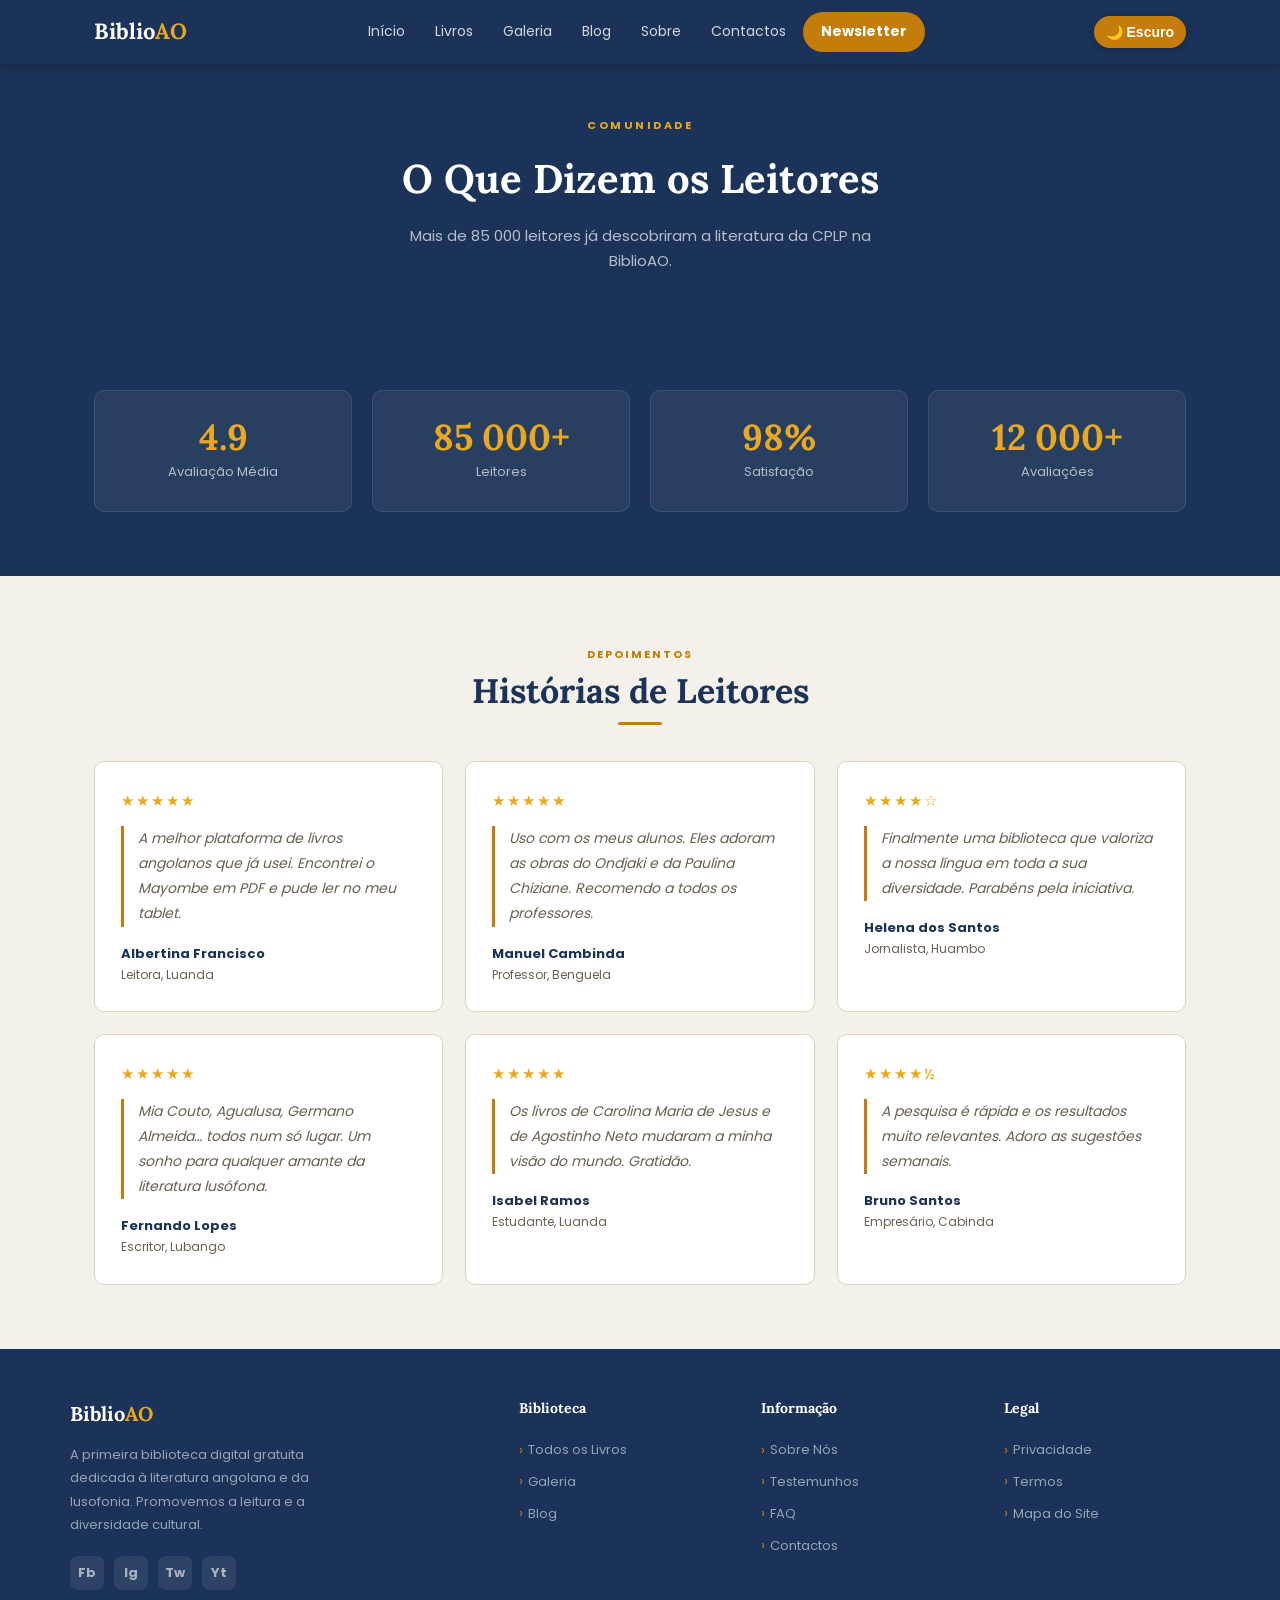
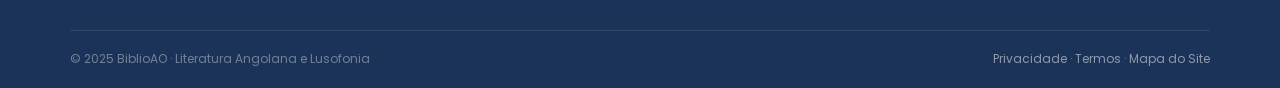
<file: html/testemunhos.html>
<!DOCTYPE html>
<html lang="pt">
<head>
  
  <script async src="https://www.googletagmanager.com/gtag/js?id=G-L528276ZMW"></script>
  <script>
    window.dataLayer = window.dataLayer || [];
      function gtag(){dataLayer.push(arguments);}
        gtag('js', new Date());
        
          gtag('config', 'G-L528276ZMW');
          </script>
  <meta charset="UTF-8">
  <meta name="viewport" content="width=device-width, initial-scale=1.0">
  <meta name="description" content="BiblioAO — Depoimentos de leitores sobre a biblioteca digital de literatura angolana e lusófona.">
  <title>Testemunhos — BiblioAO</title>
  <link rel="icon" href="../fontes/favicon.svg" type="image/svg+xml">
  <link rel="stylesheet" href="../css/global.css">
  <link rel="stylesheet" href="../css/componentes.css">
  <link rel="stylesheet" href="../css/testemunhos.css">
</head>
<body>
  <input type="checkbox" id="nav-toggle" class="nav-toggle">
  <header class="nav">
    <div class="nav-interior">
      <a href="../index.html" class="nav-logo">Biblio<span>AO</span></a>
      <nav class="nav-links" aria-label="Menu principal">
        <a href="../index.html">Início</a>
        <a href="categorias.html">Livros</a>
        <a href="galeria.html">Galeria</a>
        <a href="blog.html">Blog</a>
        <a href="sobre-nos.html">Sobre</a>
        <a href="contactos.html">Contactos</a>
        <a href="newsletter.html" class="nav-btn">Newsletter</a>
      </nav>

      <button id="btn-tema" class="btn-tema-alternar" aria-label="Alternar tema">
        <span class="icone-sol">☀️</span>
        <span class="icone-lua">🌙</span>
      </button>

      <label for="nav-toggle" class="nav-toggle-label" aria-label="Menu" aria-expanded="false">
        <span></span>
        <span></span>
        <span></span>
      </label>
    </div>
    <nav class="nav-mobile" aria-label="Menu mobile">
      <a href="../index.html">Início</a>
      <a href="categorias.html">Livros</a>
      <a href="galeria.html">Galeria</a>
      <a href="blog.html">Blog</a>
      <a href="sobre-nos.html">Sobre</a>
      <a href="contactos.html">Contactos</a>
      <a href="newsletter.html">Newsletter</a>
    </nav>
  </header>

  <div class="banner">
    <div class="banner-etiqueta">Comunidade</div>
    <h1>O Que Dizem os Leitores</h1>
    <p>Mais de 85 000 leitores já descobriram a literatura da CPLP na BiblioAO.</p>
  </div>

  <section class="secao secao-azul">
    <div class="container">
      <div class="stats-grid">
        <div class="stat">
          <div class="stat-num">4.9</div>
          <div class="stat-label">Avaliação Média</div>
        </div>
        <div class="stat">
          <div class="stat-num">85 000+</div>
          <div class="stat-label">Leitores</div>
        </div>
        <div class="stat">
          <div class="stat-num">98%</div>
          <div class="stat-label">Satisfação</div>
        </div>
        <div class="stat">
          <div class="stat-num">12 000+</div>
          <div class="stat-label">Avaliações</div>
        </div>
      </div>
    </div>
  </section>

  <section class="secao secao-cinza">
    <div class="container">
      <div class="centro">
        <div class="etiqueta">Depoimentos</div>
        <h2 class="titulo-secao">Histórias de Leitores</h2>
        <div class="linha-dourada centro"></div>
      </div>
      <div class="testemunhos-grid">
        <div class="testemunho">
          <div class="testemunho-stars">★★★★★</div>
          <p class="testemunho-texto">A melhor plataforma de livros angolanos que já usei. Encontrei o Mayombe em PDF e pude ler no meu tablet.</p>
          <div class="testemunho-nome">Albertina Francisco</div>
          <div class="testemunho-cargo">Leitora, Luanda</div>
        </div>
        <div class="testemunho">
          <div class="testemunho-stars">★★★★★</div>
          <p class="testemunho-texto">Uso com os meus alunos. Eles adoram as obras do Ondjaki e da Paulina Chiziane. Recomendo a todos os professores.</p>
          <div class="testemunho-nome">Manuel Cambinda</div>
          <div class="testemunho-cargo">Professor, Benguela</div>
        </div>
        <div class="testemunho">
          <div class="testemunho-stars">★★★★☆</div>
          <p class="testemunho-texto">Finalmente uma biblioteca que valoriza a nossa língua em toda a sua diversidade. Parabéns pela iniciativa.</p>
          <div class="testemunho-nome">Helena dos Santos</div>
          <div class="testemunho-cargo">Jornalista, Huambo</div>
        </div>
        <div class="testemunho">
          <div class="testemunho-stars">★★★★★</div>
          <p class="testemunho-texto">Mia Couto, Agualusa, Germano Almeida… todos num só lugar. Um sonho para qualquer amante da literatura lusófona.</p>
          <div class="testemunho-nome">Fernando Lopes</div>
          <div class="testemunho-cargo">Escritor, Lubango</div>
        </div>
        <div class="testemunho">
          <div class="testemunho-stars">★★★★★</div>
          <p class="testemunho-texto">Os livros de Carolina Maria de Jesus e de Agostinho Neto mudaram a minha visão do mundo. Gratidão.</p>
          <div class="testemunho-nome">Isabel Ramos</div>
          <div class="testemunho-cargo">Estudante, Luanda</div>
        </div>
        <div class="testemunho">
          <div class="testemunho-stars">★★★★½</div>
          <p class="testemunho-texto">A pesquisa é rápida e os resultados muito relevantes. Adoro as sugestões semanais.</p>
          <div class="testemunho-nome">Bruno Santos</div>
          <div class="testemunho-cargo">Empresário, Cabinda</div>
        </div>
      </div>
    </div>
  </section>

  <footer class="rodape">
    <div class="rodape-grid">
      <div>
        <div class="rodape-logo">Biblio<span>AO</span></div>
        <p class="rodape-desc">A primeira biblioteca digital gratuita dedicada à literatura angolana e da lusofonia. Promovemos a leitura e a diversidade cultural.</p>
        <div class="rodape-redes">
          <a href="https://www.facebook.com/juliomalanda.junior" aria-label="Facebook">Fb</a>
          <a href="https://www.instagram.com/juliomalanda/" aria-label="Instagram">Ig</a>
          <a href="#" aria-label="Twitter">Tw</a>
          <a href="#" aria-label="YouTube">Yt</a>
        </div>
      </div>
      <div class="rodape-col">
        <div class="rodape-col-titulo">Biblioteca</div>
        <a href="categorias.html">Todos os Livros</a>
        <a href="galeria.html">Galeria</a>
        <a href="blog.html">Blog</a>
      </div>
      <div class="rodape-col">
        <div class="rodape-col-titulo">Informação</div>
        <a href="sobre-nos.html">Sobre Nós</a>
        <a href="testemunhos.html">Testemunhos</a>
        <a href="faq.html">FAQ</a>
        <a href="contactos.html">Contactos</a>
      </div>
      <div class="rodape-col">
        <div class="rodape-col-titulo">Legal</div>
        <a href="privacidade.html">Privacidade</a>
        <a href="termos.html">Termos</a>
        <a href="mapa-do-site.html">Mapa do Site</a>
      </div>
    </div>
    <div class="rodape-base">
      <span>&copy; 2025 BiblioAO · Literatura Angolana e Lusofonia</span>
      <span>
        <a href="privacidade.html">Privacidade</a> &middot;
        <a href="termos.html">Termos</a> &middot;
        <a href="mapa-do-site.html">Mapa do Site</a>
      </span>
    </div>
  </footer>

  <button id="btn-topo" title="Voltar ao topo">↑</button>
  <script src="../javaScript/app.js"></script>
</body>
</html>
</file>
<file: css/global.css>
/* =============================================
   GLOBAL — Reset, variáveis, tipografia, header, footer, utilitários
   ============================================= */

   @font-face {
    font-family: 'Lora';
    src: url('../fontes/Lora.ttf') format('truetype');
    font-weight: 400 700;
  }
  @font-face {
    font-family: 'Poppins';
    src: url('../fontes/Poppins-Regular.ttf') format('truetype');
    font-weight: 400;
  }
  @font-face {
    font-family: 'Poppins';
    src: url('../fontes/Poppins-Bold.ttf') format('truetype');
    font-weight: 700;
  }
  
  /* =============================================
     VARIÁVEIS — Modo claro (padrão)
     ============================================= */
  :root {
    --azul         : #1b3358;
    --azul-escuro  : #111f36;
    --dourado      : #c47c0a;
    --dourado-claro: #e8a820;
    --verde        : #2d6b52;
    --cinza        : #f4f0ea;
    --branco       : #ffffff;
    --texto        : #1a1208;
    --texto-suave  : #6a6050;
    --borda        : #ddd5c0;
    --raio         : 8px;
    --sombra       : 0 4px 20px rgba(0, 0, 0, 0.10);
  
    /* Superfícies de inputs/cards (modo claro) */
    --superficie   : #ffffff;
    --superficie-alt: #f4f0ea;
  }
  
  /* =============================================
     VARIÁVEIS — Modo escuro
     ============================================= */
  .dark-mode {
    /* Fundos em camadas */
    --branco       : #0b1120;   /* fundo principal da página */
    --cinza        : #111827;   /* seções alternadas / cards */
    --superficie   : #162035;   /* inputs, cards elevados */
    --superficie-alt: #1c2a42;  /* hover states de inputs */
  
    /* Bordas e sombras */
    --borda        : #2a3f5f;
    --sombra       : 0 4px 24px rgba(0, 0, 0, 0.55);
  
    /* Textos com contraste WCAG AA */
    --texto        : #e8edf5;   /* texto principal */
    --texto-suave  : #9ab0cc;   /* texto secundário */
  
    /* Cores de destaque — ligeiramente mais vivas no escuro */
    --dourado      : #d4a020;
    --dourado-claro: #f0c040;
    --verde        : #3a8a6a;
  
    /* Azul institucional mantido para nav/rodapé */
    --azul         : #1b3358;
    --azul-escuro  : #111f36;
  }
  
  /* =============================================
     RESET
     ============================================= */
  *,
  *::before,
  *::after {
    box-sizing: border-box;
    margin: 0;
    padding: 0;
  }
  html {
    scroll-behavior: smooth;
  }
  body {
    font-family: 'Poppins', sans-serif;
    font-size: 15px;
    color: var(--texto);
    background: var(--branco);
    line-height: 1.7;
    overflow-x: hidden;
    transition: background 0.3s, color 0.3s;
  }
  img {
    display: block;
    max-width: 100%;
    border-radius: 6px;
  }
  a {
    text-decoration: none;
    color: inherit;
  }
  ul {
    list-style: none;
  }
  
  /* =============================================
     UTILITÁRIOS
     ============================================= */
  .container {
    max-width: 1140px;
    margin: 0 auto;
    padding: 0 24px;
  }
  .secao {
    padding: 64px 24px;
    transition: background 0.3s;
  }
  .secao-cinza {
    background: var(--cinza);
  }
  .secao-azul {
    background: var(--azul);
  }
  .etiqueta {
    display: inline-block;
    font-size: 11px;
    font-weight: 700;
    letter-spacing: 2px;
    text-transform: uppercase;
    color: var(--dourado);
    margin-bottom: 8px;
  }
  .titulo-secao {
    font-family: 'Lora', serif;
    font-size: clamp(22px, 4vw, 34px);
    font-weight: 700;
    color: var(--azul);
    margin-bottom: 10px;
    line-height: 1.2;
    transition: color 0.3s;
  }
  .titulo-secao.branco {
    color: var(--branco);
  }
  .linha-dourada {
    width: 44px;
    height: 3px;
    background: var(--dourado);
    border-radius: 2px;
    margin-bottom: 36px;
  }
  .linha-dourada.centro {
    margin-left: auto;
    margin-right: auto;
  }
  .centro {
    text-align: center;
  }
  
  /* =============================================
     NAVEGAÇÃO
     ============================================= */
  .nav {
    background: var(--azul);
    position: sticky;
    top: 0;
    z-index: 100;
    box-shadow: 0 2px 10px rgba(0, 0, 0, 0.20);
  }
  .nav-interior {
    max-width: 1140px;
    margin: 0 auto;
    padding: 0 24px;
    height: 64px;
    display: flex;
    align-items: center;
    justify-content: space-between;
    gap: 16px;
  }
  .nav-logo {
    font-family: 'Lora', serif;
    font-size: 22px;
    font-weight: 700;
    color: var(--branco);
    flex-shrink: 0;
  }
  .nav-logo span {
    color: var(--dourado-claro);
  }
  .nav-links {
    display: flex;
    align-items: center;
    gap: 4px;
  }
  .nav-links a {
    font-size: 14px;
    color: rgba(255, 255, 255, 0.80);
    padding: 8px 13px;
    border-radius: var(--raio);
    transition: background 0.2s, color 0.2s;
  }
  .nav-links a:hover,
  .nav-links a.ativo {
    background: rgba(255, 255, 255, 0.12);
    color: #ffffff;
  }
  .nav-btn {
    background: var(--dourado) !important;
    color: #ffffff !important;
    border-radius: 20px !important;
    font-weight: 700 !important;
    padding: 8px 18px !important;
  }
  .nav-btn:hover {
    background: var(--dourado-claro) !important;
  }
  .nav-toggle {
    display: none;
  }
  .nav-toggle-label {
    display: none;
    flex-direction: column;
    gap: 5px;
    cursor: pointer;
    padding: 6px;
  }
  .nav-toggle-label span {
    display: block;
    width: 24px;
    height: 2px;
    background: #ffffff;
    border-radius: 2px;
    transition: transform 0.25s, opacity 0.25s;
  }
  .nav-mobile {
    display: none;
    flex-direction: column;
    background: var(--azul-escuro);
    padding: 12px 24px 20px;
    border-top: 1px solid rgba(255, 255, 255, 0.08);
  }
  .nav-mobile a {
    font-size: 15px;
    color: rgba(255, 255, 255, 0.82);
    padding: 13px 0;
    border-bottom: 1px solid rgba(255, 255, 255, 0.07);
    transition: color 0.2s;
  }
  .nav-mobile a:hover {
    color: #ffffff;
  }
  .nav-toggle:checked ~ .nav .nav-mobile {
    display: flex;
  }
  .nav-toggle:checked ~ .nav .nav-toggle-label span:nth-child(1) {
    transform: translateY(7px) rotate(45deg);
  }
  .nav-toggle:checked ~ .nav .nav-toggle-label span:nth-child(2) {
    opacity: 0;
  }
  .nav-toggle:checked ~ .nav .nav-toggle-label span:nth-child(3) {
    transform: translateY(-7px) rotate(-45deg);
  }
  
  /* =============================================
     RODAPÉ
     ============================================= */
  .rodape {
    background: var(--azul);
    padding: 48px 24px 0;
  }
  .rodape-grid {
    max-width: 1140px;
    margin: 0 auto;
    display: grid;
    grid-template-columns: 2fr 1fr 1fr 1fr;
    gap: 36px;
    padding-bottom: 40px;
    border-bottom: 1px solid rgba(255, 255, 255, 0.10);
  }
  .rodape-logo {
    font-family: 'Lora', serif;
    font-size: 20px;
    font-weight: 700;
    color: #ffffff;
    margin-bottom: 12px;
  }
  .rodape-logo span {
    color: var(--dourado-claro);
  }
  .rodape-desc {
    font-size: 13px;
    color: rgba(255, 255, 255, 0.55);
    line-height: 1.8;
    max-width: 260px;
    margin-bottom: 20px;
    transition: color 0.3s;
  }
  .rodape-redes {
    display: flex;
    gap: 10px;
  }
  .rodape-redes a {
    width: 34px;
    height: 34px;
    border-radius: var(--raio);
    background: rgba(255, 255, 255, 0.08);
    display: flex;
    align-items: center;
    justify-content: center;
    font-size: 13px;
    font-weight: 700;
    color: rgba(255, 255, 255, 0.60);
    transition: background 0.2s, color 0.2s;
  }
  .rodape-redes a:hover {
    background: var(--dourado);
    color: #ffffff;
  }
  .rodape-col-titulo {
    font-family: 'Lora', serif;
    font-size: 14px;
    font-weight: 700;
    color: #ffffff;
    margin-bottom: 14px;
  }
  .rodape-col a {
    display: flex;
    align-items: center;
    gap: 5px;
    font-size: 13px;
    color: rgba(255, 255, 255, 0.55);
    padding: 4px 0;
    transition: color 0.15s, padding-left 0.15s;
  }
  .rodape-col a::before {
    content: '›';
    color: var(--dourado);
    font-size: 14px;
  }
  .rodape-col a:hover {
    color: #ffffff;
    padding-left: 4px;
  }
  .rodape-base {
    max-width: 1140px;
    margin: 0 auto;
    padding: 18px 0;
    display: flex;
    justify-content: space-between;
    align-items: center;
    font-size: 12px;
    color: rgba(255, 255, 255, 0.38);
    flex-wrap: wrap;
    gap: 10px;
  }
  .rodape-base a {
    color: rgba(255, 255, 255, 0.50);
    transition: color 0.15s;
  }
  .rodape-base a:hover {
    color: var(--dourado-claro);
  }
  
  /* =============================================
     MODO ESCURO — Ajustes globais
     ============================================= */
  
  /* Fundo e texto do body já são cobertos pelas variáveis */
  .dark-mode .secao-cinza {
    background: var(--cinza);
  }
  
  /* Títulos de seção no escuro */
  .dark-mode .titulo-secao {
    color: var(--dourado-claro);
  }
  .dark-mode .titulo-secao.branco {
    color: #ffffff;
  }
  
  /* Seção azul mantém fundo mas clareia levemente o texto */
  .dark-mode .secao-azul {
    background: var(--azul-escuro);
  }
  .dark-mode .secao-azul .titulo-secao {
    color: #ffffff;
  }
  
  /* =============================================
     MODO ESCURO — Cards de livros
     ============================================= */
  .dark-mode .livro-card {
    background: var(--superficie);
    border-color: var(--borda);
    box-shadow: var(--sombra);
  }
  .dark-mode .livro-titulo {
    color: var(--texto);
  }
  .dark-mode .livro-autor,
  .dark-mode .livro-meta,
  .dark-mode .livro-stars span {
    color: var(--texto-suave);
  }
  
  /* =============================================
     MODO ESCURO — Botões de livros
     ============================================= */
  .dark-mode .btn-ler {
    background: var(--azul);
    color: #ffffff;
  }
  .dark-mode .btn-ler:hover {
    background: var(--dourado);
    color: #ffffff;
  }
  .dark-mode .btn-baixar {
    background: var(--superficie-alt);
    color: var(--texto-suave);
    border-color: var(--borda);
  }
  .dark-mode .btn-baixar:hover {
    background: var(--verde);
    color: #ffffff;
    border-color: var(--verde);
  }
  
  /* =============================================
     MODO ESCURO — Testemunhos
     ============================================= */
  .dark-mode .testemunho {
    background: var(--superficie);
    border-color: var(--borda);
  }
  .dark-mode .testemunho-texto {
    color: var(--texto-suave);
  }
  .dark-mode .testemunho-nome {
    color: var(--texto);
  }
  .dark-mode .testemunho-cargo {
    color: var(--texto-suave);
  }
  
  /* =============================================
     MODO ESCURO — FAQ
     ============================================= */
  .dark-mode .faq-lista details {
    background: var(--superficie);
    border-color: var(--borda);
  }
  .dark-mode .faq-lista summary {
    color: var(--texto);
  }
  .dark-mode .faq-resposta {
    color: var(--texto-suave);
    border-top-color: var(--borda);
  }
  
  /* =============================================
     MODO ESCURO — Formulários
     ============================================= */
  .dark-mode .form-label {
    color: var(--texto);
  }
  .dark-mode .form-input,
  .dark-mode .form-textarea,
  .dark-mode .form-select {
    background: var(--superficie);
    color: var(--texto);
    border-color: var(--borda);
  }
  .dark-mode .form-input::placeholder,
  .dark-mode .form-textarea::placeholder {
    color: var(--texto-suave);
  }
  .dark-mode .form-input:focus,
  .dark-mode .form-textarea:focus,
  .dark-mode .form-select:focus {
    border-color: var(--dourado);
    box-shadow: 0 0 0 3px rgba(212, 160, 32, 0.22);
  }
  
  /* =============================================
     MODO ESCURO — Barra de pesquisa
     ============================================= */
  .dark-mode .barra-pesquisa {
    background: var(--cinza);
    border-bottom-color: var(--borda);
  }
  .dark-mode .pesquisa-form {
    border-color: var(--borda);
    background: var(--superficie);
  }
  .dark-mode .pesquisa-form input {
    color: var(--texto);
    background: transparent;
  }
  .dark-mode .pesquisa-form input::placeholder {
    color: var(--texto-suave);
  }
  .dark-mode .pesquisa-form button {
    background: var(--azul);
    color: #ffffff;
  }
  .dark-mode .pesquisa-form button:hover {
    background: var(--dourado);
  }
  
  /* =============================================
     MODO ESCURO — Filtros
     ============================================= */
  .dark-mode .filtros a {
    background: var(--superficie);
    border-color: var(--borda);
    color: var(--texto-suave);
  }
  .dark-mode .filtros a:hover,
  .dark-mode .filtros a.ativo {
    background: var(--azul);
    color: #ffffff;
    border-color: var(--azul);
  }
  
  /* =============================================
     MODO ESCURO — Paginação
     ============================================= */
  .dark-mode .paginacao a {
    border-color: var(--borda);
    color: var(--texto-suave);
  }
  .dark-mode .paginacao a:hover,
  .dark-mode .paginacao a.ativo {
    background: var(--azul);
    color: #ffffff;
    border-color: var(--azul);
  }
  
  /* =============================================
     MODO ESCURO — Mapa do site
     ============================================= */
  .dark-mode .mapa-bloco {
    background: var(--superficie);
    border-color: var(--borda);
  }
  .dark-mode .mapa-bloco-titulo {
    color: var(--texto);
  }
  .dark-mode .mapa-bloco a {
    color: var(--texto-suave);
  }
  .dark-mode .mapa-bloco a:hover {
    color: var(--dourado-claro);
  }
  
  /* =============================================
     MODO ESCURO — Estatísticas
     ============================================= */
  .dark-mode .stats-grid .stat {
    background: rgba(255, 255, 255, 0.04);
    border-color: rgba(255, 255, 255, 0.08);
  }
  .dark-mode .stat-num {
    color: var(--dourado-claro);
  }
  .dark-mode .stat-label {
    color: var(--texto-suave);
  }
  
  /* =============================================
     MODO ESCURO — Galeria
     ============================================= */
  .dark-mode .galeria-item {
    border: 1px solid var(--borda);
    box-shadow: var(--sombra);
  }
  .dark-mode .galeria-item:hover {
    box-shadow: 0 10px 30px rgba(0, 0, 0, 0.65);
  }
  .dark-mode .galeria-legenda {
    background: rgba(0, 0, 0, 0.78);
  }
  .dark-mode .galeria-legenda span {
    color: #ffffff;
    text-shadow: 0 2px 6px rgba(0, 0, 0, 0.6);
  }
  
  /* =============================================
     MODO ESCURO — Newsletter
     ============================================= */
  .dark-mode .nl-inline {
    background: linear-gradient(135deg, #060c18, #0c1325);
  }
  .dark-mode .nl-caixa {
    background: var(--superficie);
  }
  .dark-mode .nl-form-inline {
    border-color: rgba(255, 255, 255, 0.15);
  }
  .dark-mode .nl-form-inline input {
    color: var(--texto);
    background: transparent;
  }
  .dark-mode .nl-form-inline input::placeholder {
    color: var(--texto-suave);
  }
  
  /* =============================================
     MODO ESCURO — Páginas de texto
     ============================================= */
  .dark-mode .texto-pagina h2 {
    color: var(--texto);
  }
  .dark-mode .texto-pagina p,
  .dark-mode .texto-pagina ul li {
    color: var(--texto-suave);
  }
  .dark-mode .aviso-caixa {
    background: rgba(212, 160, 32, 0.10);
    border-left-color: var(--dourado);
  }
  
  /* =============================================
     MODO ESCURO — Erro 404
     ============================================= */
  .dark-mode .erro-num {
    opacity: 0.18;
  }
  .dark-mode .erro-titulo {
    color: var(--texto);
  }
  .dark-mode .erro-desc {
    color: var(--texto-suave);
  }
  
  /* =============================================
     MODO ESCURO — Rodapé
     ============================================= */
  .dark-mode .rodape {
    background: #0d1525;
    border-top: 1px solid var(--borda);
  }
  .dark-mode .rodape-desc,
  .dark-mode .rodape-col a,
  .dark-mode .rodape-base {
    color: var(--texto-suave);
  }
  .dark-mode .rodape-col a:hover {
    color: var(--dourado-claro);
  }
  .dark-mode .rodape-redes a {
    background: rgba(255, 255, 255, 0.06);
    color: var(--texto-suave);
  }
  .dark-mode .rodape-redes a:hover {
    background: var(--dourado);
    color: #ffffff;
  }
  .dark-mode .rodape-base a:hover {
    color: var(--dourado-claro);
  }
  
  /* =============================================
     MODO ESCURO — Botão de alternância (#btn-tema)
     ============================================= */
  #btn-tema {
    background: var(--dourado);
    color: #ffffff;
    border: none;
    padding: 8px 12px;
    border-radius: 30px;
    font-size: 14px;
    font-weight: 700;
    cursor: pointer;
    transition: background 0.3s, transform 0.2s, box-shadow 0.3s;
    box-shadow: 0 2px 8px rgba(0, 0, 0, 0.2);
    display: inline-flex;
    align-items: center;
    justify-content: center;
  }
  /* Ícones do botão: mostra lua no modo claro, sol no modo escuro */
  #btn-tema .icone-sol {
    display: none;
  }
  #btn-tema .icone-lua {
    display: inline;
  }
  .dark-mode #btn-tema .icone-sol {
    display: inline;
  }
  .dark-mode #btn-tema .icone-lua {
    display: none;
  }
  #btn-tema:hover {
    background: var(--dourado-claro);
    transform: scale(1.03);
    box-shadow: 0 4px 12px rgba(196, 124, 10, 0.4);
  }
  #btn-tema:active {
    transform: scale(0.97);
  }
  .dark-mode #btn-tema {
    background: var(--dourado-claro);
    box-shadow: 0 2px 12px rgba(232, 184, 48, 0.3);
  }
  .dark-mode #btn-tema:hover {
    background: var(--dourado);
    box-shadow: 0 4px 16px rgba(232, 184, 48, 0.5);
  }
  
  /* =============================================
     MODO ESCURO — Botão voltar ao topo
     ============================================= */
  .dark-mode #btn-topo {
    background-color: var(--dourado-claro);
    color: #ffffff;
    box-shadow: 0 4px 15px rgba(232, 184, 48, 0.45);
  }
  .dark-mode #btn-topo:hover {
    background-color: var(--dourado);
  }
  
  /* =============================================
     MEDIA QUERIES
     ============================================= */
  @media (max-width: 900px) {
    .nav-links,
    .nav-btn {
      display: none;
    }
    .nav-toggle-label {
      display: flex;
    }
    .rodape-grid {
      grid-template-columns: 1fr 1fr;
    }
  }
  @media (max-width: 768px) {
    .secao {
      padding: 52px 18px;
    }
    .container,
    .nav-interior {
      padding-left: 18px;
      padding-right: 18px;
    }
    .titulo-secao {
      line-height: 1.3;
    }
  }
  @media (max-width: 560px) {
    .secao {
      padding: 44px 16px;
    }
    .rodape-grid {
      grid-template-columns: 1fr;
    }
  }


  /* ==========================================================================
   MODO ESCURO — SECÇÃO E MAPA INTERATIVO (LEAFLET)
   ========================================================================== */

/* 1. Garante que a secção do mapa ganha o fundo escuro correto */
.dark-mode .secao-mapa {
  background-color: var(--cinza) !important; /* Tom escuro de seção alternada */
}

/* 2. Aplica o filtro de inversão de cores e tonalidade no mapa */
.dark-mode .leaflet-tile-container {
  filter: invert(100%) hue-rotate(180deg) brightness(95%) contrast(90%);
}

/* 3. Ajusta os controlos do mapa (+ / -) e atribuições para não ficarem afetados */
.dark-mode .leaflet-control-zoom a,
.dark-mode .leaflet-control-attribution {
  background-color: var(--superficie) !important;
  color: var(--texto) !important;
  border-color: var(--borda) !important;
}

/* 4. Estilização do Balão de Informação (Popup) no Modo Escuro */
.dark-mode .leaflet-popup-content-wrapper,
.dark-mode .leaflet-popup-tip {
  background-color: var(--superficie) !important;
  color: var(--texto) !important;
  border: 1px solid var(--borda);
  box-shadow: var(--sombra) !important;
}

/* Ajusta o texto que está explícito no JS do popup */
.dark-mode .leaflet-popup-content div {
  color: var(--texto) !important;
}
.dark-mode .leaflet-popup-content strong {
  color: var(--dourado-claro) !important; /* Destaca o nome BiblioAO no escuro */
}
</file>
<file: css/componentes.css>
/* =============================================
   COMPONENTES — Botões, cards, formulários, paginação, etc.
   ============================================= */

/* Botões */
.btn {
    display: inline-block;
    font-family: 'Poppins', sans-serif;
    font-size: 14px;
    font-weight: 700;
    padding: 12px 28px;
    border-radius: var(--raio);
    border: 2px solid transparent;
    cursor: pointer;
    transition: background 0.25s ease, transform 0.2s ease, box-shadow 0.15s;
    background: none;
  }
  .btn:hover {
    transform: translateY(-2px);
    box-shadow: 0 6px 16px rgba(0, 0, 0, 0.18);
  }
  .btn-principal {
    background: var(--dourado);
    color: var(--branco);
  }
  .btn-principal:hover {
    background: var(--dourado-claro);
  }
  .btn-contorno {
    background: transparent;
    border-color: rgba(255, 255, 255, 0.50);
    color: var(--branco);
  }
  .btn-contorno:hover {
    background: rgba(255, 255, 255, 0.10);
  }
  
  /* Botões internos dos livros */
  .btn-ler,
  .btn-baixar {
    flex: 1;
    font-size: 11px;
    font-weight: 700;
    text-align: center;
    padding: 7px 4px;
    border-radius: 5px;
    transition: all 0.18s;
    border: none;
    cursor: pointer;
    font-family: 'Poppins', sans-serif;
  }
  .btn-ler {
    background: var(--azul);
    color: var(--branco);
  }
  .btn-ler:hover {
    background: var(--dourado);
  }
  .btn-baixar {
    background: var(--cinza);
    color: var(--texto-suave);
    border: 1px solid var(--borda);
  }
  .btn-baixar:hover {
    background: var(--verde);
    color: var(--branco);
    border-color: var(--verde);
  }
   /* botao voltar ao topo*/
  #btn-topo {
    display: none;
    position: fixed; 
    bottom: 30px; 
    right: 30px; 
    z-index: 99; 
    border: none;
    outline: none;
    background-color: var(--dourado);
    color: white;
    cursor: pointer;
    padding: 15px 20px;
    border-radius: 50%; 
    font-size: 18px;
    font-weight: bold;
    box-shadow: 0px 4px 10px rgba(0, 0, 0, 0.3);
    transition: opacity 0.3s, background-color 0.3s;
  }
  
  #btn-topo:hover {
    background-color: #b78453; 
  }


  /* Formulários */
  .form-grupo {
    display: flex;
    flex-direction: column;
    gap: 6px;
    margin-bottom: 16px;
  }
  .form-duplo {
    display: grid;
    grid-template-columns: 1fr 1fr;
    gap: 16px;
  }
  .form-label {
    font-size: 13px;
    font-weight: 700;
    color: var(--azul);
  }
  .form-input,
  .form-textarea,
  .form-select {
    font-family: 'Poppins', sans-serif;
    font-size: 14px;
    color: var(--texto);
    background: var(--branco);
    border: 1.5px solid var(--borda);
    border-radius: var(--raio);
    padding: 11px 15px;
    width: 100%;
    transition: border-color 0.2s;
    outline: none;
  }
  .form-input:focus,
  .form-textarea:focus,
  .form-select:focus {
    border-color: var(--dourado);
    box-shadow: 0 0 0 3px rgba(196, 124, 10, 0.15);
  }
  .form-textarea {
    min-height: 120px;
    resize: vertical;
  }
  
  /* Barra de pesquisa */
  .barra-pesquisa {
    background: var(--branco);
    padding: 28px 24px;
    border-bottom: 1px solid var(--borda);
  }
  .pesquisa-form {
    max-width: 620px;
    margin: 0 auto;
    display: flex;
    border: 2px solid var(--borda);
    border-radius: 40px;
    overflow: hidden;
    transition: border-color 0.2s;
  }
  .pesquisa-form:focus-within {
    border-color: var(--dourado);
  }
  .pesquisa-form input {
    flex: 1;
    border: none;
    outline: none;
    padding: 13px 20px;
    font-family: 'Poppins', sans-serif;
    font-size: 14px;
    color: var(--texto);
    background: transparent;
  }
  .pesquisa-form input::placeholder {
    color: var(--texto-suave);
  }
  .pesquisa-form button {
    background: var(--azul);
    color: var(--branco);
    font-size: 14px;
    font-weight: 700;
    padding: 13px 24px;
    white-space: nowrap;
    transition: background 0.2s;
    border: none;
    cursor: pointer;
    font-family: 'Poppins', sans-serif;
  }
  .pesquisa-form button:hover {
    background: var(--dourado);
  }
  
  /* Filtros */
  .filtros {
    display: flex;
    flex-wrap: wrap;
    gap: 8px;
    margin-bottom: 32px;
  }
  .filtros a {
    font-size: 13px;
    font-weight: 700;
    padding: 7px 16px;
    border-radius: 20px;
    border: 1.5px solid var(--borda);
    color: var(--texto-suave);
    background: var(--branco);
    transition: all 0.18s;
  }
  .filtros a:hover,
  .filtros a.ativo {
    background: var(--azul);
    color: var(--branco);
    border-color: var(--azul);
  }
  
  /* Grelha de livros */
  .grelha-livros {
    display: grid;
    grid-template-columns: repeat(auto-fill, minmax(175px, 1fr));
    gap: 22px;
  }
  .livro-card {
    display: flex;
    flex-direction: column; /* Garante que a imagem fique em cima e o texto em baixo */
    background: var(--branco);
    border: 1px solid var(--borda);
    border-radius: var(--raio);
    box-shadow: var(--sombra);
    transition: transform 0.25s ease, box-shadow 0.25s ease;
    overflow: hidden;       /* Crucial para a imagem respeitar o border-radius do card */
  }
  .livro-card:hover {
    transform: translateY(-4px);
    box-shadow: var(--sombra);
  }
  .livro-card img {
    width: 100%;             /* Força a imagem a ocupar toda a largura do topo */
    height: 280px;           /* Altura fixa padrão para alinhar todas as capas perfeitamente */
    object-fit: cover;       /* Recorta e adapta a imagem sem a distorcer ou esticar */
    object-position: center; /* Mantém o foco do corte no centro da capa */
    border-radius: 0;        /* Remove cantos arredondados internos para colar nas bordas */
  }
  .livro-info {
    padding: 20px;           /* Aumentado de 12px para 20px para respirar melhor com a imagem grande */
    display: flex;
    flex-direction: column;
    flex-grow: 1;            /* Empurra os botões para o fundo, alinhando-os horizontalmente */
  }
  .livro-cat {
    font-size: 10px;
    font-weight: 700;
    letter-spacing: 1.5px;
    text-transform: uppercase;
    color: var(--dourado);
    margin-bottom: 4px;
  }
  .livro-titulo {
    font-family: 'Lora', serif;
    font-size: 14px;
    font-weight: 700;
    color: var(--azul);
    line-height: 1.3;
    margin-bottom: 3px;
  }
  .livro-autor {
    font-size: 11px;
    color: var(--texto-suave);
    margin-bottom: 6px;
  }
  .livro-meta {
    font-size: 11px;
    color: var(--texto-suave);
    margin-bottom: 8px;
  }
  .livro-stars {
    font-size: 12px;
    color: var(--dourado-claro);
    margin-bottom: 10px;
  }
  .livro-stars span {
    font-size: 11px;
    color: var(--texto-suave);
  }
  .livro-acoes {
    display: flex;
    gap: 6px;
    margin-top: auto;
  }
  
  /* Paginação */
  .paginacao {
    display: flex;
    justify-content: center;
    gap: 8px;
    margin-top: 44px;
  }
  .paginacao a {
    width: 36px;
    height: 36px;
    display: flex;
    align-items: center;
    justify-content: center;
    border-radius: var(--raio);
    font-size: 13px;
    font-weight: 700;
    border: 1.5px solid var(--borda);
    color: var(--texto-suave);
    transition: all 0.18s;
  }
  .paginacao a:hover,
  .paginacao a.ativo {
    background: var(--azul);
    color: var(--branco);
    border-color: var(--azul);
  }
  
  /* Newsletter inline */
  .nl-inline {
    background: linear-gradient(135deg, var(--azul), var(--verde));
    padding: 56px 24px;
    text-align: center;
  }
  .nl-inline h2 {
    font-family: 'Lora', serif;
    font-size: 26px;
    color: var(--branco);
    margin-bottom: 10px;
  }
  .nl-inline p {
    font-size: 14px;
    color: rgba(255, 255, 255, 0.70);
    margin-bottom: 24px;
  }
  .nl-form-inline {
    display: flex;
    max-width: 460px;
    margin: 0 auto;
    border-radius: 40px;
    overflow: hidden;
    border: 2px solid rgba(255, 255, 255, 0.20);
  }
  .nl-form-inline input {
    flex: 1;
    border: none;
    outline: none;
    background: transparent;
    padding: 13px 18px;
    font-family: 'Poppins', sans-serif;
    font-size: 14px;
    color: var(--branco);
  }
  .nl-form-inline input::placeholder {
    color: rgba(255, 255, 255, 0.50);
  }
  .nl-form-inline button {
    background: var(--dourado);
    border: none;
    color: var(--branco);
    font-family: 'Poppins', sans-serif;
    font-size: 13px;
    font-weight: 700;
    padding: 13px 22px;
    cursor: pointer;
    transition: background 0.2s;
  }
  .nl-form-inline button:hover {
    background: var(--dourado-claro);
  }
  
  /* Estatísticas */
  .stats-grid {
    display: grid;
    grid-template-columns: repeat(4, 1fr);
    gap: 20px;
  }
  .stat {
    text-align: center;
    padding: 28px 16px;
    background: rgba(255, 255, 255, 0.06);
    border-radius: 10px;
    border: 1px solid rgba(255, 255, 255, 0.10);
  }
  .stat-num {
    font-family: 'Lora', serif;
    font-size: 36px;
    font-weight: 700;
    color: var(--dourado-claro);
    line-height: 1;
    margin-bottom: 6px;
  }
  .stat-label {
    font-size: 13px;
    color: rgba(255, 255, 255, 0.65);
  }
  
  /* Testemunhos */
  .testemunhos-grid {
    display: grid;
    grid-template-columns: repeat(3, 1fr);
    gap: 22px;
  }
  .testemunho {
    background: var(--branco);
    border: 1px solid var(--borda);
    border-radius: 10px;
    padding: 26px;
    transition: box-shadow 0.2s;
  }
  .testemunho:hover {
    box-shadow: var(--sombra);
  }
  .testemunho-stars {
    color: var(--dourado-claro);
    font-size: 15px;
    letter-spacing: 2px;
    margin-bottom: 12px;
  }
  .testemunho-texto {
    font-size: 14px;
    font-style: italic;
    color: var(--texto-suave);
    line-height: 1.8;
    padding-left: 14px;
    border-left: 3px solid var(--dourado);
    margin-bottom: 16px;
  }
  .testemunho-nome {
    font-size: 13px;
    font-weight: 700;
    color: var(--azul);
  }
  .testemunho-cargo {
    font-size: 12px;
    color: var(--texto-suave);
  }
  
  /* Banner padrão */
  .banner {
    background: var(--azul);
    padding: 52px 24px;
    text-align: center;
  }
  .banner-etiqueta {
    font-size: 11px;
    font-weight: 700;
    letter-spacing: 2.5px;
    text-transform: uppercase;
    color: var(--dourado-claro);
    margin-bottom: 10px;
  }
  .banner h1 {
    font-family: 'Lora', serif;
    font-size: clamp(26px, 5vw, 40px);
    font-weight: 700;
    color: var(--branco);
    margin-bottom: 10px;
  }
  .banner p {
    font-size: 15px;
    color: rgba(255, 255, 255, 0.68);
    max-width: 500px;
    margin: 0 auto;
  }
  
  /* FAQ */
  .faq-lista {
    display: flex;
    flex-direction: column;
    gap: 10px;
    max-width: 760px;
    margin: 0 auto;
  }
  .faq-lista details {
    background: var(--branco);
    border: 1px solid var(--borda);
    border-radius: var(--raio);
    overflow: hidden;
    transition: border-color 0.2s;
  }
  .faq-lista details:hover {
    border-color: var(--dourado);
  }
  .faq-lista details[open] {
    border-color: var(--dourado);
  }
  .faq-lista summary {
    font-size: 14px;
    font-weight: 700;
    color: var(--azul);
    padding: 16px 20px;
    cursor: pointer;
    list-style: none;
    display: flex;
    justify-content: space-between;
    align-items: center;
    gap: 12px;
    user-select: none;
  }
  .faq-lista summary::-webkit-details-marker {
    display: none;
  }
  .faq-lista summary::after {
    content: '+';
    font-size: 20px;
    color: var(--dourado);
    flex-shrink: 0;
    transition: transform 0.2s;
  }
  .faq-lista details[open] summary::after {
    transform: rotate(45deg);
  }
  .faq-resposta {
    padding: 0 20px 16px;
    font-size: 14px;
    color: var(--texto-suave);
    line-height: 1.8;
    border-top: 1px solid var(--borda);
  }
  
  /* Páginas de texto (termos, privacidade) */
  .texto-pagina {
    max-width: 760px;
    margin: 0 auto;
  }
  .data-doc {
    font-size: 12px;
    color: var(--texto-suave);
    margin-bottom: 28px;
  }
  .aviso-caixa {
    background: rgba(196, 124, 10, 0.08);
    border-left: 4px solid var(--dourado);
    border-radius: 0 var(--raio) var(--raio) 0;
    padding: 14px 18px;
    margin: 20px 0;
    font-size: 13px;
    color: var(--texto-suave);
  }
  .texto-pagina h2 {
    font-family: 'Lora', serif;
    font-size: 19px;
    color: var(--azul);
    margin: 32px 0 10px;
  }
  .texto-pagina p {
    font-size: 14px;
    color: var(--texto-suave);
    line-height: 1.9;
    margin-bottom: 12px;
  }
  .texto-pagina ul {
    padding-left: 20px;
    list-style: disc;
    margin-bottom: 14px;
  }
  .texto-pagina ul li {
    font-size: 14px;
    color: var(--texto-suave);
    line-height: 1.9;
    margin-bottom: 6px;
  }
  
  /* Newsletter página dedicada */
  .nl-caixa {
    background: var(--azul);
    border-radius: 14px;
    padding: 48px;
    text-align: center;
    max-width: 580px;
    margin: 0 auto;
  }
  .nl-caixa h2 {
    font-family: 'Lora', serif;
    font-size: 26px;
    color: var(--branco);
    margin-bottom: 10px;
  }
  .nl-caixa p {
    font-size: 14px;
    color: rgba(255, 255, 255, 0.70);
    margin-bottom: 28px;
  }
  .nl-form {
    display: flex;
    flex-direction: column;
    gap: 12px;
    max-width: 380px;
    margin: 0 auto;
  }
  .nl-input {
    background: rgba(255, 255, 255, 0.12);
    border: 1px solid rgba(255, 255, 255, 0.25);
    border-radius: var(--raio);
    padding: 12px 16px;
    font-family: 'Poppins', sans-serif;
    font-size: 14px;
    color: var(--branco);
    transition: border-color 0.2s;
  }
  .nl-input::placeholder {
    color: rgba(255, 255, 255, 0.45);
  }
  .nl-input:focus {
    outline: none;
    border-color: var(--dourado-claro);
  }
  
  /* Mapa do site */
  .mapa-grid {
    display: grid;
    grid-template-columns: repeat(3, 1fr);
    gap: 20px;
  }
  .mapa-bloco {
    background: var(--branco);
    border: 1px solid var(--borda);
    border-radius: 10px;
    padding: 22px;
  }
  .mapa-bloco-titulo {
    font-family: 'Lora', serif;
    font-size: 15px;
    font-weight: 700;
    color: var(--azul);
    border-bottom: 2px solid var(--dourado);
    padding-bottom: 10px;
    margin-bottom: 14px;
  }
  .mapa-bloco a {
    display: flex;
    align-items: center;
    gap: 6px;
    font-size: 13px;
    color: var(--texto-suave);
    padding: 5px 0;
    transition: color 0.15s, padding-left 0.15s;
  }
  .mapa-bloco a::before {
    content: '›';
    color: var(--dourado);
    font-size: 15px;
    font-weight: 700;
  }
  .mapa-bloco a:hover {
    color: var(--azul);
    padding-left: 4px;
  }
  
  /* 404 */
  .pagina-404 {
    min-height: calc(100vh - 130px);
    display: flex;
    align-items: center;
    justify-content: center;
    text-align: center;
    padding: 40px 24px;
  }
  .erro-num {
    font-family: 'Lora', serif;
    font-size: clamp(80px, 18vw, 148px);
    font-weight: 700;
    color: var(--azul);
    opacity: 0.10;
    line-height: 1;
    margin-bottom: -30px;
  }
  .erro-titulo {
    font-family: 'Lora', serif;
    font-size: 26px;
    color: var(--azul);
    margin-bottom: 10px;
    position: relative;
    z-index: 1;
  }
  .erro-desc {
    font-size: 14px;
    color: var(--texto-suave);
    margin-bottom: 28px;
    max-width: 380px;
    margin-left: auto;
    margin-right: auto;
  }
  
  /* Media queries responsivas */
  @media (max-width: 900px) {
    .stats-grid {
      grid-template-columns: 1fr 1fr;
    }
    .testemunhos-grid {
      grid-template-columns: 1fr;
    }
    .mapa-grid {
      grid-template-columns: 1fr 1fr;
    }
  }
  @media (max-width: 560px) {
    .grelha-livros {
      grid-template-columns: 1fr 1fr;
      gap: 14px;
    }
    .form-duplo {
      grid-template-columns: 1fr;
    }
    .nl-form-inline {
      flex-direction: column;
      border-radius: 10px;
    }
    .nl-caixa {
      padding: 28px 18px;
    }
    .mapa-grid {
      grid-template-columns: 1fr;
    }
  }
</file>
<file: css/index.css>
/* =============================================
   INDEX — Página inicial
   ============================================= */

   .hero {
    background: var(--azul);
    padding: 72px 24px;
  }


  .hero-grid {
    max-width: 1140px;
    margin: 0 auto;
    display: grid;
    grid-template-columns: 1fr 1fr;
    align-items: center;
    gap: 52px;
  }
  .hero-tag {
    display: inline-block;
    font-size: 11px;
    font-weight: 700;
    letter-spacing: 2px;
    text-transform: uppercase;
    color: var(--dourado-claro);
    background: rgba(196, 124, 10, 0.15);
    border: 1px solid rgba(196, 124, 10, 0.30);
    padding: 5px 14px;
    border-radius: 20px;
    margin-bottom: 18px;
  }

 

  .hero h1 {
    font-family: 'Lora', serif;
    font-size: clamp(28px, 5vw, 48px);
    font-weight: 700;
    color: var(--branco);
    line-height: 1.15;
    margin-bottom: 16px;
  }
  .hero h1 em {
    font-style: italic;
    color: var(--dourado-claro);
  }
  .hero-desc {
    font-size: 15px;
    color: rgba(255, 255, 255, 0.72);
    margin-bottom: 28px;
    max-width: 460px;
  }
  .hero-botoes {
    display: flex;
    gap: 12px;
    flex-wrap: wrap;
  }
  .hero-img img {
    width: 100%;
    object-fit: cover;
    border-radius: 12px;
    box-shadow: 0 20px 50px rgba(0, 0, 0, 0.35);
  }


.grelha-livros {
  margin-bottom: 32px;
}


.secao .centro {
  margin-top: 32px;
}


.testemunhos-grid {
  margin-bottom: 32px;
}
  
  @media (max-width: 900px) {
    .hero-grid {
      grid-template-columns: 1fr;
      gap: 32px;
    }
    .hero-img {
      order: -1;
      max-width: 420px;
      margin: 0 auto;
    }
  }
  @media (max-width: 560px) {
    .hero-botoes {
      flex-direction: column;
    }
  }
</file>
<file: css/blog.css>
/* =============================================
   BLOG
   ============================================= */

   .blog-grid {
    display: grid;
    grid-template-columns: repeat(3, 1fr);
    gap: 24px;
  }
  .artigo-card {
    background: var(--branco);
    border: 1px solid var(--borda);
    border-radius: 10px;
    overflow: hidden;
    display: flex;
    flex-direction: column;
    transition: transform 0.2s, box-shadow 0.2s;
  }
  .artigo-card:hover {
    transform: translateY(-4px);
    box-shadow: var(--sombra);
  }
  .artigo-img {
    height: 170px;
    overflow: hidden;
  }
  .artigo-img img {
    width: 100%;
    height: 100%;
    object-fit: cover;
    transition: transform 0.3s;
  }
  .artigo-card:hover .artigo-img img {
    transform: scale(1.05);
  }
  .artigo-corpo {
    padding: 20px;
    flex: 1;
    display: flex;
    flex-direction: column;
  }
  .artigo-tag {
    display: inline-block;
    font-size: 9px;
    font-weight: 700;
    letter-spacing: 1.5px;
    text-transform: uppercase;
    background: var(--dourado);
    color: var(--branco);
    padding: 3px 9px;
    border-radius: 20px;
    margin-bottom: 10px;
    align-self: flex-start;
  }
  .artigo-titulo {
    font-family: 'Lora', serif;
    font-size: 16px;
    font-weight: 700;
    color: var(--azul);
    line-height: 1.35;
    margin-bottom: 8px;
  }
  .artigo-resumo {
    font-size: 13px;
    color: var(--texto-suave);
    line-height: 1.7;
    flex: 1;
    margin-bottom: 14px;
  }
  .artigo-rodape {
    display: flex;
    justify-content: space-between;
    align-items: center;
    border-top: 1px solid var(--borda);
    padding-top: 12px;
    font-size: 12px;
    color: var(--texto-suave);
  }
  .artigo-ler {
    color: var(--dourado);
    font-weight: 700;
    transition: color 0.2s;
    background: none;
    border: none;
    cursor: pointer;
    font-family: 'Poppins', sans-serif;
  }
  .artigo-ler:hover {
    color: var(--azul);
  }
  
  @media (max-width: 900px) {
    .blog-grid {
      grid-template-columns: 1fr 1fr;
    }
  }
  @media (max-width: 560px) {
    .blog-grid {
      grid-template-columns: 1fr;
    }
  }
</file>
<file: css/categorias.css>
/* =============================================
   CATEGORIAS — Página de livros
   ============================================= */

/* --- Banner --- */

.banner {
    background: var(--azul);
    padding: 52px 24px;
    text-align: center;
}

.banner-etiqueta {
    font-size: 11px;
    font-weight: 700;
    letter-spacing: 2.5px;
    text-transform: uppercase;
    color: var(--dourado-claro);
    margin-bottom: 10px;
}

.banner h1 {
    font-family: 'Lora', serif;
    font-size: clamp(26px, 5vw, 40px);
    font-weight: 700;
    color: var(--branco);
    margin-bottom: 10px;
}

.banner p {
    font-size: 15px;
    color: rgba(255, 255, 255, 0.68);
    max-width: 500px;
    margin: 0 auto;
}

/* --- Barra de Pesquisa --- */

.barra-pesquisa {
    background: var(--branco);
    padding: 28px 24px;
    border-bottom: 1px solid var(--borda);
}

.pesquisa-form {
    max-width: 620px;
    margin: 0 auto;
    display: flex;
    border: 2px solid var(--borda);
    border-radius: 40px;
    overflow: hidden;
    transition: border-color 0.2s;
}

.pesquisa-form:focus-within {
    border-color: var(--dourado);
}

.pesquisa-form input {
    flex: 1;
    border: none;
    outline: none;
    padding: 13px 20px;
    font-family: 'Poppins', sans-serif;
    font-size: 14px;
    color: var(--texto);
    background: transparent;
}

.pesquisa-form input::placeholder {
    color: var(--texto-suave);
}

.pesquisa-form a {
    background: var(--azul);
    color: var(--branco);
    font-size: 14px;
    font-weight: 700;
    padding: 13px 24px;
    white-space: nowrap;
    transition: background 0.2s;
    display: flex;
    align-items: center;
}

.pesquisa-form a:hover {
    background: var(--dourado);
}

/* --- Filtros --- */

.filtros {
    display: flex;
    flex-wrap: wrap;
    gap: 8px;
    margin-bottom: 32px;
}

.filtros a {
    font-size: 13px;
    font-weight: 700;
    padding: 7px 16px;
    border-radius: 20px;
    border: 1.5px solid var(--borda);
    color: var(--texto-suave);
    background: var(--branco);
    transition: all 0.18s;
}

.filtros a:hover,
.filtros a.ativo {
    background: var(--azul);
    color: var(--branco);
    border-color: var(--azul);
}

/* --- Grelha de Livros --- */



.btn-ler {
    background: var(--azul);
    color: var(--branco);
}

.btn-ler:hover {
    background: var(--dourado);
}

.btn-baixar {
    background: var(--cinza);
    color: var(--texto-suave);
    border: 1px solid var(--borda);
}

.btn-baixar:hover {
    background: var(--verde);
    color: var(--branco);
    border-color: var(--verde);
}

/* --- Paginação --- */

.paginacao {
    display: flex;
    justify-content: center;
    gap: 8px;
    margin-top: 44px;
}

.paginacao a {
    width: 36px;
    height: 36px;
    display: flex;
    align-items: center;
    justify-content: center;
    border-radius: var(--raio);
    font-size: 13px;
    font-weight: 700;
    border: 1.5px solid var(--borda);
    color: var(--texto-suave);
    transition: all 0.18s;
}

.paginacao a:hover,
.paginacao a.ativo {
    background: var(--azul);
    color: var(--branco);
    border-color: var(--azul);
}

/* --- Responsividade --- */

@media (max-width: 560px) {
    .grelha-livros {
        grid-template-columns: 1fr 1fr;
        gap: 14px;
    }
}
</file>
<file: css/faq.css>
/* =============================================
   FAQ — Página de perguntas frequentes
   ============================================= */

   .banner {
    background: var(--azul);
    padding: 52px 24px;
    text-align: center;
}

.banner-etiqueta {
    font-size: 11px;
    font-weight: 700;
    letter-spacing: 2.5px;
    text-transform: uppercase;
    color: var(--dourado-claro);
    margin-bottom: 10px;
}

.banner h1 {
    font-family: 'Lora', serif;
    font-size: clamp(26px, 5vw, 40px);
    font-weight: 700;
    color: var(--branco);
    margin-bottom: 10px;
}

.banner p {
    font-size: 15px;
    color: rgba(255, 255, 255, 0.68);
    max-width: 500px;
    margin: 0 auto;
}

.faq-lista {
    display: flex;
    flex-direction: column;
    gap: 10px;
    max-width: 760px;
    margin: 0 auto;
}

.faq-lista details {
    background: var(--branco);
    border: 1px solid var(--borda);
    border-radius: var(--raio);
    overflow: hidden;
    transition: border-color 0.2s;
}

.faq-lista details:hover {
    border-color: var(--dourado);
}

.faq-lista details[open] {
    border-color: var(--dourado);
}

.faq-cta{
    margin-left: 170px;
    margin-top: 10px;
}

.faq-lista summary {
    font-size: 14px;
    font-weight: 700;
    color: var(--azul);
    padding: 16px 20px;
    cursor: pointer;
    list-style: none;
    display: flex;
    justify-content: space-between;
    align-items: center;
    gap: 12px;
    user-select: none;
}

.faq-lista summary::-webkit-details-marker {
    display: none;
}

.faq-lista summary::after {
    content: '+';
    font-size: 20px;
    color: var(--dourado);
    flex-shrink: 0;
    transition: transform 0.2s;
}

.faq-lista details[open] summary::after {
    transform: rotate(45deg);
}

.faq-resposta {
    padding: 0 20px 16px;
    font-size: 14px;
    color: var(--texto-suave);
    line-height: 1.8;
    border-top: 1px solid var(--borda);
}
</file>
<file: css/galeria.css>
/* =============================================
   GALERIA
   ============================================= */

   .galeria-grid {
    display: grid;
    grid-template-columns: repeat(3, 1fr);
    gap: 16px;
  }
  .galeria-item {
    border-radius: 10px;
    overflow: hidden;
    position: relative;
    aspect-ratio: 4 / 3;
    display: block;
    transition: transform 0.25s ease, box-shadow 0.25s ease, border-color 0.3s;
    border: 1px solid transparent;
  }
  .galeria-item img {
    width: 100%;
    height: 100%;
    object-fit: cover;
    transition: transform 0.3s;
  }
  .galeria-item:hover img {
    transform: scale(1.05);
  }
  .galeria-item:hover {
    transform: translateY(-4px);
    box-shadow: 0 10px 24px rgba(0, 0, 0, 0.12);
  }
  .galeria-legenda {
    position: absolute;
    inset: 0;
    background: rgba(27, 51, 88, 0.65);
    display: flex;
    align-items: flex-end;
    padding: 16px;
    opacity: 0;
    transition: opacity 0.25s, background 0.3s;
  }
  .galeria-item:hover .galeria-legenda {
    opacity: 1;
  }
  .galeria-legenda span {
    font-family: 'Lora', serif;
    font-size: 14px;
    font-weight: 700;
    /* Fixo em branco puro — nunca herda --branco que muda no dark mode */
    color: #ffffff;
    text-shadow: 0 1px 4px rgba(0, 0, 0, 0.5);
  }
  
  /* =============================================
     GALERIA — Modo escuro
     ============================================= */
  .dark-mode .galeria-item {
    border-color: var(--borda);
    box-shadow: var(--sombra);
  }
  .dark-mode .galeria-item:hover {
    box-shadow: 0 10px 30px rgba(0, 0, 0, 0.65);
    border-color: var(--dourado);
  }
  .dark-mode .galeria-legenda {
    /* Overlay mais escuro e rico no dark mode */
    background: rgba(0, 0, 0, 0.72);
  }
  .dark-mode .galeria-legenda span {
    color: #ffffff;
    text-shadow: 0 2px 6px rgba(0, 0, 0, 0.7);
  }
  
  /* =============================================
     MEDIA QUERIES
     ============================================= */
  @media (max-width: 900px) {
    .galeria-grid {
      grid-template-columns: 1fr 1fr;
    }
  }
  @media (max-width: 560px) {
    .galeria-grid {
      grid-template-columns: 1fr;
    }
  }
</file>
<file: css/newsletter.css>
/* =============================================
   NEWSLETTER (página dedicada)
   ============================================= */

   .valores-grid {
    display: grid;
    grid-template-columns: 1fr 1fr;
    gap: 18px;
    max-width: 800px;
    margin: 0 auto 48px;
  }
  .valor-card {
    background: var(--branco);
    border: 1px solid var(--borda);
    border-top: 3px solid var(--dourado);
    border-radius: 10px;
    padding: 22px;
    transition: box-shadow 0.2s;
  }
  .valor-card:hover {
    box-shadow: var(--sombra);
  }
  .valor-titulo {
    font-family: 'Lora', serif;
    font-size: 15px;
    font-weight: 700;
    color: var(--azul);
    margin-bottom: 6px;
  }
  .valor-texto {
    font-size: 13px;
    color: var(--texto-suave);
    line-height: 1.7;
  }
  
  @media (max-width: 560px) {
    .valores-grid {
      grid-template-columns: 1fr;
    }
  }
</file>
<file: css/privacidade.css>
/* =============================================
   PRIVACIDADE — Página de política de privacidade
   ============================================= */

   .banner {
    background: var(--azul);
    padding: 52px 24px;
    text-align: center;
}

.banner-etiqueta {
    font-size: 11px;
    font-weight: 700;
    letter-spacing: 2.5px;
    text-transform: uppercase;
    color: var(--dourado-claro);
    margin-bottom: 10px;
}

.banner h1 {
    font-family: 'Lora', serif;
    font-size: clamp(26px, 5vw, 40px);
    font-weight: 700;
    color: var(--branco);
    margin-bottom: 10px;
}

.banner p {
    font-size: 15px;
    color: rgba(255, 255, 255, 0.68);
    max-width: 500px;
    margin: 0 auto;
}

.texto-pagina {
    max-width: 760px;
    margin: 0 auto;
}

.data-doc {
    font-size: 12px;
    color: var(--texto-suave);
    margin-bottom: 28px;
}

.aviso-caixa {
    background: rgba(196, 124, 10, 0.08);
    border-left: 4px solid var(--dourado);
    border-radius: 0 var(--raio) var(--raio) 0;
    padding: 14px 18px;
    margin: 20px 0;
    font-size: 13px;
    color: var(--texto-suave);
}

.texto-pagina h2 {
    font-family: 'Lora', serif;
    font-size: 19px;
    color: var(--azul);
    margin: 32px 0 10px;
}

.texto-pagina p {
    font-size: 14px;
    color: var(--texto-suave);
    line-height: 1.9;
    margin-bottom: 12px;
}

.texto-pagina ul {
    padding-left: 20px;
    list-style: disc;
    margin-bottom: 14px;
}

.texto-pagina ul li {
    font-size: 14px;
    color: var(--texto-suave);
    line-height: 1.9;
    margin-bottom: 6px;
}
</file>
<file: css/sobre.css>
/* =============================================
   SOBRE NÓS
   ============================================= */

   .sobre-grid {
    display: grid;
    grid-template-columns: 1fr 1fr;
    gap: 56px;
    align-items: center;
  }
  .sobre-texto p {
    font-size: 15px;
    color: var(--texto-suave);
    line-height: 1.9;
    margin-bottom: 14px;
  }
  .valores-grid {
    display: grid;
    grid-template-columns: 1fr 1fr;
    gap: 18px;
  }
  .valor-card {
    background: var(--branco);
    border: 1px solid var(--borda);
    border-top: 3px solid var(--dourado);
    border-radius: 10px;
    padding: 22px;
    transition: box-shadow 0.2s;
  }
  .valor-card:hover {
    box-shadow: var(--sombra);
  }
  .valor-titulo {
    font-family: 'Lora', serif;
    font-size: 15px;
    font-weight: 700;
    color: var(--azul);
    margin-bottom: 6px;
  }
  .valor-texto {
    font-size: 13px;
    color: var(--texto-suave);
    line-height: 1.7;
  }
  
  @media (max-width: 900px) {
    .sobre-grid {
      grid-template-columns: 1fr;
      gap: 32px;
    }
    .valores-grid {
      grid-template-columns: 1fr;
    }
  }
</file>
<file: css/termos.css>
/* =============================================
   TERMOS — Página de termos e condições
   ============================================= */

   .banner {
    background: var(--azul);
    padding: 52px 24px;
    text-align: center;
}

.banner-etiqueta {
    font-size: 11px;
    font-weight: 700;
    letter-spacing: 2.5px;
    text-transform: uppercase;
    color: var(--dourado-claro);
    margin-bottom: 10px;
}

.banner h1 {
    font-family: 'Lora', serif;
    font-size: clamp(26px, 5vw, 40px);
    font-weight: 700;
    color: var(--branco);
    margin-bottom: 10px;
}

.banner p {
    font-size: 15px;
    color: rgba(255, 255, 255, 0.68);
    max-width: 500px;
    margin: 0 auto;
}

.texto-pagina {
    max-width: 760px;
    margin: 0 auto;
}

.data-doc {
    font-size: 12px;
    color: var(--texto-suave);
    margin-bottom: 28px;
}

.aviso-caixa {
    background: rgba(196, 124, 10, 0.08);
    border-left: 4px solid var(--dourado);
    border-radius: 0 var(--raio) var(--raio) 0;
    padding: 14px 18px;
    margin: 20px 0;
    font-size: 13px;
    color: var(--texto-suave);
}

.texto-pagina h2 {
    font-family: 'Lora', serif;
    font-size: 19px;
    color: var(--azul);
    margin: 32px 0 10px;
}

.texto-pagina p {
    font-size: 14px;
    color: var(--texto-suave);
    line-height: 1.9;
    margin-bottom: 12px;
}

.texto-pagina ul {
    padding-left: 20px;
    list-style: disc;
    margin-bottom: 14px;
}

.texto-pagina ul li {
    font-size: 14px;
    color: var(--texto-suave);
    line-height: 1.9;
    margin-bottom: 6px;
}
</file>
<file: css/testemunhos.css>
/* =============================================
   TESTEMUNHOS — Página de testemunhos
   ============================================= */

   .banner {
    background: var(--azul);
    padding: 52px 24px;
    text-align: center;
}

.banner-etiqueta {
    font-size: 11px;
    font-weight: 700;
    letter-spacing: 2.5px;
    text-transform: uppercase;
    color: var(--dourado-claro);
    margin-bottom: 10px;
}

.banner h1 {
    font-family: 'Lora', serif;
    font-size: clamp(26px, 5vw, 40px);
    font-weight: 700;
    color: var(--branco);
    margin-bottom: 10px;
}

.banner p {
    font-size: 15px;
    color: rgba(255, 255, 255, 0.68);
    max-width: 500px;
    margin: 0 auto;
}

.stats-grid {
    display: grid;
    grid-template-columns: repeat(4, 1fr);
    gap: 20px;
}

.stat {
    text-align: center;
    padding: 28px 16px;
    background: rgba(255, 255, 255, 0.06);
    border-radius: 10px;
    border: 1px solid rgba(255, 255, 255, 0.10);
}

.stat-num {
    font-family: 'Lora', serif;
    font-size: 36px;
    font-weight: 700;
    color: var(--dourado-claro);
    line-height: 1;
    margin-bottom: 6px;
}

.stat-label {
    font-size: 13px;
    color: rgba(255, 255, 255, 0.65);
}

.testemunhos-grid {
    display: grid;
    grid-template-columns: repeat(3, 1fr);
    gap: 22px;
}

.testemunho {
    background: var(--branco);
    border: 1px solid var(--borda);
    border-radius: 10px;
    padding: 26px;
    transition: box-shadow 0.2s;
}

.testemunho:hover {
    box-shadow: var(--sombra);
}

.testemunho-stars {
    color: var(--dourado-claro);
    font-size: 15px;
    letter-spacing: 2px;
    margin-bottom: 12px;
}

.testemunho-texto {
    font-size: 14px;
    font-style: italic;
    color: var(--texto-suave);
    line-height: 1.8;
    padding-left: 14px;
    border-left: 3px solid var(--dourado);
    margin-bottom: 16px;
}

.testemunho-nome {
    font-size: 13px;
    font-weight: 700;
    color: var(--azul);
}

.testemunho-cargo {
    font-size: 12px;
    color: var(--texto-suave);
}

@media (max-width: 900px) {
    .stats-grid {
        grid-template-columns: 1fr 1fr;
    }
    
    .testemunhos-grid {
        grid-template-columns: 1fr;
    }
}
</file>
